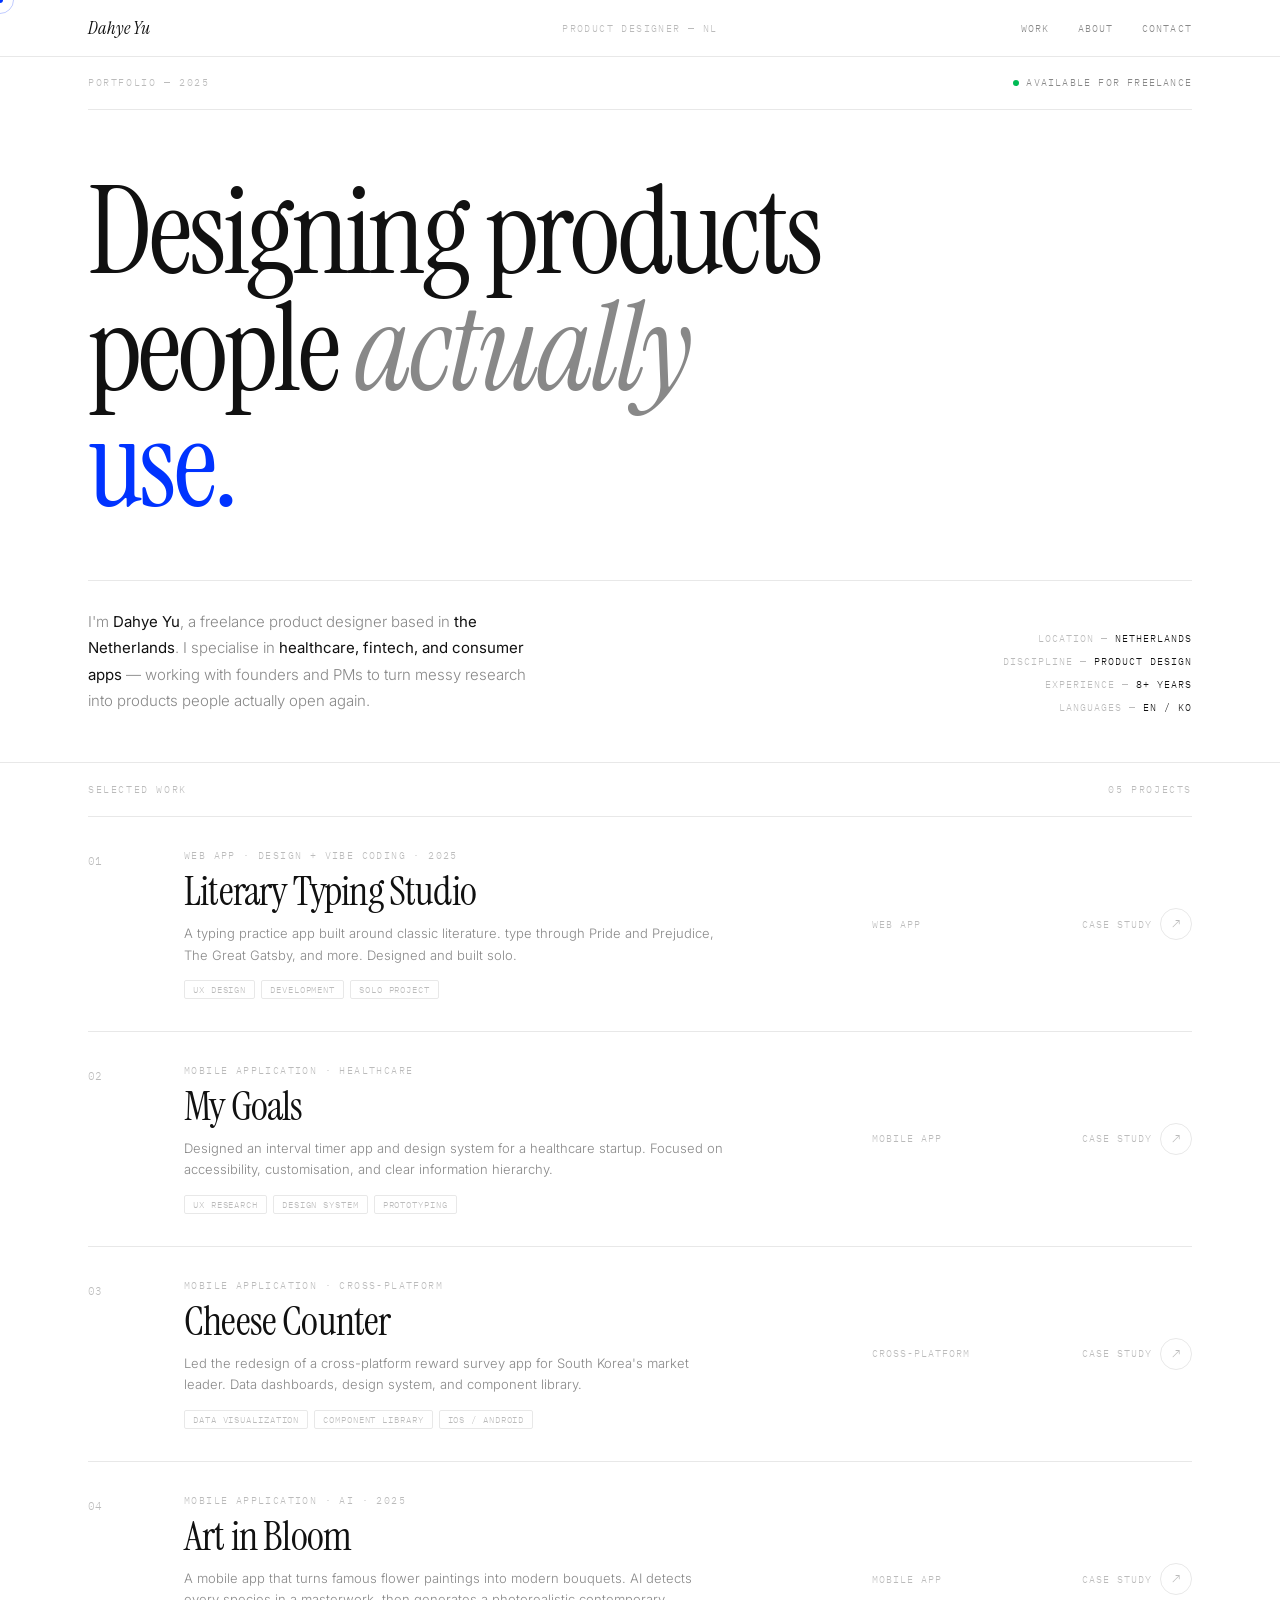
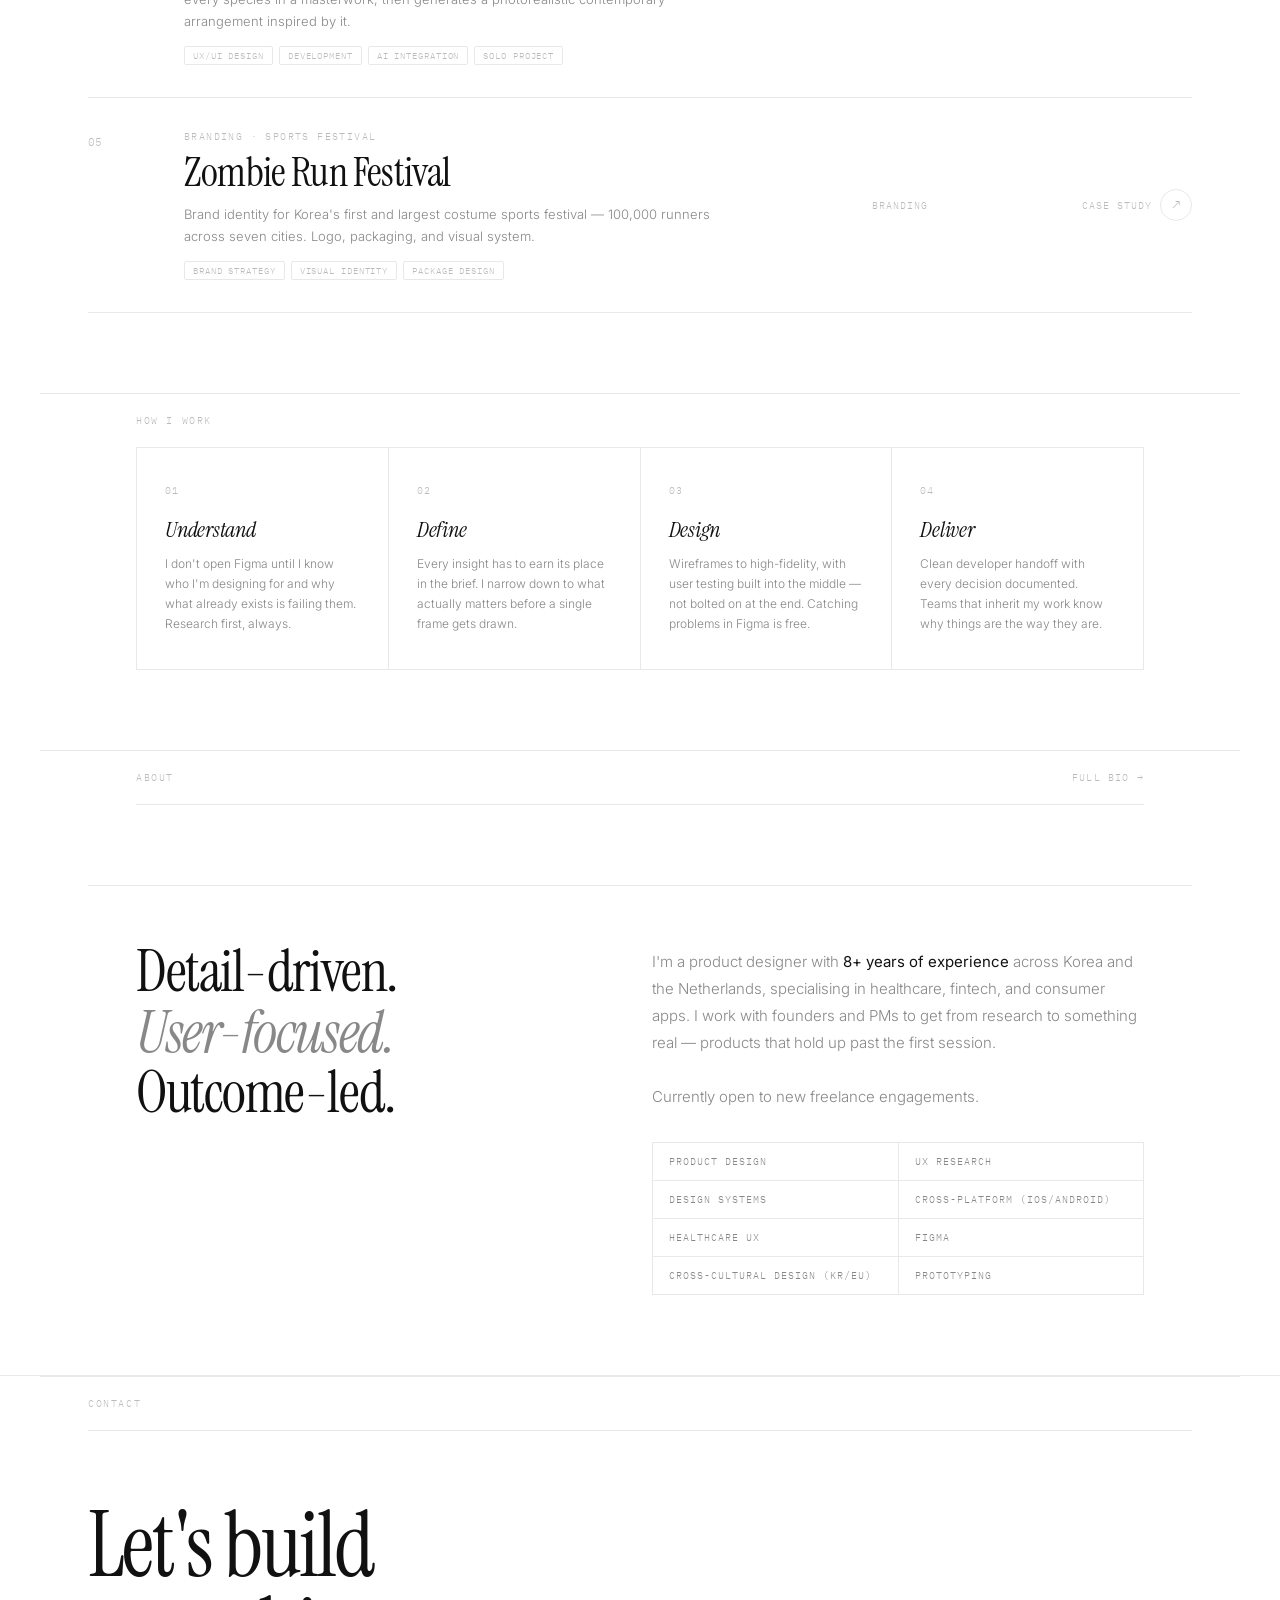
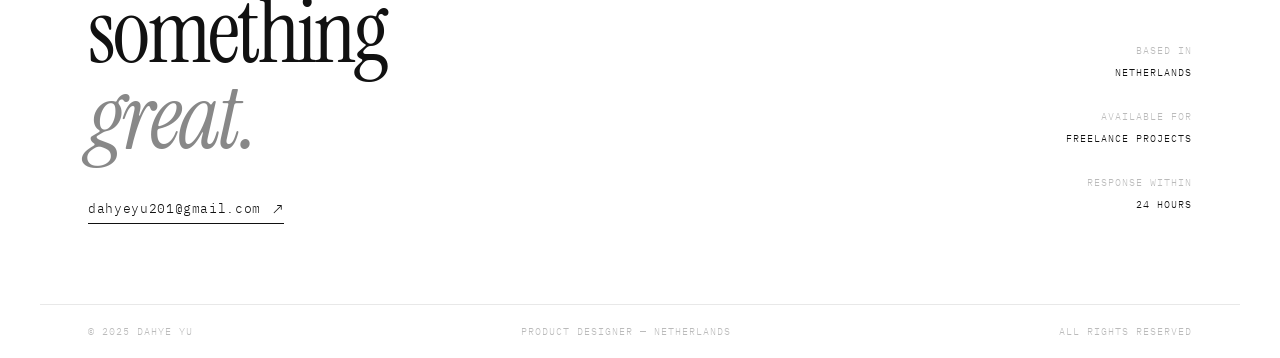
<file: index.html>
<!DOCTYPE html>
<html lang="en">
<head>
<meta charset="UTF-8">
<meta name="viewport" content="width=device-width, initial-scale=1.0">
<title>Dahye Yu — Product Designer</title>
<link rel="preconnect" href="https://fonts.googleapis.com">
<link href="https://fonts.googleapis.com/css2?family=Instrument+Serif:ital@0;1&family=Inter:wght@300;400;500&family=IBM+Plex+Mono:wght@300;400&display=swap" rel="stylesheet">
<style>
:root {
  --bg: #ffffff; --ink: #111111; --ink2: #888888; --ink3: #bbbbbb;
  --rule: #e8e8e8; --hover-bg: #f5f5f5; --accent: #0033ff;
}
*, *::before, *::after { box-sizing: border-box; margin: 0; padding: 0; }
html { scroll-behavior: smooth; }
body { background: var(--bg); color: var(--ink); font-family: 'Inter', sans-serif; font-weight: 300; overflow-x: hidden; -webkit-font-smoothing: antialiased; }

.cur { position: fixed; width: 6px; height: 6px; background: var(--accent); border-radius: 50%; pointer-events: none; z-index: 9999; transform: translate(-50%,-50%); }
.cur-ring { position: fixed; width: 28px; height: 28px; border: 1px solid rgba(0,51,255,.25); border-radius: 50%; pointer-events: none; z-index: 9998; transform: translate(-50%,-50%); transition: width .35s cubic-bezier(.16,1,.3,1), height .35s, border-color .25s; }
body:has(a:hover) .cur-ring { width: 48px; height: 48px; border-color: rgba(0,51,255,.5); }

nav { position: fixed; top: 0; left: 0; right: 0; z-index: 100; border-bottom: 1px solid var(--rule); background: rgba(255,255,255,0.94); backdrop-filter: blur(8px); }
.nav-inner { max-width: 1200px; margin: 0 auto; padding: 0 48px; height: 56px; display: grid; grid-template-columns: 1fr auto 1fr; align-items: center; }
.nav-logo { font-family: 'Instrument Serif', serif; font-style: italic; font-size: 18px; color: var(--ink); text-decoration: none; }
.nav-center { font-family: 'IBM Plex Mono', monospace; font-size: 10px; letter-spacing: 0.14em; text-transform: uppercase; color: var(--ink3); }
.nav-right { display: flex; justify-content: flex-end; gap: 28px; }
.nav-right a { font-family: 'IBM Plex Mono', monospace; font-size: 10px; letter-spacing: 0.12em; text-transform: uppercase; color: var(--ink2); text-decoration: none; transition: color .15s; }
.nav-right a:hover { color: var(--ink); }

/* HERO */
.hero { padding-top: 56px; border-bottom: 1px solid var(--rule); }
.hero-inner { max-width: 1200px; margin: 0 auto; padding: 0 48px; }
.hero-top { border-bottom: 1px solid var(--rule); padding: 20px 0; display: flex; justify-content: space-between; align-items: center; }
.hero-top-label { font-family: 'IBM Plex Mono', monospace; font-size: 10px; letter-spacing: 0.16em; text-transform: uppercase; color: var(--ink3); }
.hero-top-avail { display: flex; align-items: center; gap: 7px; font-family: 'IBM Plex Mono', monospace; font-size: 10px; letter-spacing: 0.12em; text-transform: uppercase; color: var(--ink2); }
.avail-dot { width: 6px; height: 6px; background: #00bb55; border-radius: 50%; animation: blink 2.5s ease infinite; }
@keyframes blink { 0%,100%{opacity:1} 50%{opacity:.3} }

.hero-title-wrap { padding: 64px 0 56px; border-bottom: 1px solid var(--rule); opacity: 0; animation: fadeUp .9s ease .1s forwards; }
.hero-title { font-family: 'Instrument Serif', serif; font-size: clamp(64px, 9.5vw, 128px); font-weight: 400; line-height: .96; letter-spacing: -0.03em; }
.hero-title em { font-style: italic; color: var(--ink2); }
.hero-title .blue { color: var(--accent); }

.hero-bottom { padding: 28px 0 48px; display: grid; grid-template-columns: repeat(12,1fr); gap: 0 24px; align-items: end; opacity: 0; animation: fadeUp .8s ease .3s forwards; }
.hero-desc { grid-column: 1/6; font-size: 15px; line-height: 1.75; color: var(--ink2); }
.hero-desc strong { color: var(--ink); font-weight: 400; }
.hero-meta { grid-column: 8/13; display: flex; flex-direction: column; gap: 10px; align-items: flex-end; }
.hero-meta-item { font-family: 'IBM Plex Mono', monospace; font-size: 10px; letter-spacing: 0.1em; color: var(--ink3); text-transform: uppercase; }
.hero-meta-item span { color: var(--ink); }

/* WORK */
.work { max-width: 1200px; margin: 0 auto; padding: 0 48px; }
.section-bar { padding: 20px 0; border-bottom: 1px solid var(--rule); display: flex; justify-content: space-between; align-items: center; }
.section-bar-label { font-family: 'IBM Plex Mono', monospace; font-size: 10px; letter-spacing: 0.16em; text-transform: uppercase; color: var(--ink3); }

.project-row { display: grid; grid-template-columns: 56px 1fr 160px 120px; gap: 0 40px; align-items: center; border-bottom: 1px solid var(--rule); padding: 32px 0; text-decoration: none; color: var(--ink); position: relative; transition: background .2s; cursor: none; }
.project-row::after { content: ''; position: absolute; inset: 0 -48px; background: var(--hover-bg); opacity: 0; transition: opacity .2s; z-index: -1; }
.project-row:hover::after { opacity: 1; }
.pr-num { font-family: 'IBM Plex Mono', monospace; font-size: 11px; color: var(--ink3); align-self: start; padding-top: 5px; transition: color .2s; }
.project-row:hover .pr-num { color: var(--accent); }
.pr-cat { font-family: 'IBM Plex Mono', monospace; font-size: 10px; letter-spacing: 0.14em; text-transform: uppercase; color: var(--ink3); margin-bottom: 8px; transition: color .2s; }
.project-row:hover .pr-cat { color: var(--accent); }
.pr-title { font-family: 'Instrument Serif', serif; font-size: clamp(28px, 3.2vw, 44px); font-weight: 400; line-height: 1.05; letter-spacing: -0.02em; margin-bottom: 10px; }
.pr-desc { font-size: 13px; line-height: 1.65; color: var(--ink2); max-width: 540px; transition: color .2s; }
.project-row:hover .pr-desc { color: var(--ink); }
.pr-tags { display: flex; flex-wrap: wrap; gap: 6px; margin-top: 14px; }
.pr-tag { font-family: 'IBM Plex Mono', monospace; font-size: 9px; letter-spacing: 0.1em; text-transform: uppercase; color: var(--ink3); border: 1px solid var(--rule); padding: 3px 8px; border-radius: 2px; transition: border-color .2s, color .2s; }
.project-row:hover .pr-tag { border-color: var(--accent); color: var(--accent); }
.pr-type { font-family: 'IBM Plex Mono', monospace; font-size: 10px; letter-spacing: 0.1em; text-transform: uppercase; color: var(--ink3); transition: color .2s; }
.project-row:hover .pr-type { color: var(--ink); }
.pr-cta { display: flex; align-items: center; justify-content: flex-end; gap: 8px; font-family: 'IBM Plex Mono', monospace; font-size: 10px; letter-spacing: 0.1em; text-transform: uppercase; color: var(--ink3); transition: color .2s; }
.pr-cta-arrow { width: 32px; height: 32px; border: 1px solid var(--rule); border-radius: 50%; display: flex; align-items: center; justify-content: center; font-size: 14px; transition: border-color .2s, background .2s, color .2s, transform .3s cubic-bezier(.16,1,.3,1); flex-shrink: 0; }
.project-row:hover .pr-cta { color: var(--ink); }
.project-row:hover .pr-cta-arrow { border-color: var(--accent); background: var(--accent); color: #fff; transform: rotate(-45deg); }

/* PROCESS */
.process { max-width: 1200px; margin: 80px auto 0; padding: 0 48px; border-top: 1px solid var(--rule); }
.process-grid { display: grid; grid-template-columns: repeat(4,1fr); border-left: 1px solid var(--rule); }
.process-step { border-right: 1px solid var(--rule); border-bottom: 1px solid var(--rule); padding: 36px 28px; transition: background .2s; }
.process-step:hover { background: var(--hover-bg); }
.ps-num { font-family: 'IBM Plex Mono', monospace; font-size: 10px; letter-spacing: 0.1em; color: var(--ink3); margin-bottom: 20px; }
.ps-title { font-family: 'Instrument Serif', serif; font-size: 22px; font-style: italic; line-height: 1.15; margin-bottom: 12px; letter-spacing: -0.01em; }
.ps-desc { font-size: 12px; line-height: 1.65; color: var(--ink2); }

/* ABOUT STRIP */
.about-strip { max-width: 1200px; margin: 80px auto 0; padding: 0 48px; border-top: 1px solid var(--rule); }
.about-inner { display: grid; grid-template-columns: repeat(12,1fr); gap: 0 24px; padding: 56px 0 80px; }
.about-title-col { grid-column: 1/6; }
.about-title { font-family: 'Instrument Serif', serif; font-size: clamp(36px,4.5vw,60px); font-weight: 400; line-height: 1.05; letter-spacing: -0.025em; }
.about-title em { font-style: italic; color: var(--ink2); }
.about-body-col { grid-column: 7/13; padding-top: 6px; }
.about-body { font-size: 15px; line-height: 1.8; color: var(--ink2); margin-bottom: 32px; }
.about-body strong { color: var(--ink); font-weight: 400; }
.skills-grid { display: grid; grid-template-columns: 1fr 1fr; gap: 0; border-top: 1px solid var(--rule); border-left: 1px solid var(--rule); }
.skill-cell { border-right: 1px solid var(--rule); border-bottom: 1px solid var(--rule); padding: 12px 16px; font-family: 'IBM Plex Mono', monospace; font-size: 10px; letter-spacing: 0.1em; text-transform: uppercase; color: var(--ink2); transition: background .15s, color .15s; cursor: default; }
.skill-cell:hover { background: var(--ink); color: var(--bg); }

/* CONTACT STRIP */
.contact-strip { border-top: 1px solid var(--rule); margin-top: 0; }
.contact-strip-inner { max-width: 1200px; margin: 0 auto; padding: 72px 48px 80px; display: grid; grid-template-columns: repeat(12,1fr); gap: 0 24px; align-items: end; }
.contact-left { grid-column: 1/9; }
.contact-title { font-family: 'Instrument Serif', serif; font-size: clamp(48px,7vw,96px); font-weight: 400; line-height: .96; letter-spacing: -0.03em; margin-bottom: 36px; }
.contact-title em { font-style: italic; color: var(--ink2); }
.contact-email-link { display: inline-flex; align-items: center; gap: 12px; font-family: 'IBM Plex Mono', monospace; font-size: 13px; letter-spacing: 0.05em; color: var(--ink); text-decoration: none; border-bottom: 1px solid var(--ink); padding-bottom: 4px; transition: color .2s, border-color .2s; }
.contact-email-link:hover { color: var(--accent); border-color: var(--accent); }
.contact-email-link::after { content: '↗'; font-size: 16px; }
.contact-right { grid-column: 10/13; display: flex; flex-direction: column; gap: 6px; align-items: flex-end; padding-bottom: 8px; }
.contact-info { font-family: 'IBM Plex Mono', monospace; font-size: 10px; letter-spacing: 0.1em; text-transform: uppercase; color: var(--ink3); text-align: right; line-height: 2.2; }

footer { border-top: 1px solid var(--rule); max-width: 1200px; margin: 0 auto; padding: 20px 48px; display: flex; justify-content: space-between; align-items: center; }
footer span { font-family: 'IBM Plex Mono', monospace; font-size: 10px; letter-spacing: 0.1em; text-transform: uppercase; color: var(--ink3); }

.reveal { opacity: 0; transform: translateY(20px); transition: opacity .65s ease, transform .65s cubic-bezier(.16,1,.3,1); }
.reveal.in { opacity: 1; transform: none; }
@keyframes fadeUp { from{opacity:0;transform:translateY(24px)} to{opacity:1;transform:none} }

@media(max-width:768px){
  .nav-inner,.work,.process,.about-strip,.contact-strip-inner{padding:0 20px}
  .nav-center{display:none}
  .hero-inner{padding:0 20px}
  .hero-bottom{grid-template-columns:1fr}
  .hero-desc{grid-column:1/-1}
  .hero-meta{grid-column:1/-1;align-items:flex-start;margin-top:24px}
  .project-row{grid-template-columns:40px 1fr}
  .pr-type,.pr-cta{display:none}
  .process-grid{grid-template-columns:1fr 1fr}
  .about-inner{grid-template-columns:1fr}
  .about-title-col,.about-body-col{grid-column:1/-1}
  .about-body-col{margin-top:32px}
  .contact-strip-inner{grid-template-columns:1fr}
  .contact-left,.contact-right{grid-column:1/-1}
  .contact-right{align-items:flex-start;margin-top:32px}
  footer{flex-direction:column;gap:8px;text-align:center;padding:20px}
}
</style>
</head>
<body>
<div class="cur" id="cur"></div>
<div class="cur-ring" id="cur-ring"></div>

<nav>
  <div class="nav-inner">
    <a href="index.html" class="nav-logo">Dahye Yu</a>
    <span class="nav-center">Product Designer — NL</span>
    <div class="nav-right">
      <a href="index.html#work">Work</a>
      <a href="about.html">About</a>
      <a href="contact.html">Contact</a>
    </div>
  </div>
</nav>

<section class="hero">
  <div class="hero-inner">
    <div class="hero-top">
      <span class="hero-top-label">Portfolio — 2025</span>
      <span class="hero-top-avail"><span class="avail-dot"></span>Available for freelance</span>
    </div>
    <div class="hero-title-wrap">
      <h1 class="hero-title">
        Designing products<br>
        people <em>actually</em><br>
        <span class="blue">use.</span>
      </h1>
    </div>
    <div class="hero-bottom">
      <p class="hero-desc">
        I'm <strong>Dahye Yu</strong>, a freelance product designer based in <strong>the Netherlands</strong>. I specialise in <strong>healthcare, fintech, and consumer apps</strong> — working with founders and PMs to turn messy research into products people actually open again.
      </p>
      <div class="hero-meta">
        <span class="hero-meta-item">Location — <span>Netherlands</span></span>
        <span class="hero-meta-item">Discipline — <span>Product Design</span></span>
        <span class="hero-meta-item">Experience — <span>8+ years</span></span>
        <span class="hero-meta-item">Languages — <span>EN / KO</span></span>
      </div>
    </div>
  </div>
</section>

<section id="work">
  <div class="work">
    <div class="section-bar">
      <span class="section-bar-label">Selected Work</span>
      <span class="section-bar-label">05 Projects</span>
    </div>

    <a href="lit-typing.html" class="project-row reveal">
      <span class="pr-num">01</span>
      <div class="pr-main">
        <div class="pr-cat">Web App · Design + Vibe Coding · 2025</div>
        <div class="pr-title">Literary Typing Studio</div>
        <div class="pr-desc">A typing practice app built around classic literature. type through Pride and Prejudice, The Great Gatsby, and more. Designed and built solo.</div>
        <div class="pr-tags"><span class="pr-tag">UX Design</span><span class="pr-tag">Development</span><span class="pr-tag">Solo Project</span></div>
      </div>
      <span class="pr-type">Web App</span>
      <span class="pr-cta">Case Study <span class="pr-cta-arrow">↗</span></span>
    </a>

    <a href="mygoals.html" class="project-row reveal">
      <span class="pr-num">02</span>
      <div class="pr-main">
        <div class="pr-cat">Mobile Application · Healthcare</div>
        <div class="pr-title">My Goals</div>
        <div class="pr-desc">Designed an interval timer app and design system for a healthcare startup. Focused on accessibility, customisation, and clear information hierarchy.</div>
        <div class="pr-tags">
          <span class="pr-tag">UX Research</span>
          <span class="pr-tag">Design System</span>
          <span class="pr-tag">Prototyping</span>
        </div>
      </div>
      <span class="pr-type">Mobile App</span>
      <span class="pr-cta">Case Study <span class="pr-cta-arrow">↗</span></span>
    </a>

    <a href="cheese-counter.html" class="project-row reveal">
      <span class="pr-num">03</span>
      <div class="pr-main">
        <div class="pr-cat">Mobile Application · Cross-Platform</div>
        <div class="pr-title">Cheese Counter</div>
        <div class="pr-desc">Led the redesign of a cross-platform reward survey app for South Korea's market leader. Data dashboards, design system, and component library.</div>
        <div class="pr-tags">
          <span class="pr-tag">Data Visualization</span>
          <span class="pr-tag">Component Library</span>
          <span class="pr-tag">iOS / Android</span>
        </div>
      </div>
      <span class="pr-type">Cross-Platform</span>
      <span class="pr-cta">Case Study <span class="pr-cta-arrow">↗</span></span>
    </a>

    <a href="art-in-bloom.html" class="project-row reveal">
      <span class="pr-num">04</span>
      <div class="pr-main">
        <div class="pr-cat">Mobile Application · AI · 2025</div>
        <div class="pr-title">Art in Bloom</div>
        <div class="pr-desc">A mobile app that turns famous flower paintings into modern bouquets. AI detects every species in a masterwork, then generates a photorealistic contemporary arrangement inspired by it.</div>
        <div class="pr-tags">
          <span class="pr-tag">UX/UI Design</span>
          <span class="pr-tag">Development</span>
          <span class="pr-tag">AI Integration</span>
          <span class="pr-tag">Solo Project</span>
        </div>
      </div>
      <span class="pr-type">Mobile App</span>
      <span class="pr-cta">Case Study <span class="pr-cta-arrow">↗</span></span>
    </a>

    <a href="zombie-run.html" class="project-row reveal">
      <span class="pr-num">05</span>
      <div class="pr-main">
        <div class="pr-cat">Branding · Sports Festival</div>
        <div class="pr-title">Zombie Run Festival</div>
        <div class="pr-desc">Brand identity for Korea's first and largest costume sports festival — 100,000 runners across seven cities. Logo, packaging, and visual system.</div>
        <div class="pr-tags">
          <span class="pr-tag">Brand Strategy</span>
          <span class="pr-tag">Visual Identity</span>
          <span class="pr-tag">Package Design</span>
        </div>
      </div>
      <span class="pr-type">Branding</span>
      <span class="pr-cta">Case Study <span class="pr-cta-arrow">↗</span></span>
    </a>

  </div>
</section>

<section class="process reveal">
  <div class="work">
    <div class="section-bar"><span class="section-bar-label">How I Work</span></div>
  </div>
  <div style="max-width:1200px;margin:0 auto;padding:0 48px;">
    <div class="process-grid">
      <div class="process-step"><div class="ps-num">01</div><div class="ps-title">Understand</div><div class="ps-desc">I don't open Figma until I know who I'm designing for and why what already exists is failing them. Research first, always.</div></div>
      <div class="process-step"><div class="ps-num">02</div><div class="ps-title">Define</div><div class="ps-desc">Every insight has to earn its place in the brief. I narrow down to what actually matters before a single frame gets drawn.</div></div>
      <div class="process-step"><div class="ps-num">03</div><div class="ps-title">Design</div><div class="ps-desc">Wireframes to high-fidelity, with user testing built into the middle — not bolted on at the end. Catching problems in Figma is free.</div></div>
      <div class="process-step"><div class="ps-num">04</div><div class="ps-title">Deliver</div><div class="ps-desc">Clean developer handoff with every decision documented. Teams that inherit my work know why things are the way they are.</div></div>
    </div>
  </div>
</section>

<section class="about-strip reveal">
  <div style="max-width:1200px;margin:0 auto;padding:0 48px;">
    <div class="section-bar"><span class="section-bar-label">About</span><a href="about.html" style="font-family:'IBM Plex Mono',monospace;font-size:10px;letter-spacing:0.12em;text-transform:uppercase;color:var(--ink3);text-decoration:none;" onmouseover="this.style.color='var(--ink)'" onmouseout="this.style.color='var(--ink3)'">Full Bio →</a></div>
  </div>
  <div class="about-strip">
    <div class="about-inner">
      <div class="about-title-col">
        <h2 class="about-title">Detail-driven.<br><em>User-focused.</em><br>Outcome-led.</h2>
      </div>
      <div class="about-body-col">
        <p class="about-body">I'm a product designer with <strong>8+ years of experience</strong> across Korea and the Netherlands, specialising in healthcare, fintech, and consumer apps. I work with founders and PMs to get from research to something real — products that hold up past the first session.<br><br>Currently open to new freelance engagements.</p>
        <div class="skills-grid">
          <div class="skill-cell">Product Design</div><div class="skill-cell">UX Research</div>
          <div class="skill-cell">Design Systems</div><div class="skill-cell">Cross-platform (iOS/Android)</div>
          <div class="skill-cell">Healthcare UX</div><div class="skill-cell">Figma</div>
          <div class="skill-cell">Cross-cultural Design (KR/EU)</div><div class="skill-cell">Prototyping</div>
        </div>
      </div>
    </div>
  </div>
</section>

<section class="contact-strip reveal">
  <div style="max-width:1200px;margin:0 auto;padding:0 48px;border-top:1px solid var(--rule);">
    <div class="section-bar"><span class="section-bar-label">Contact</span></div>
  </div>
  <div class="contact-strip-inner">
    <div class="contact-left">
      <h2 class="contact-title">Let's build<br>something<br><em>great.</em></h2>
      <a href="mailto:dahyeyu201@gmail.com" class="contact-email-link">dahyeyu201@gmail.com</a>
    </div>
    <div class="contact-right">
      <div class="contact-info">Based in<br><span style="color:#111">Netherlands</span><br><br>Available for<br><span style="color:#111">Freelance Projects</span><br><br>Response within<br><span style="color:#111">24 hours</span></div>
    </div>
  </div>
</section>

<footer>
  <span>© 2025 Dahye Yu</span>
  <span>Product Designer — Netherlands</span>
  <span>All rights reserved</span>
</footer>

<script>
const cur=document.getElementById('cur'),ring=document.getElementById('cur-ring');
let mx=0,my=0,rx=0,ry=0;
document.addEventListener('mousemove',e=>{mx=e.clientX;my=e.clientY;cur.style.left=mx+'px';cur.style.top=my+'px';});
(function loop(){rx+=(mx-rx)*.11;ry+=(my-ry)*.11;ring.style.left=rx+'px';ring.style.top=ry+'px';requestAnimationFrame(loop);})();
const io=new IntersectionObserver(es=>es.forEach((e,i)=>{if(e.isIntersecting)setTimeout(()=>e.target.classList.add('in'),i*70);}),{threshold:.08});
document.querySelectorAll('.reveal').forEach(el=>io.observe(el));
</script>
</body>
</html>
</file>
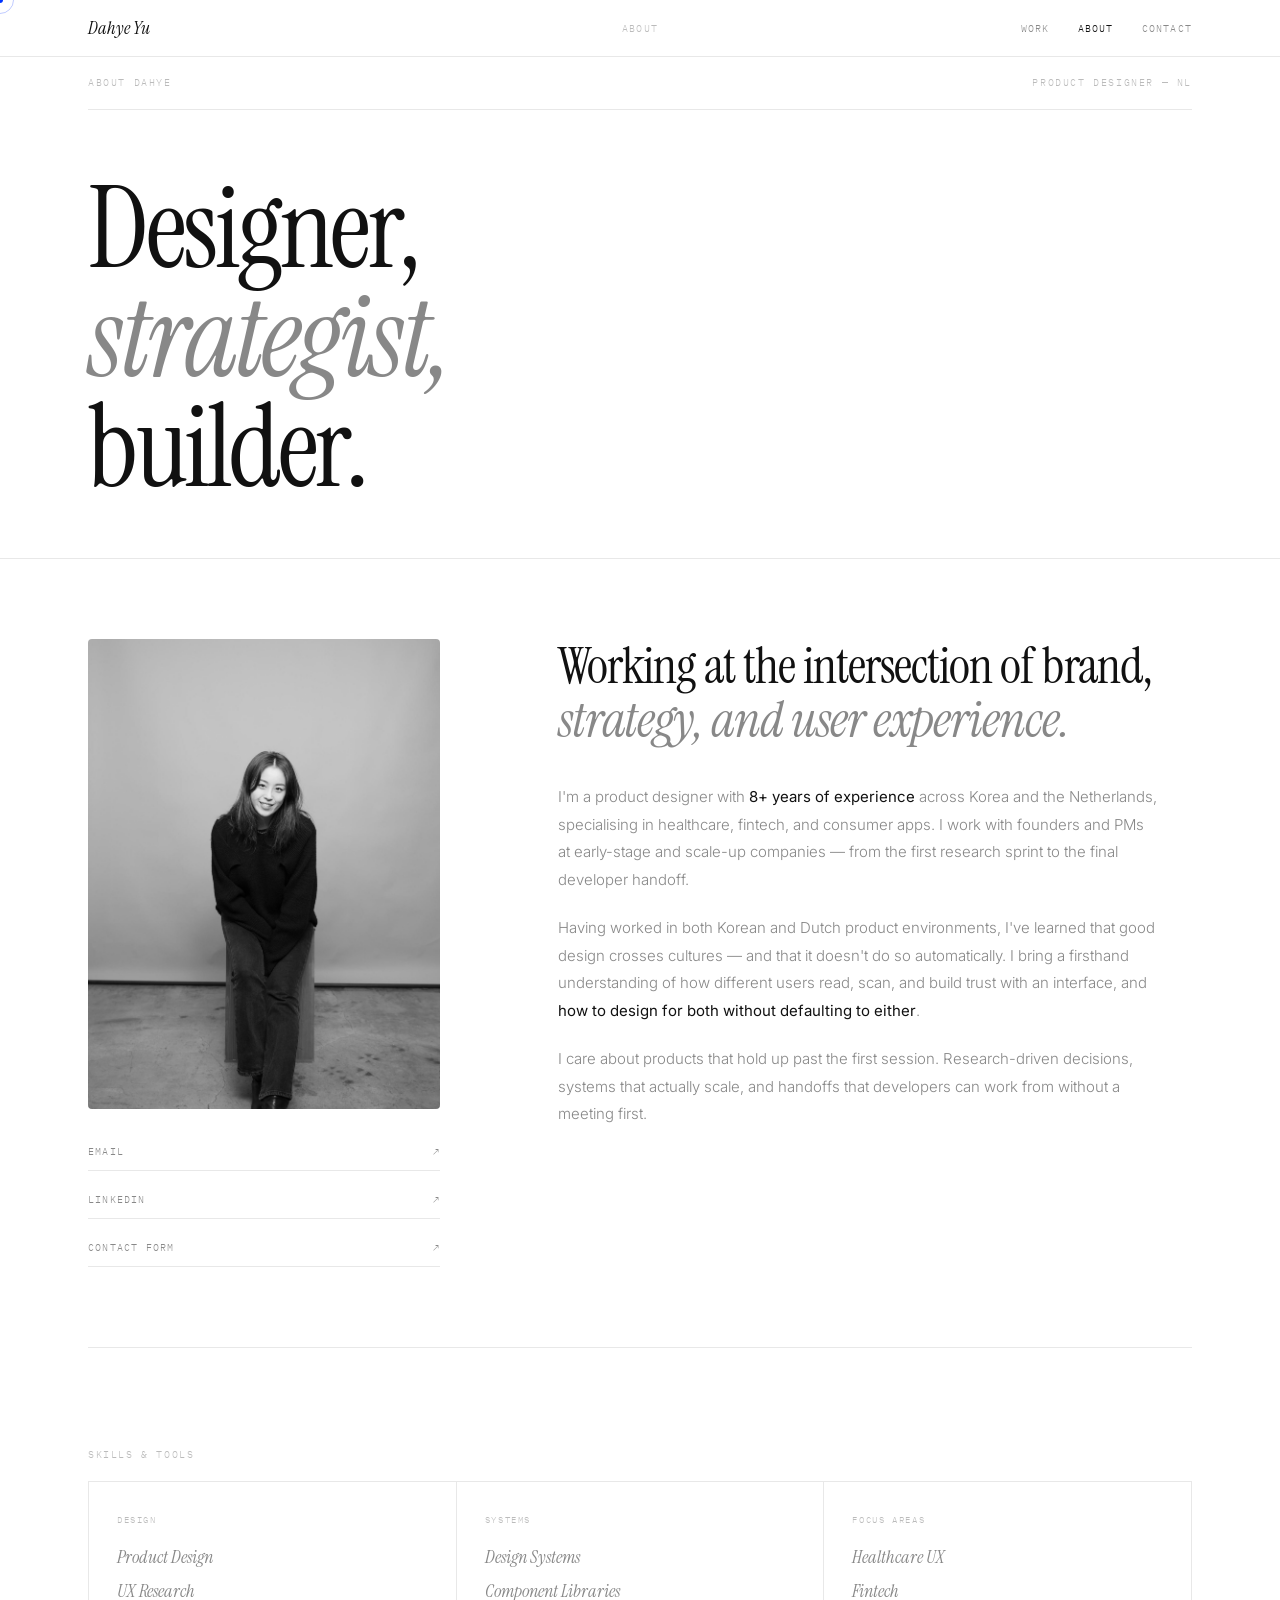
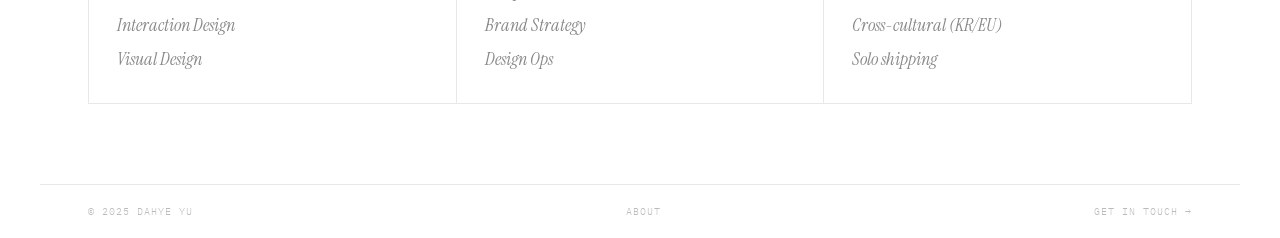
<file: about.html>
<!DOCTYPE html>
<html lang="en">
<head>
<meta charset="UTF-8">
<meta name="viewport" content="width=device-width, initial-scale=1.0">
<title>About — Dahye Yu</title>
<link rel="preconnect" href="https://fonts.googleapis.com">
<link href="https://fonts.googleapis.com/css2?family=Instrument+Serif:ital@0;1&family=Inter:wght@300;400;500&family=IBM+Plex+Mono:wght@300;400&display=swap" rel="stylesheet">
<style>
:root{--bg:#ffffff;--ink:#111111;--ink2:#888888;--ink3:#bbbbbb;--rule:#e8e8e8;--hover-bg:#f5f5f5;--accent:#0033ff;}
*,*::before,*::after{box-sizing:border-box;margin:0;padding:0;}
html{scroll-behavior:smooth;}
body{background:var(--bg);color:var(--ink);font-family:'Inter',sans-serif;font-weight:300;overflow-x:hidden;-webkit-font-smoothing:antialiased;}
.cur{position:fixed;width:6px;height:6px;background:var(--accent);border-radius:50%;pointer-events:none;z-index:9999;transform:translate(-50%,-50%);}
.cur-ring{position:fixed;width:28px;height:28px;border:1px solid rgba(0,51,255,.25);border-radius:50%;pointer-events:none;z-index:9998;transform:translate(-50%,-50%);transition:width .35s cubic-bezier(.16,1,.3,1),height .35s,border-color .25s;}
body:has(a:hover) .cur-ring{width:48px;height:48px;border-color:rgba(0,51,255,.5);}
nav{position:fixed;top:0;left:0;right:0;z-index:100;border-bottom:1px solid var(--rule);background:rgba(255,255,255,0.94);backdrop-filter:blur(8px);}
.nav-inner{max-width:1200px;margin:0 auto;padding:0 48px;height:56px;display:grid;grid-template-columns:1fr auto 1fr;align-items:center;}
.nav-logo{font-family:'Instrument Serif',serif;font-style:italic;font-size:18px;color:var(--ink);text-decoration:none;}
.nav-center{font-family:'IBM Plex Mono',monospace;font-size:10px;letter-spacing:0.14em;text-transform:uppercase;color:var(--ink3);}
.nav-right{display:flex;justify-content:flex-end;gap:28px;}
.nav-right a{font-family:'IBM Plex Mono',monospace;font-size:10px;letter-spacing:0.12em;text-transform:uppercase;color:var(--ink2);text-decoration:none;transition:color .15s;}
.nav-right a:hover,.nav-right a.active{color:var(--ink);}
.wrap{max-width:1200px;margin:0 auto;padding:0 48px;}
.page-hero{padding-top:56px;border-bottom:1px solid var(--rule);}
.page-top{padding:20px 0;border-bottom:1px solid var(--rule);display:flex;justify-content:space-between;}
.page-label{font-family:'IBM Plex Mono',monospace;font-size:10px;letter-spacing:0.16em;text-transform:uppercase;color:var(--ink3);}
.page-title-block{padding:64px 0 56px;opacity:0;animation:fadeUp .9s ease .1s forwards;}
.page-title{font-family:'Instrument Serif',serif;font-size:clamp(56px,9vw,120px);font-weight:400;line-height:.95;letter-spacing:-0.03em;}
.page-title em{font-style:italic;color:var(--ink2);}
@keyframes fadeUp{from{opacity:0;transform:translateY(24px)}to{opacity:1;transform:none}}

/* ABOUT BODY */
.about-body-wrap{padding:80px 0;}
.about-main-grid{display:grid;grid-template-columns:repeat(12,1fr);gap:0 24px;border-bottom:1px solid var(--rule);padding-bottom:80px;margin-bottom:80px;}
.about-col-left{grid-column:1/5;}
.about-sticky{position:sticky;top:80px;}
.about-portrait{background:var(--hover-bg);border:1px solid var(--rule);border-radius:4px;aspect-ratio:3/4;display:flex;align-items:center;justify-content:center;margin-bottom:24px;}
.about-portrait-label{font-family:'IBM Plex Mono',monospace;font-size:10px;letter-spacing:0.12em;text-transform:uppercase;color:var(--ink3);}
.about-socials{display:flex;flex-direction:column;gap:10px;}
.about-social-link{display:flex;align-items:center;justify-content:space-between;padding:12px 0;border-bottom:1px solid var(--rule);font-family:'IBM Plex Mono',monospace;font-size:10px;letter-spacing:0.12em;text-transform:uppercase;color:var(--ink2);text-decoration:none;transition:color .15s;}
.about-social-link:hover{color:var(--accent);}
.about-social-link::after{content:'↗';}

.about-col-right{grid-column:6/13;}
.about-bio-title{font-family:'Instrument Serif',serif;font-size:clamp(32px,4vw,52px);font-weight:400;line-height:1.05;letter-spacing:-0.02em;margin-bottom:36px;}
.about-bio-title em{font-style:italic;color:var(--ink2);}
.about-bio-text{font-size:15px;line-height:1.85;color:var(--ink2);max-width:600px;}
.about-bio-text strong{color:var(--ink);font-weight:400;}
.about-bio-text+.about-bio-text{margin-top:20px;}

/* EXPERIENCE */
.section-bar{padding:20px 0;border-bottom:1px solid var(--rule);display:flex;justify-content:space-between;}
.section-bar-label{font-family:'IBM Plex Mono',monospace;font-size:10px;letter-spacing:0.16em;text-transform:uppercase;color:var(--ink3);}
.exp-row{display:grid;grid-template-columns:160px 1fr auto;gap:0 40px;align-items:start;border-bottom:1px solid var(--rule);padding:28px 0;}
.exp-year{font-family:'IBM Plex Mono',monospace;font-size:10px;letter-spacing:0.1em;color:var(--ink3);padding-top:4px;}
.exp-title{font-family:'Instrument Serif',serif;font-size:22px;font-weight:400;letter-spacing:-0.01em;margin-bottom:6px;}
.exp-company{font-family:'IBM Plex Mono',monospace;font-size:10px;letter-spacing:0.1em;text-transform:uppercase;color:var(--ink3);margin-bottom:10px;}
.exp-desc{font-size:13px;line-height:1.65;color:var(--ink2);max-width:480px;}
.exp-tag{font-family:'IBM Plex Mono',monospace;font-size:9px;letter-spacing:0.1em;text-transform:uppercase;color:var(--ink3);border:1px solid var(--rule);padding:4px 10px;border-radius:2px;white-space:nowrap;align-self:start;margin-top:4px;}

/* SKILLS GRID */
.skills-section{margin-top:80px;}
.skills-big-grid{display:grid;grid-template-columns:repeat(3,1fr);border-left:1px solid var(--rule);}
.skill-group{border-right:1px solid var(--rule);border-bottom:1px solid var(--rule);padding:32px 28px;}
.skill-group-title{font-family:'IBM Plex Mono',monospace;font-size:9px;letter-spacing:0.18em;text-transform:uppercase;color:var(--ink3);margin-bottom:20px;}
.skill-list{display:flex;flex-direction:column;gap:10px;}
.skill-item{font-family:'Instrument Serif',serif;font-size:18px;font-style:italic;color:var(--ink2);transition:color .15s;cursor:default;}
.skill-item:hover{color:var(--ink);}

footer{border-top:1px solid var(--rule);max-width:1200px;margin:0 auto;padding:20px 48px;display:flex;justify-content:space-between;align-items:center;}
footer span{font-family:'IBM Plex Mono',monospace;font-size:10px;letter-spacing:0.1em;text-transform:uppercase;color:var(--ink3);}
.reveal{opacity:0;transform:translateY(20px);transition:opacity .65s ease,transform .65s cubic-bezier(.16,1,.3,1);}
.reveal.in{opacity:1;transform:none;}

@media(max-width:768px){
  .nav-inner,.wrap{padding:0 20px;}
  .nav-center{display:none;}
  .about-main-grid{grid-template-columns:1fr;}
  .about-col-left,.about-col-right{grid-column:1/-1;}
  .about-col-left{margin-bottom:48px;}
  .about-sticky{position:static;}
  .exp-row{grid-template-columns:1fr;gap:12px;}
  .exp-year{padding-top:0;}
  .exp-tag{align-self:auto;}
  .skills-big-grid{grid-template-columns:1fr 1fr;}
  footer{flex-direction:column;gap:8px;text-align:center;padding:20px;}
}
</style>
</head>
<body>
<div class="cur" id="cur"></div>
<div class="cur-ring" id="cur-ring"></div>

<nav>
  <div class="nav-inner">
    <a href="index.html" class="nav-logo">Dahye Yu</a>
    <span class="nav-center">About</span>
    <div class="nav-right">
      <a href="index.html#work">Work</a>
      <a href="about.html" class="active">About</a>
      <a href="contact.html">Contact</a>
    </div>
  </div>
</nav>

<section class="page-hero">
  <div class="wrap">
    <div class="page-top">
      <span class="page-label">About Dahye</span>
      <span class="page-label">Product Designer — NL</span>
    </div>
    <div class="page-title-block">
      <h1 class="page-title">
        Designer,<br>
        <em>strategist,</em><br>
        builder.
      </h1>
    </div>
  </div>
</section>

<div class="wrap">
  <div class="about-body-wrap">

    <div class="about-main-grid reveal">
      <div class="about-col-left">
        <div class="about-sticky">
          <div class="about-portrait" style="background:none;border:none;display:block;padding:0;">
            <img src="images/dahye-photo.jpg" style="width:100%;display:block;border-radius:4px;aspect-ratio:3/4;object-fit:cover;" alt="Dahye Yu">
          </div>
          <div class="about-socials">
            <a href="mailto:dahyeyu201@gmail.com" class="about-social-link">Email</a>
            <a href="https://www.linkedin.com/in/yudahye/" target="_blank" class="about-social-link">LinkedIn</a>
            <a href="contact.html" class="about-social-link">Contact Form</a>
          </div>
        </div>
      </div>
      <div class="about-col-right">
        <h2 class="about-bio-title">
          Working at the intersection of brand,<br>
          <em>strategy, and user experience.</em>
        </h2>
        <p class="about-bio-text">I'm a product designer with <strong>8+ years of experience</strong> across Korea and the Netherlands, specialising in healthcare, fintech, and consumer apps. I work with founders and PMs at early-stage and scale-up companies — from the first research sprint to the final developer handoff.</p>
        <p class="about-bio-text">Having worked in both Korean and Dutch product environments, I've learned that good design crosses cultures — and that it doesn't do so automatically. I bring a firsthand understanding of how different users read, scan, and build trust with an interface, and <strong>how to design for both without defaulting to either</strong>.</p>
        <p class="about-bio-text">I care about products that hold up past the first session. Research-driven decisions, systems that actually scale, and handoffs that developers can work from without a meeting first.</p>
      </div>
    </div>

    <!-- SKILLS -->
    <div class="skills-section reveal">
      <div class="section-bar"><span class="section-bar-label">Skills & Tools</span></div>
      <div class="skills-big-grid">
        <div class="skill-group">
          <div class="skill-group-title">Design</div>
          <div class="skill-list">
            <span class="skill-item">Product Design</span>
            <span class="skill-item">UX Research</span>
            <span class="skill-item">Interaction Design</span>
            <span class="skill-item">Visual Design</span>
          </div>
        </div>
        <div class="skill-group">
          <div class="skill-group-title">Systems</div>
          <div class="skill-list">
            <span class="skill-item">Design Systems</span>
            <span class="skill-item">Component Libraries</span>
            <span class="skill-item">Brand Strategy</span>
            <span class="skill-item">Design Ops</span>
          </div>
        </div>
        <div class="skill-group">
          <div class="skill-group-title">Focus Areas</div>
          <div class="skill-list">
            <span class="skill-item">Healthcare UX</span>
            <span class="skill-item">Fintech</span>
            <span class="skill-item">Cross-cultural (KR/EU)</span>
            <span class="skill-item">Solo shipping</span>
          </div>
        </div>
      </div>
    </div>

  </div>
</div>

<footer>
  <span>© 2025 Dahye Yu</span>
  <span>About</span>
  <span><a href="contact.html" style="color:var(--ink3);text-decoration:none;">Get in touch →</a></span>
</footer>

<script>
const cur=document.getElementById('cur'),ring=document.getElementById('cur-ring');
let mx=0,my=0,rx=0,ry=0;
document.addEventListener('mousemove',e=>{mx=e.clientX;my=e.clientY;cur.style.left=mx+'px';cur.style.top=my+'px';});
(function loop(){rx+=(mx-rx)*.11;ry+=(my-ry)*.11;ring.style.left=rx+'px';ring.style.top=ry+'px';requestAnimationFrame(loop);})();
const io=new IntersectionObserver(es=>es.forEach((e,i)=>{if(e.isIntersecting)setTimeout(()=>e.target.classList.add('in'),i*70);}),{threshold:.08});
document.querySelectorAll('.reveal').forEach(el=>io.observe(el));
</script>
</body>
</html>
</file>
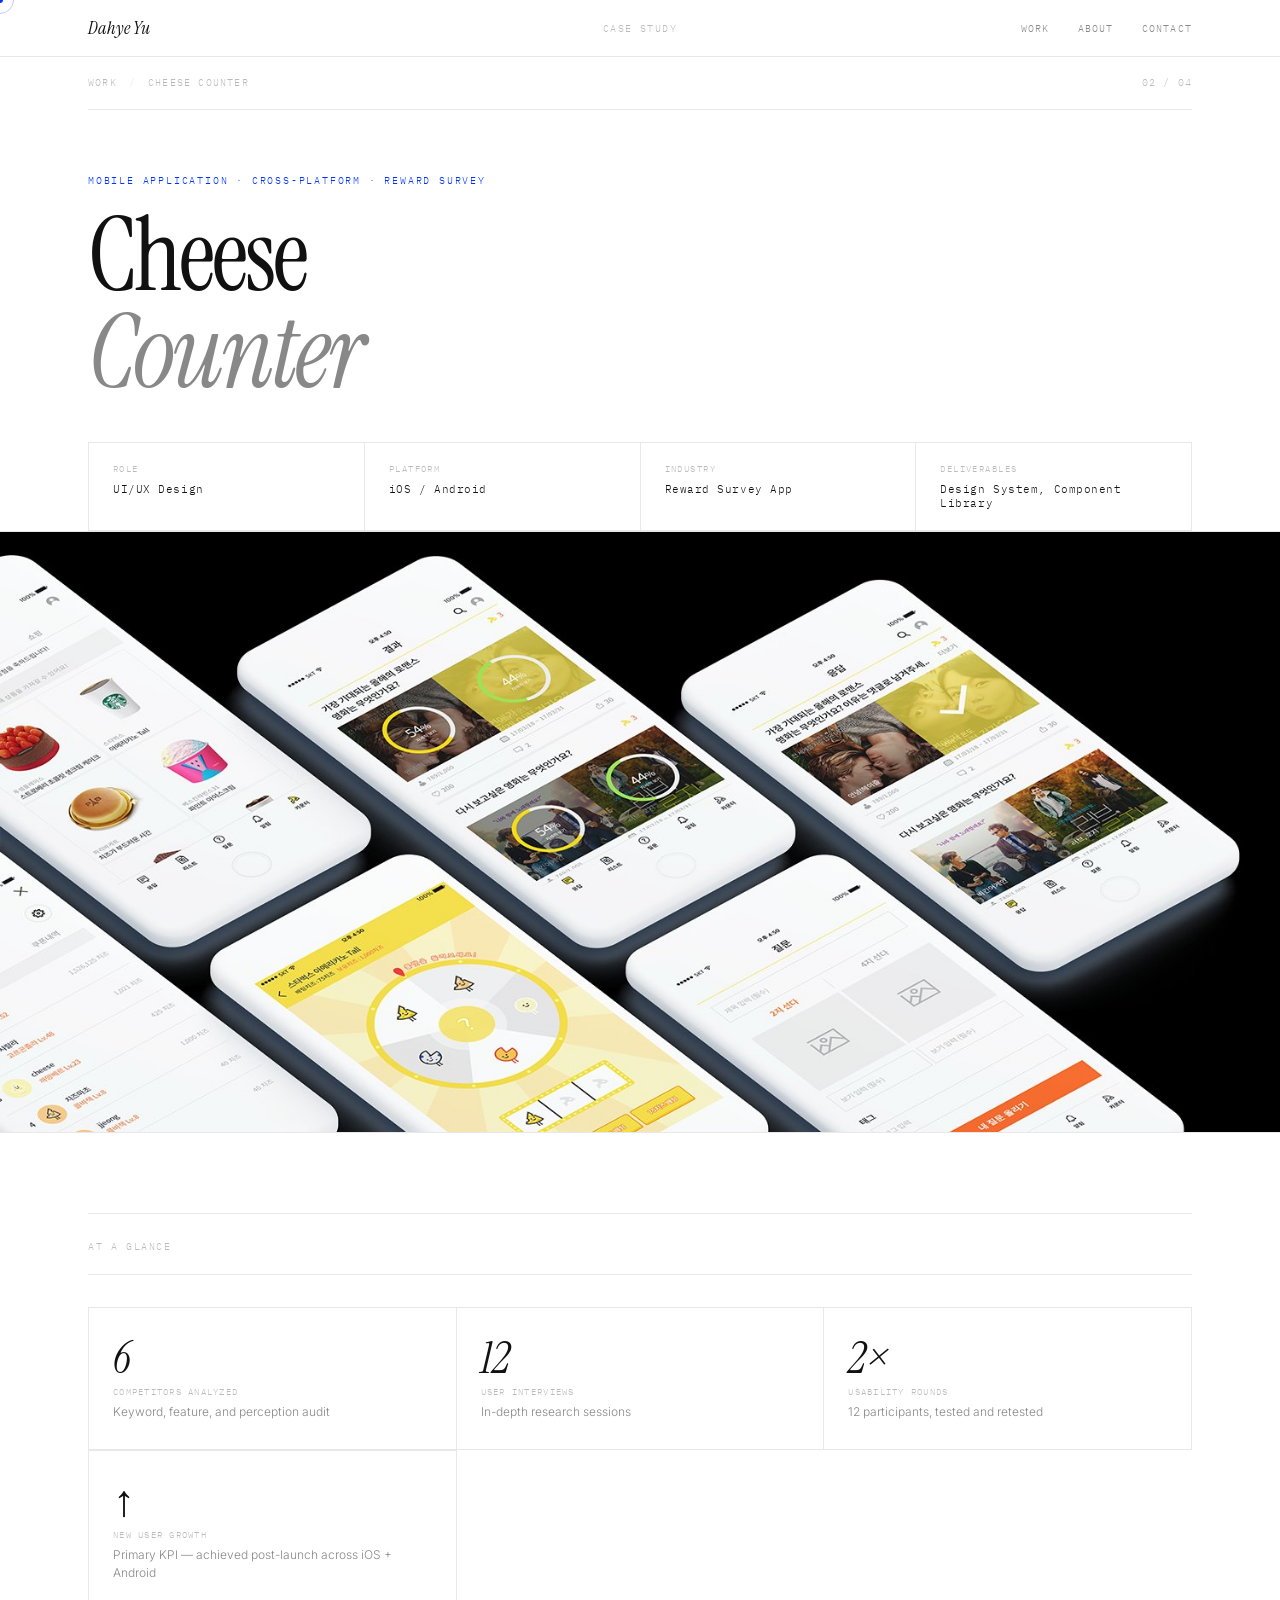
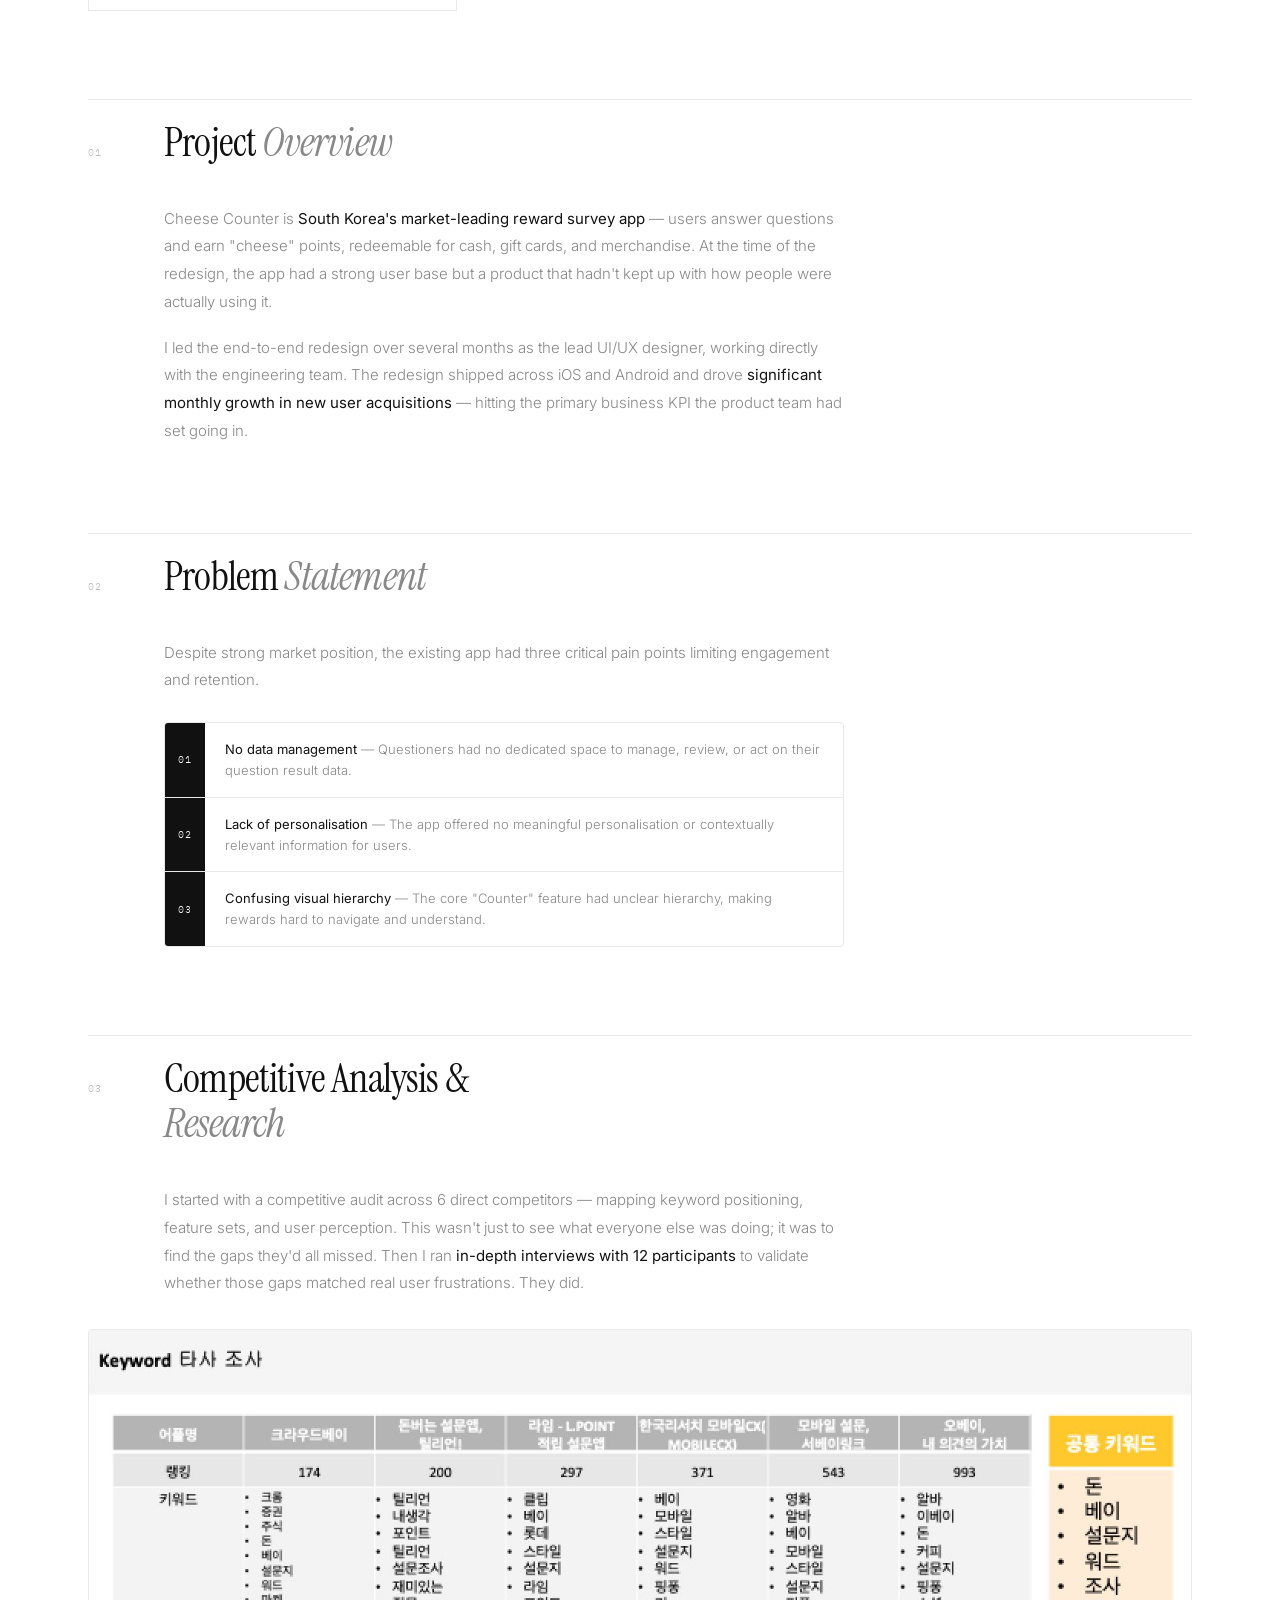
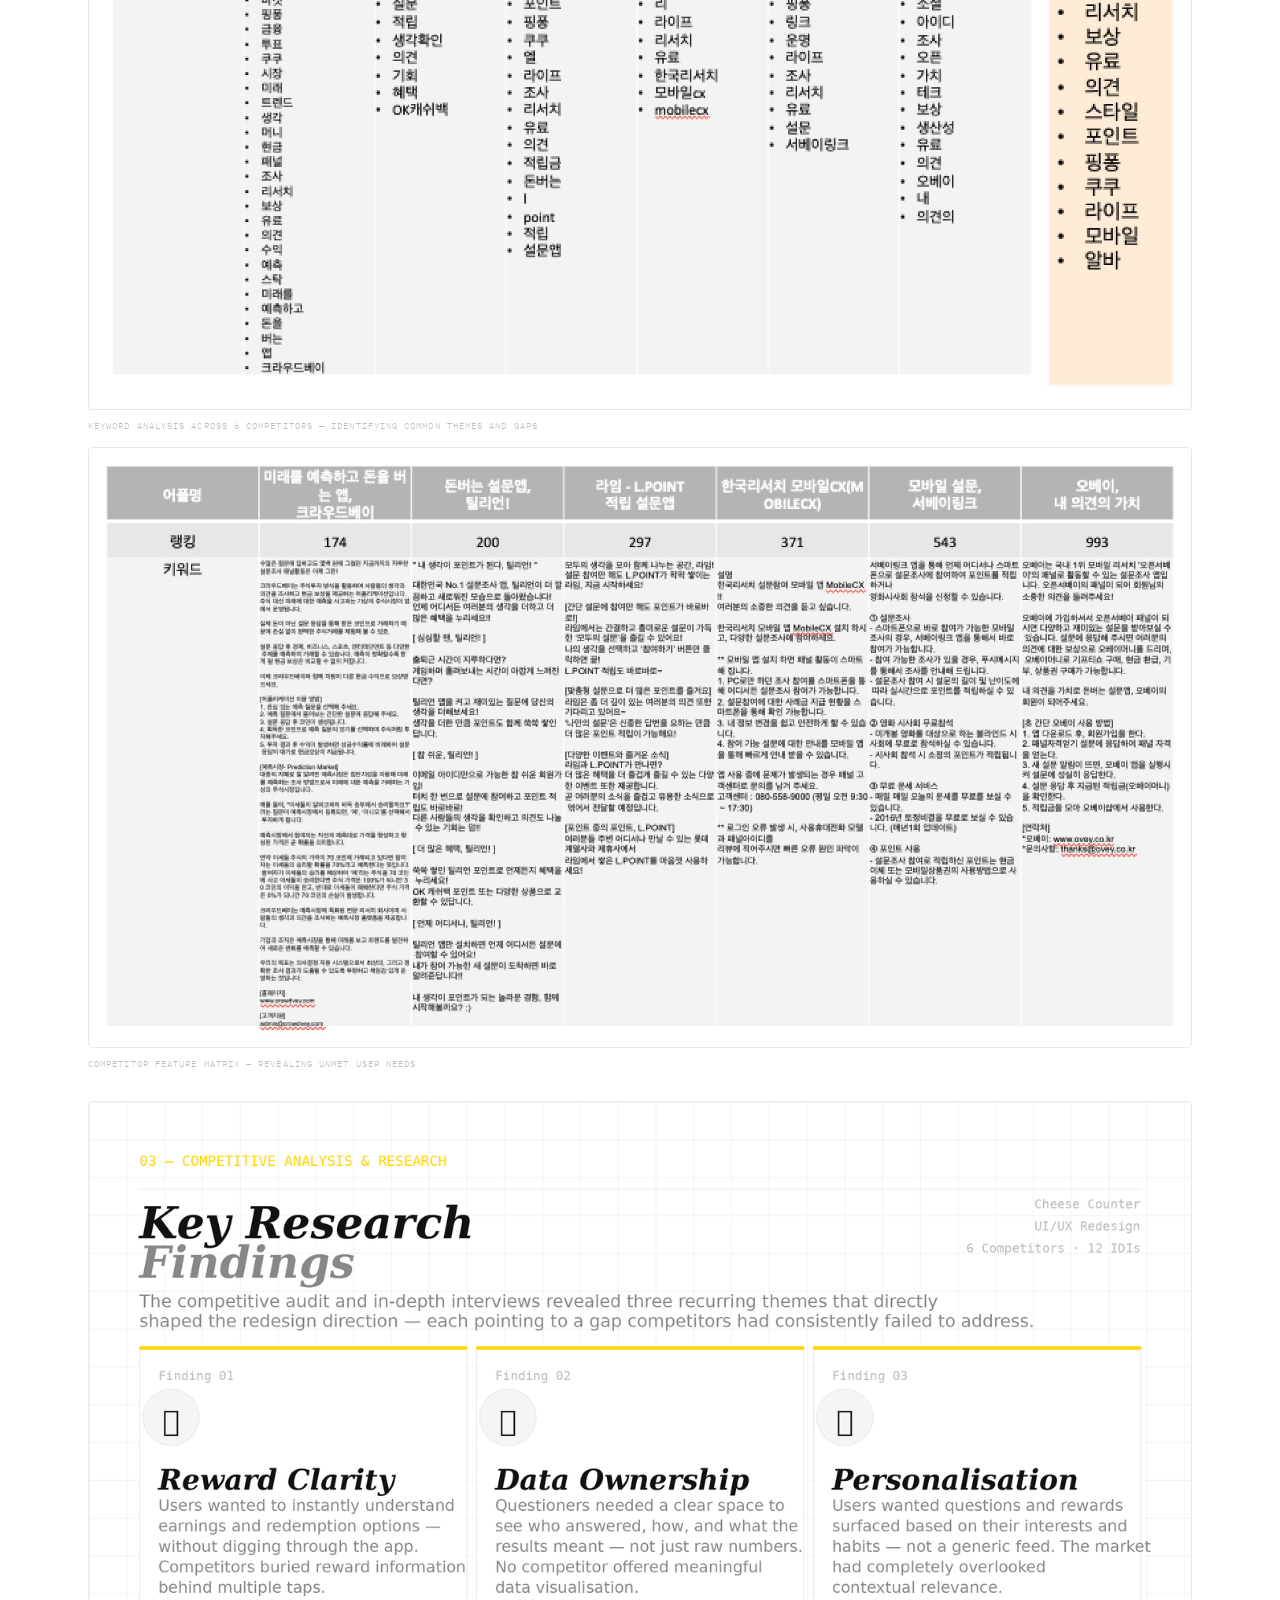
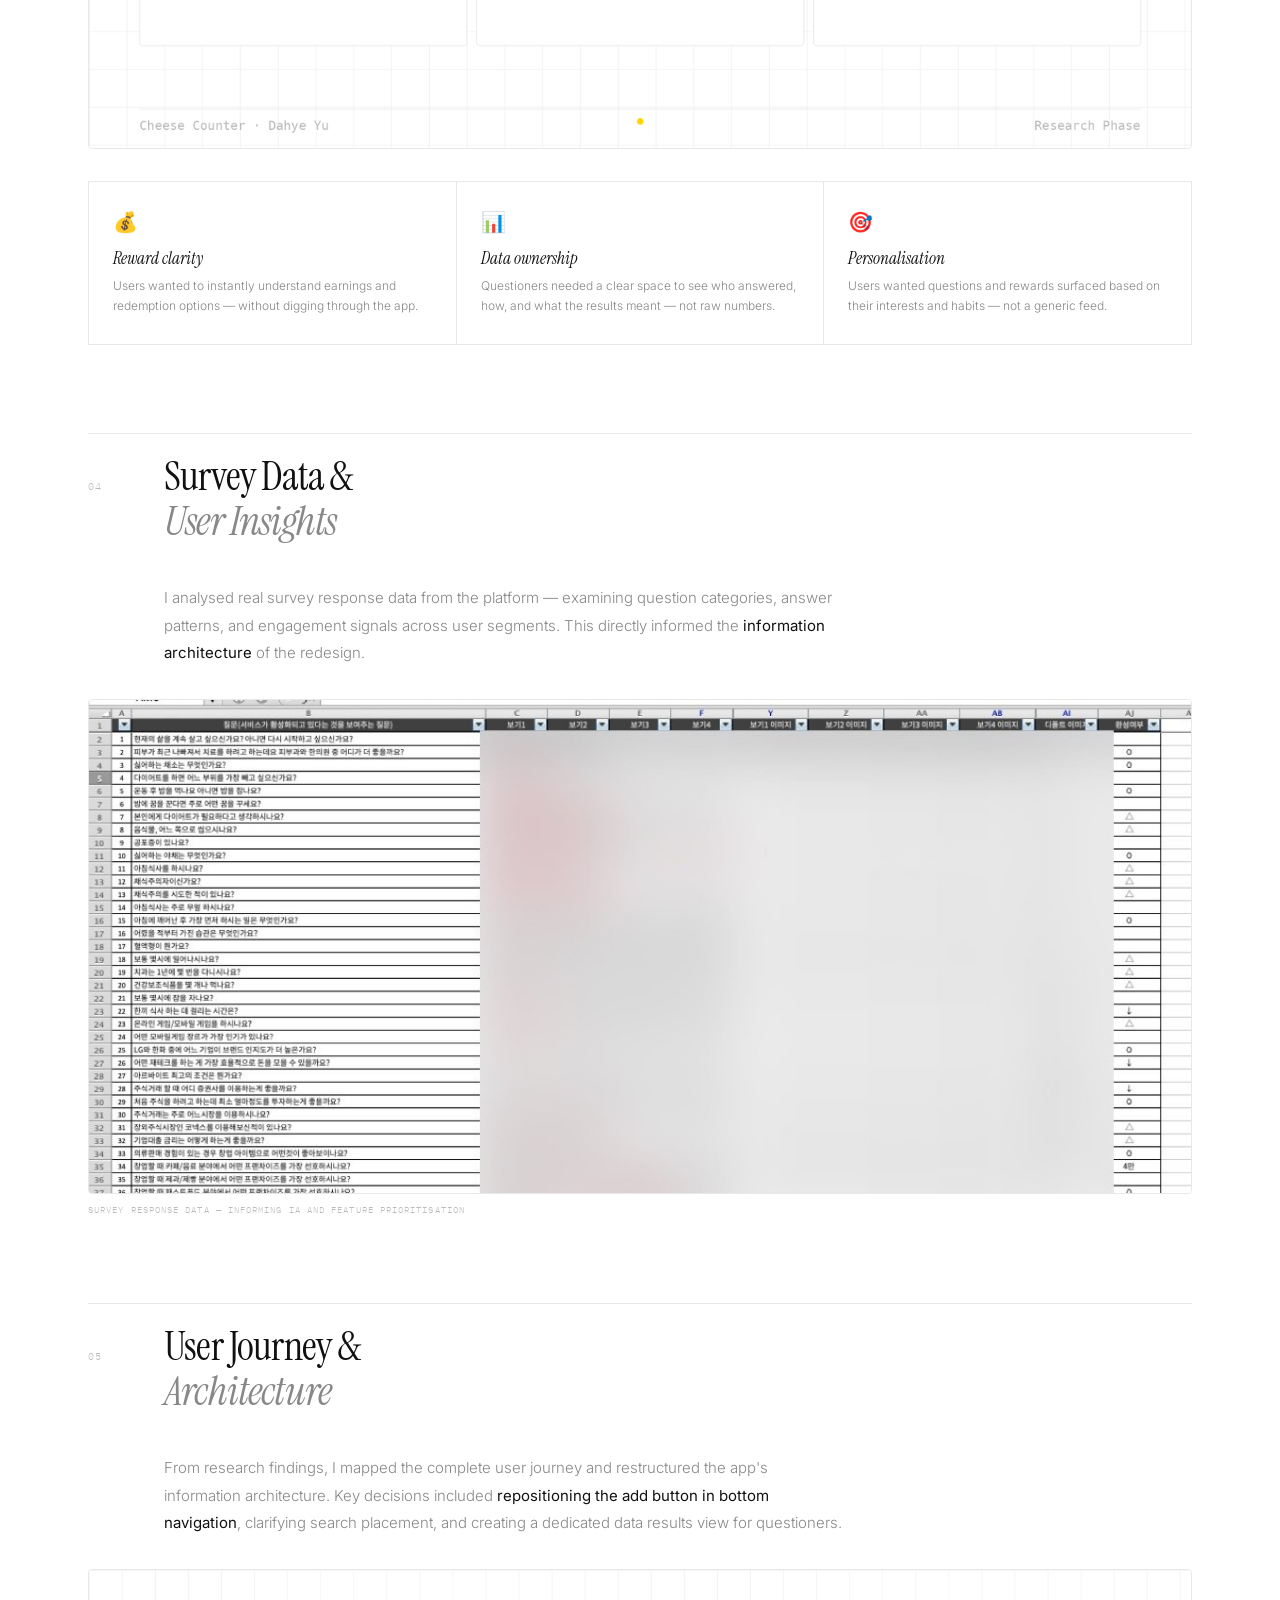
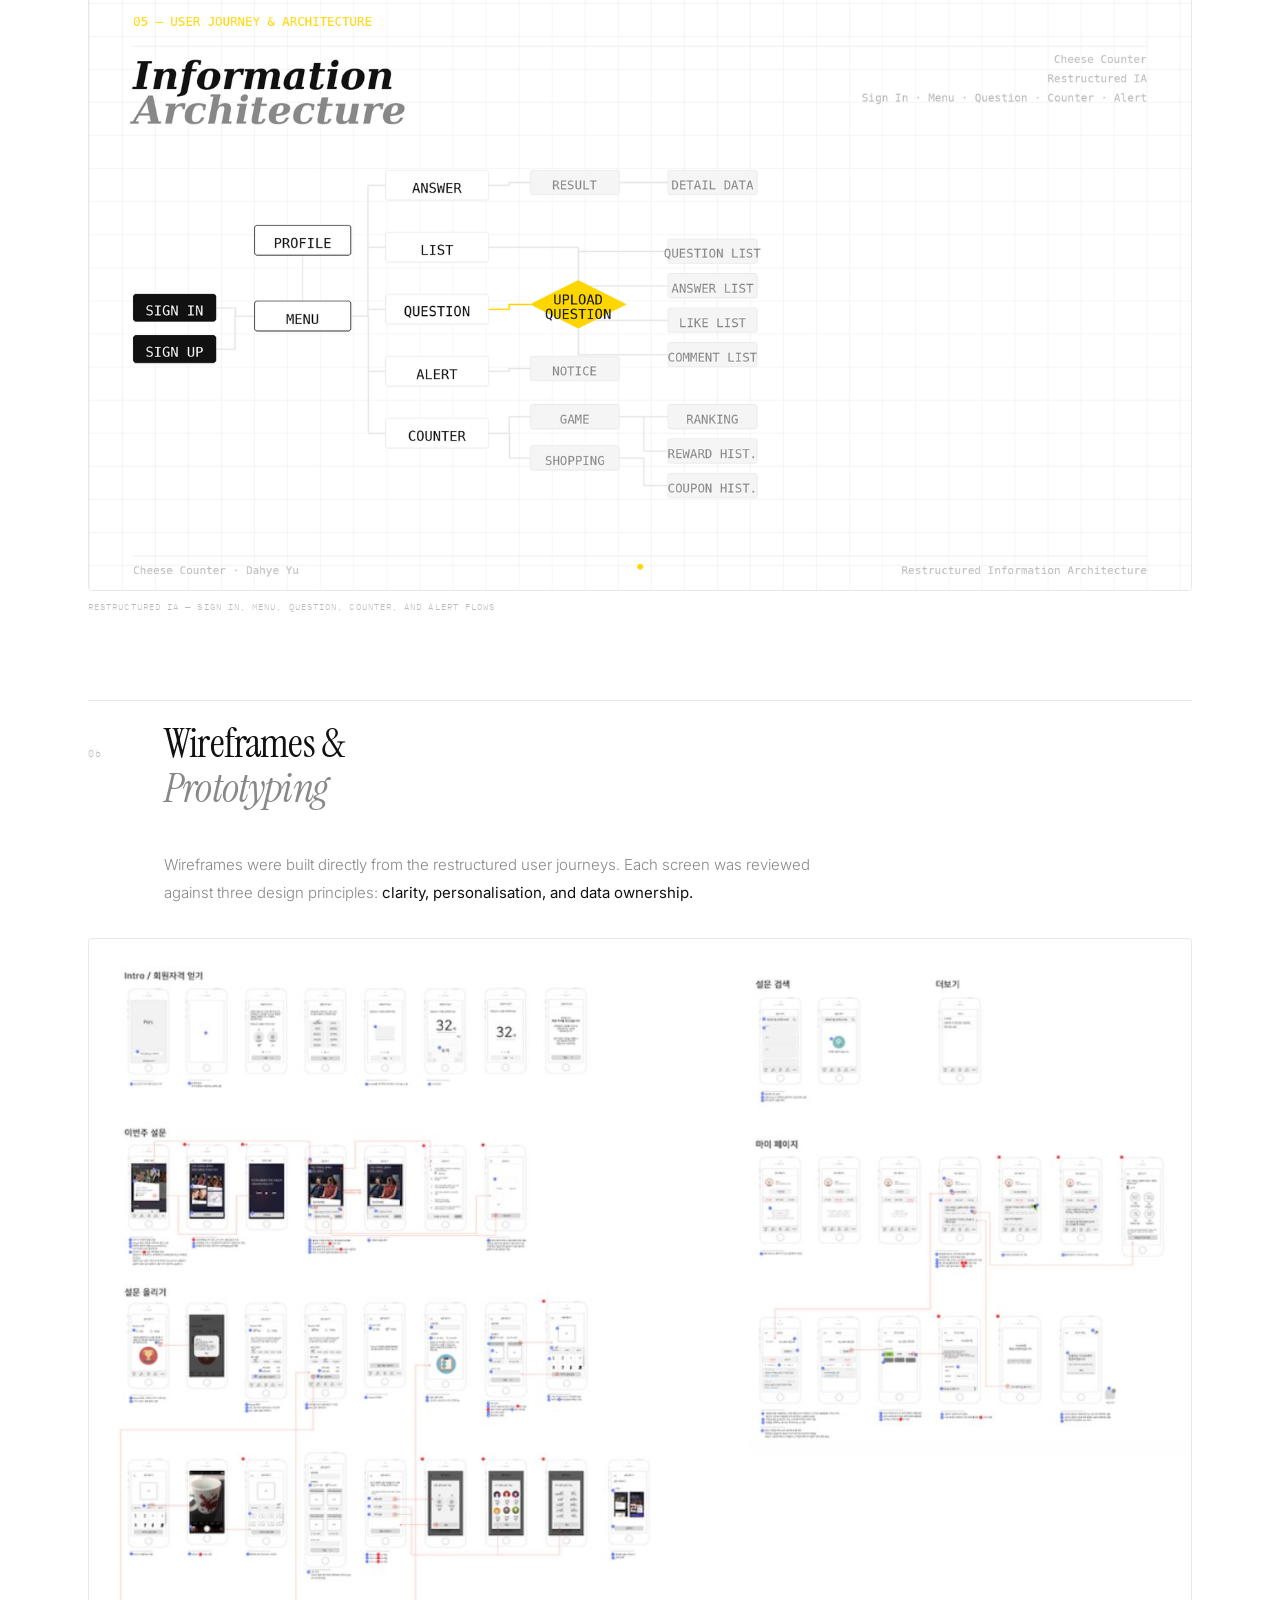
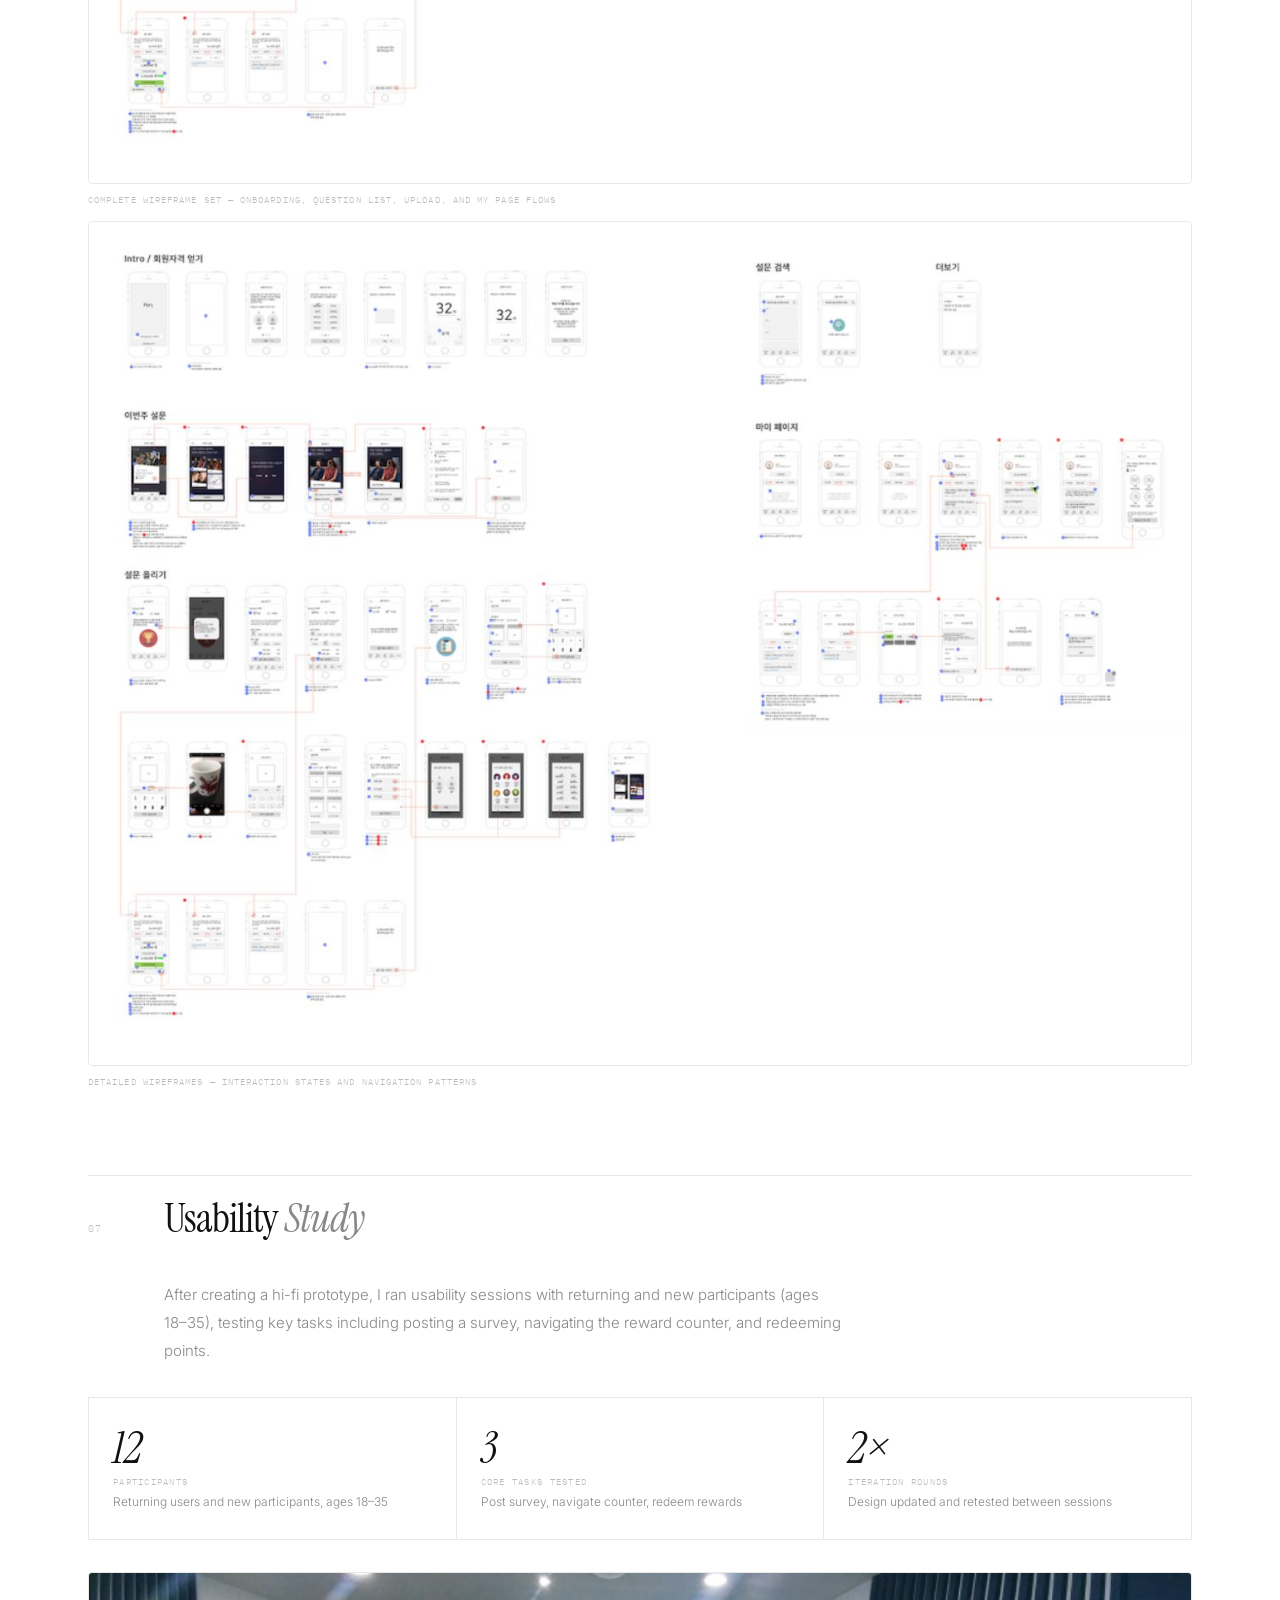
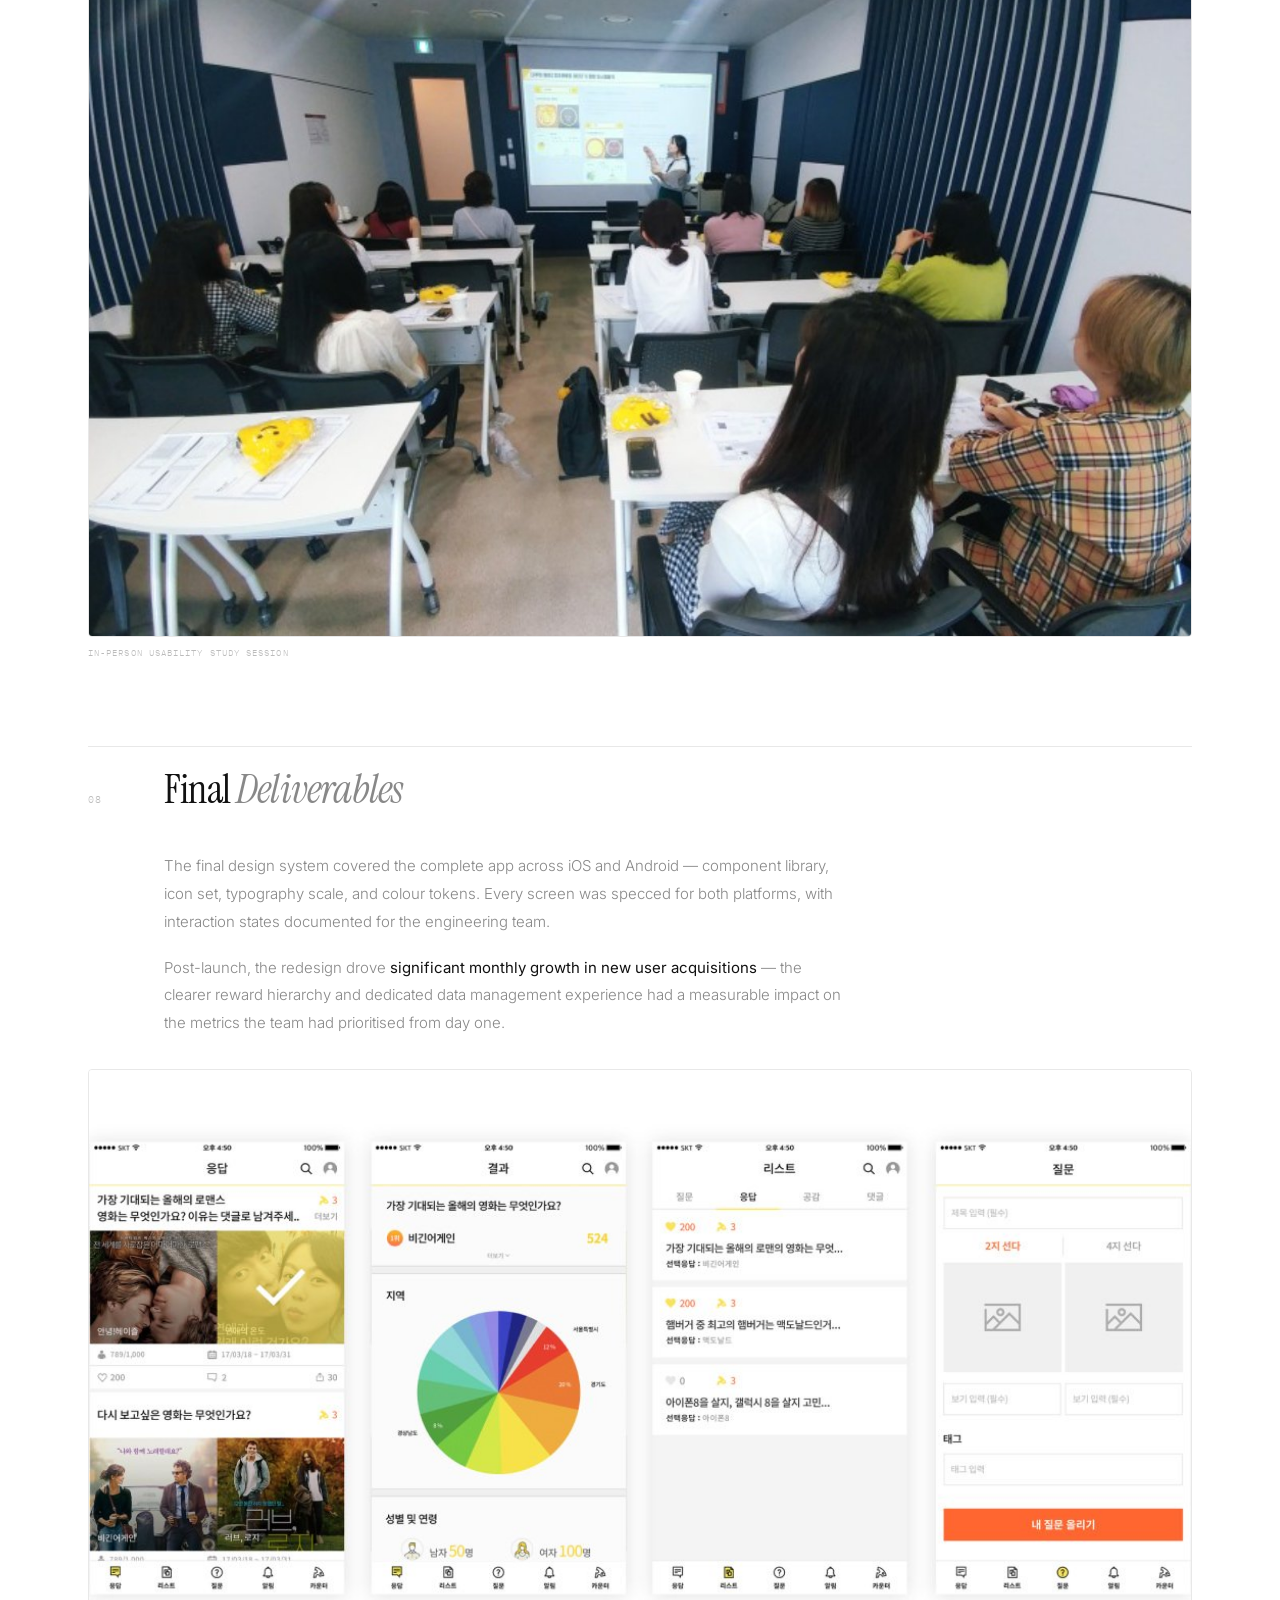
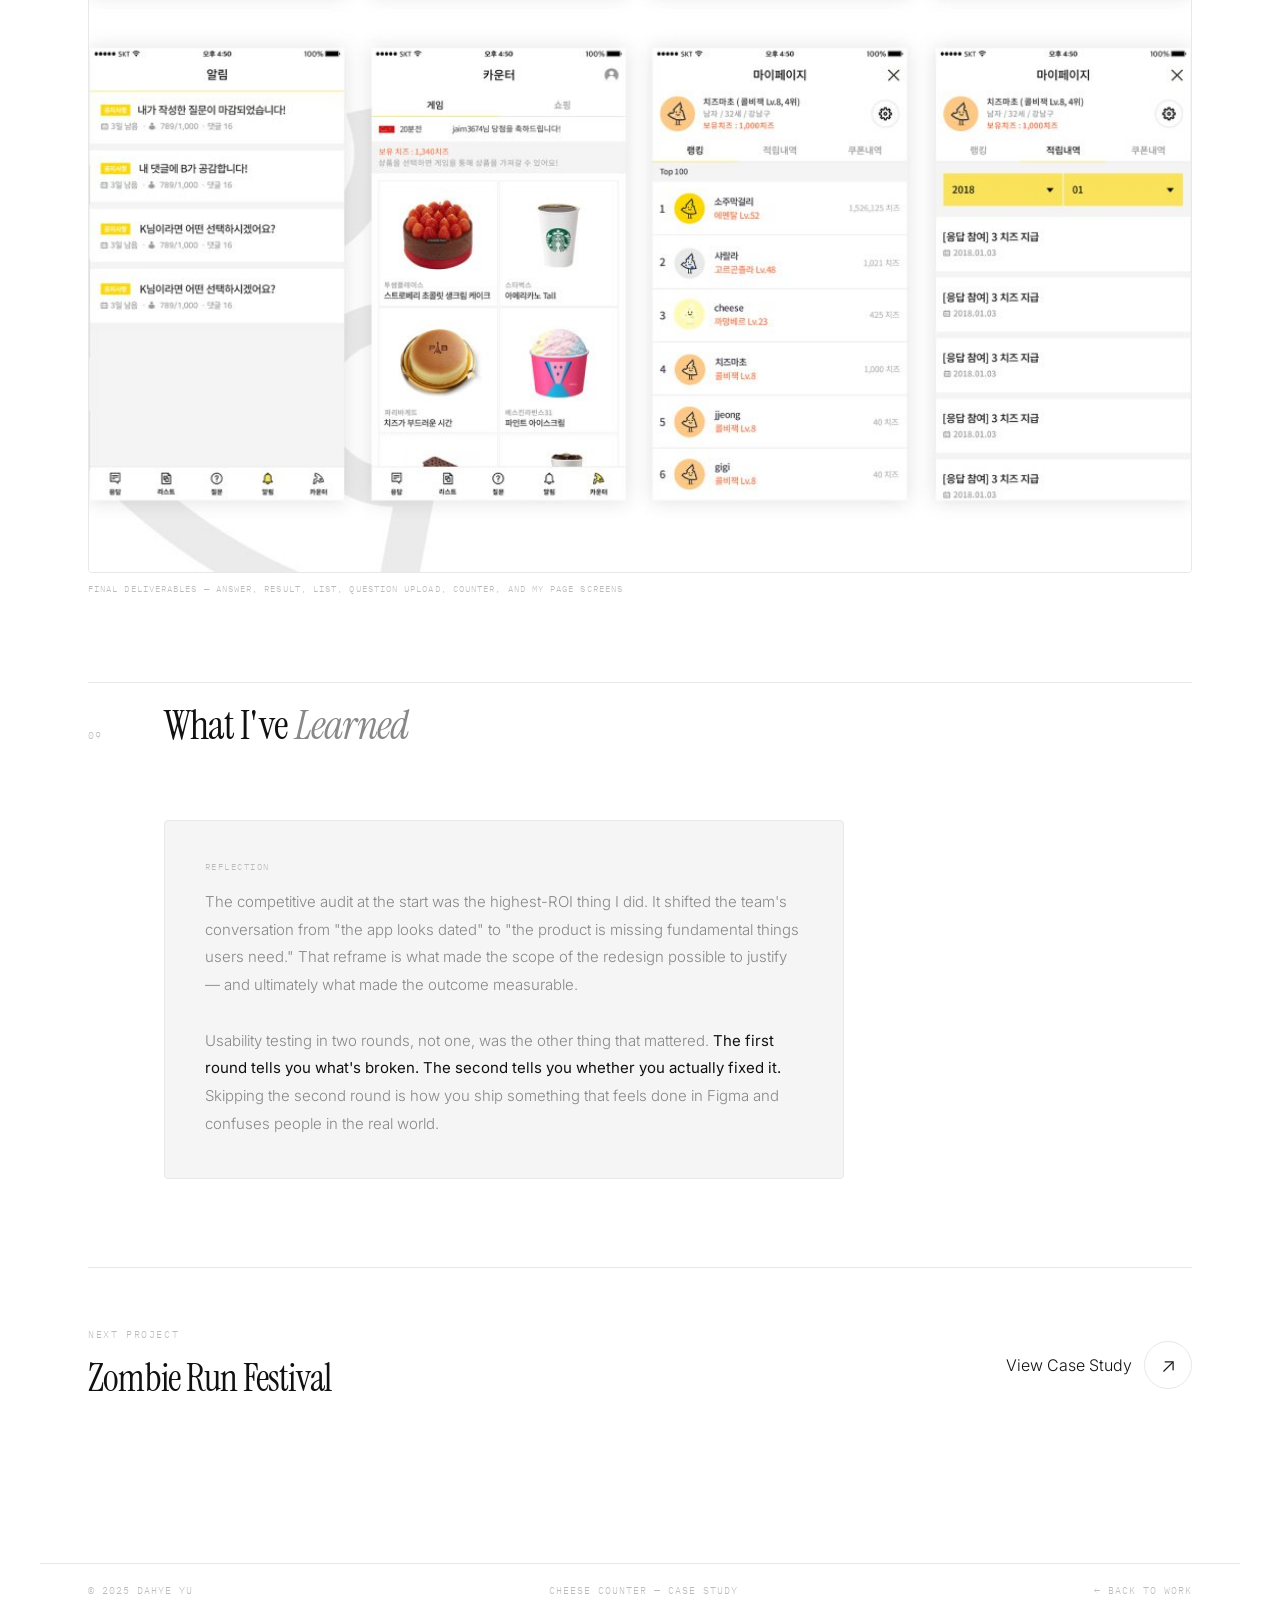
<file: cheese-counter.html>
<!DOCTYPE html>
<html lang="en">
<head>
<meta charset="UTF-8">
<meta name="viewport" content="width=device-width, initial-scale=1.0">
<title>Cheese Counter — Dahye Yu</title>
<link rel="preconnect" href="https://fonts.googleapis.com">
<link href="https://fonts.googleapis.com/css2?family=Instrument+Serif:ital@0;1&family=Inter:wght@300;400;500&family=IBM+Plex+Mono:wght@300;400&display=swap" rel="stylesheet">
<style>
:root{--bg:#ffffff;--ink:#111111;--ink2:#888888;--ink3:#bbbbbb;--rule:#e8e8e8;--hover:#f5f5f5;--accent:#0033ff;}
*,*::before,*::after{box-sizing:border-box;margin:0;padding:0;}
html{scroll-behavior:smooth;}
body{background:var(--bg);color:var(--ink);font-family:'Inter',sans-serif;font-weight:300;overflow-x:hidden;-webkit-font-smoothing:antialiased;}
.cur{position:fixed;width:6px;height:6px;background:var(--accent);border-radius:50%;pointer-events:none;z-index:9999;transform:translate(-50%,-50%);}
.cur-ring{position:fixed;width:28px;height:28px;border:1px solid rgba(0,51,255,.25);border-radius:50%;pointer-events:none;z-index:9998;transform:translate(-50%,-50%);transition:width .35s cubic-bezier(.16,1,.3,1),height .35s,border-color .25s;}
body:has(a:hover) .cur-ring{width:48px;height:48px;border-color:rgba(0,51,255,.5);}
nav{position:fixed;top:0;left:0;right:0;z-index:100;border-bottom:1px solid var(--rule);background:rgba(255,255,255,0.94);backdrop-filter:blur(8px);}
.nav-inner{max-width:1200px;margin:0 auto;padding:0 48px;height:56px;display:grid;grid-template-columns:1fr auto 1fr;align-items:center;}
.nav-logo{font-family:'Instrument Serif',serif;font-style:italic;font-size:18px;color:var(--ink);text-decoration:none;}
.nav-center{font-family:'IBM Plex Mono',monospace;font-size:10px;letter-spacing:0.14em;text-transform:uppercase;color:var(--ink3);}
.nav-right{display:flex;justify-content:flex-end;gap:28px;}
.nav-right a{font-family:'IBM Plex Mono',monospace;font-size:10px;letter-spacing:0.12em;text-transform:uppercase;color:var(--ink2);text-decoration:none;transition:color .15s;}
.nav-right a:hover{color:var(--ink);}
.wrap{max-width:1200px;margin:0 auto;padding:0 48px;}
.cs-hero{padding-top:56px;border-bottom:1px solid var(--rule);}
.cs-breadcrumb{padding:20px 0;border-bottom:1px solid var(--rule);display:flex;justify-content:space-between;align-items:center;}
.cs-breadcrumb-left{display:flex;align-items:center;gap:12px;font-family:'IBM Plex Mono',monospace;font-size:10px;letter-spacing:0.12em;text-transform:uppercase;color:var(--ink3);}
.cs-breadcrumb-left a{color:var(--ink3);text-decoration:none;transition:color .15s;}
.cs-breadcrumb-left a:hover{color:var(--ink);}
.sep{color:var(--rule);}
.cs-breadcrumb-right{font-family:'IBM Plex Mono',monospace;font-size:10px;letter-spacing:0.12em;text-transform:uppercase;color:var(--ink3);}
.cs-title-block{padding:64px 0 0;}
.cs-overline{font-family:'IBM Plex Mono',monospace;font-size:10px;letter-spacing:0.18em;text-transform:uppercase;color:var(--accent);margin-bottom:20px;}
.cs-title{font-family:'Instrument Serif',serif;font-size:clamp(52px,8vw,104px);font-weight:400;line-height:.95;letter-spacing:-0.03em;margin-bottom:40px;}
.cs-title em{font-style:italic;color:var(--ink2);}
.cs-meta-row{display:grid;grid-template-columns:repeat(4,1fr);border-top:1px solid var(--rule);border-left:1px solid var(--rule);}
.cs-meta-cell{border-right:1px solid var(--rule);border-bottom:1px solid var(--rule);padding:20px 24px;}
.cs-meta-label{font-family:'IBM Plex Mono',monospace;font-size:9px;letter-spacing:0.16em;text-transform:uppercase;color:var(--ink3);margin-bottom:8px;}
.cs-meta-value{font-family:'IBM Plex Mono',monospace;font-size:11px;letter-spacing:0.05em;color:var(--ink);}
.cs-cover{background:var(--hover);border-top:1px solid var(--rule);overflow:hidden;}
.cs-cover img{width:100%;display:block;max-height:600px;object-fit:cover;object-position:center top;}
.cs-body{padding:80px 0;}
.cs-section{margin-bottom:88px;}
.cs-section-header{border-top:1px solid var(--rule);padding:20px 0 40px;display:flex;gap:40px;align-items:baseline;}
.cs-num{font-family:'IBM Plex Mono',monospace;font-size:10px;letter-spacing:0.12em;color:var(--ink3);flex-shrink:0;width:36px;}
.cs-section-title{font-family:'Instrument Serif',serif;font-size:clamp(26px,3.2vw,42px);font-weight:400;letter-spacing:-0.02em;line-height:1.1;}
.cs-section-title em{font-style:italic;color:var(--ink2);}
.cs-2col{display:grid;grid-template-columns:36px 1fr;gap:0 40px;}
.cs-col{grid-column:2;}
.body-text{font-size:15px;line-height:1.85;color:var(--ink2);max-width:680px;}
.body-text+.body-text{margin-top:18px;}
.body-text strong{color:var(--ink);font-weight:400;}
.problem-list{display:flex;flex-direction:column;gap:0;border:1px solid var(--rule);border-radius:4px;overflow:hidden;margin-top:28px;max-width:680px;}
.problem-item{display:grid;grid-template-columns:40px 1fr;border-bottom:1px solid var(--rule);}
.problem-item:last-child{border-bottom:none;}
.problem-num{background:var(--ink);color:var(--bg);font-family:'IBM Plex Mono',monospace;font-size:10px;letter-spacing:0.1em;display:flex;align-items:center;justify-content:center;padding:16px 0;}
.problem-text{padding:16px 20px;font-size:13px;line-height:1.6;color:var(--ink2);}
.problem-text strong{color:var(--ink);font-weight:400;}
.img-full{width:100%;display:block;border:1px solid var(--rule);border-radius:4px;margin-top:32px;}
.img-caption{font-family:'IBM Plex Mono',monospace;font-size:9px;letter-spacing:0.12em;text-transform:uppercase;color:var(--ink3);margin-top:10px;}
.insight-grid{display:grid;grid-template-columns:repeat(3,1fr);border-left:1px solid var(--rule);margin-top:32px;}
.insight-card{border-right:1px solid var(--rule);border-top:1px solid var(--rule);border-bottom:1px solid var(--rule);padding:28px 24px;transition:background .2s;}
.insight-card:hover{background:var(--hover);}
.insight-icon{font-size:20px;margin-bottom:14px;}
.insight-title{font-family:'Instrument Serif',serif;font-size:17px;font-style:italic;margin-bottom:8px;line-height:1.2;}
.insight-desc{font-size:12px;line-height:1.65;color:var(--ink2);}
.stat-bar{display:grid;grid-template-columns:repeat(3,1fr);border-left:1px solid var(--rule);margin-top:32px;}
.stat-cell{border-right:1px solid var(--rule);border-top:1px solid var(--rule);border-bottom:1px solid var(--rule);padding:28px 24px;}
.stat-num{font-family:'Instrument Serif',serif;font-size:44px;font-style:italic;color:var(--ink);line-height:1;margin-bottom:6px;}
.stat-label{font-family:'IBM Plex Mono',monospace;font-size:9px;letter-spacing:0.14em;text-transform:uppercase;color:var(--ink3);}
.stat-note{font-size:12px;color:var(--ink2);margin-top:6px;line-height:1.5;}
.learning-box{background:var(--hover);border:1px solid var(--rule);border-radius:4px;padding:40px;margin-top:32px;max-width:680px;}
.learning-label{font-family:'IBM Plex Mono',monospace;font-size:9px;letter-spacing:0.16em;text-transform:uppercase;color:var(--ink3);margin-bottom:16px;}
.learning-text{font-size:15px;line-height:1.85;color:var(--ink2);}
.learning-text strong{color:var(--ink);font-weight:400;}
.cs-next{border-top:1px solid var(--rule);padding:60px 0 80px;display:flex;justify-content:space-between;align-items:center;}
.cs-next-label{font-family:'IBM Plex Mono',monospace;font-size:10px;letter-spacing:0.16em;text-transform:uppercase;color:var(--ink3);margin-bottom:12px;}
.cs-next-title{font-family:'Instrument Serif',serif;font-size:clamp(28px,3vw,44px);font-weight:400;letter-spacing:-0.02em;}
.cs-next-link{display:flex;align-items:center;gap:12px;text-decoration:none;color:var(--ink);transition:color .2s;}
.cs-next-link:hover{color:var(--accent);}
.cs-next-arrow{width:48px;height:48px;border:1px solid var(--rule);border-radius:50%;display:flex;align-items:center;justify-content:center;font-size:20px;transition:border-color .2s,background .2s,color .2s,transform .3s cubic-bezier(.16,1,.3,1);}
.cs-next-link:hover .cs-next-arrow{border-color:var(--accent);background:var(--accent);color:#fff;transform:rotate(-45deg);}
footer{border-top:1px solid var(--rule);max-width:1200px;margin:0 auto;padding:20px 48px;display:flex;justify-content:space-between;align-items:center;}
footer span{font-family:'IBM Plex Mono',monospace;font-size:10px;letter-spacing:0.1em;text-transform:uppercase;color:var(--ink3);}
.reveal{opacity:0;transform:translateY(20px);transition:opacity .65s ease,transform .65s cubic-bezier(.16,1,.3,1);}
.reveal.in{opacity:1;transform:none;}
@keyframes fadeUp{from{opacity:0;transform:translateY(24px)}to{opacity:1;transform:none}}
@media(max-width:768px){
  .nav-inner,.wrap{padding:0 20px;}.nav-center{display:none;}
  .cs-meta-row{grid-template-columns:1fr 1fr;}.cs-2col{grid-template-columns:1fr;}.cs-col{grid-column:1;}
  .insight-grid,.stat-bar{grid-template-columns:1fr;}
  .cs-next{flex-direction:column;align-items:flex-start;gap:32px;}
  footer{flex-direction:column;gap:8px;text-align:center;padding:20px;}
}
</style>
</head>
<body>
<div class="cur" id="cur"></div>
<div class="cur-ring" id="cur-ring"></div>

<nav>
  <div class="nav-inner">
    <a href="index.html" class="nav-logo">Dahye Yu</a>
    <span class="nav-center">Case Study</span>
    <div class="nav-right">
      <a href="index.html#work">Work</a>
      <a href="about.html">About</a>
      <a href="contact.html">Contact</a>
    </div>
  </div>
</nav>

<section class="cs-hero">
  <div class="wrap">
    <div class="cs-breadcrumb">
      <div class="cs-breadcrumb-left"><a href="index.html">Work</a><span class="sep">/</span><span>Cheese Counter</span></div>
      <span class="cs-breadcrumb-right">02 / 04</span>
    </div>
    <div class="cs-title-block" style="opacity:0;animation:fadeUp .9s ease .1s forwards;">
      <div class="cs-overline">Mobile Application · Cross-Platform · Reward Survey</div>
      <h1 class="cs-title">Cheese<br><em>Counter</em></h1>
      <div class="cs-meta-row">
        <div class="cs-meta-cell"><div class="cs-meta-label">Role</div><div class="cs-meta-value">UI/UX Design</div></div>
        <div class="cs-meta-cell"><div class="cs-meta-label">Platform</div><div class="cs-meta-value">iOS / Android</div></div>
        <div class="cs-meta-cell"><div class="cs-meta-label">Industry</div><div class="cs-meta-value">Reward Survey App</div></div>
        <div class="cs-meta-cell"><div class="cs-meta-label">Deliverables</div><div class="cs-meta-value">Design System, Component Library</div></div>
      </div>
    </div>
  </div>
  <div class="cs-cover">
    <img src="images/cheese-cover.png" alt="Cheese Counter — Final App Design">
  </div>
</section>

<div class="wrap">
<div class="cs-body">

  <!-- AT A GLANCE -->
  <div class="reveal" style="margin-bottom:88px;">
    <div style="padding:20px 0;border-top:1px solid var(--rule);border-bottom:1px solid var(--rule);margin-bottom:0;">
      <span style="font-family:'IBM Plex Mono',monospace;font-size:10px;letter-spacing:0.16em;text-transform:uppercase;color:var(--ink3);">At a glance</span>
    </div>
    <div class="stat-bar">
      <div class="stat-cell"><div class="stat-num">6</div><div class="stat-label">Competitors analyzed</div><div class="stat-note">Keyword, feature, and perception audit</div></div>
      <div class="stat-cell"><div class="stat-num">12</div><div class="stat-label">User interviews</div><div class="stat-note">In-depth research sessions</div></div>
      <div class="stat-cell"><div class="stat-num">2×</div><div class="stat-label">Usability rounds</div><div class="stat-note">12 participants, tested and retested</div></div>
      <div class="stat-cell"><div class="stat-num">↑</div><div class="stat-label">New user growth</div><div class="stat-note">Primary KPI — achieved post-launch across iOS + Android</div></div>
    </div>
  </div>

  <div class="cs-section reveal">
    <div class="cs-section-header"><span class="cs-num">01</span><h2 class="cs-section-title">Project <em>Overview</em></h2></div>
    <div class="cs-2col"><div></div><div class="cs-col">
      <p class="body-text">Cheese Counter is <strong>South Korea's market-leading reward survey app</strong> — users answer questions and earn "cheese" points, redeemable for cash, gift cards, and merchandise. At the time of the redesign, the app had a strong user base but a product that hadn't kept up with how people were actually using it.</p>
      <p class="body-text">I led the end-to-end redesign over several months as the lead UI/UX designer, working directly with the engineering team. The redesign shipped across iOS and Android and drove <strong>significant monthly growth in new user acquisitions</strong> — hitting the primary business KPI the product team had set going in.</p>
    </div></div>
  </div>

  <div class="cs-section reveal">
    <div class="cs-section-header"><span class="cs-num">02</span><h2 class="cs-section-title">Problem <em>Statement</em></h2></div>
    <div class="cs-2col"><div></div><div class="cs-col">
      <p class="body-text">Despite strong market position, the existing app had three critical pain points limiting engagement and retention.</p>
      <div class="problem-list">
        <div class="problem-item">
          <div class="problem-num">01</div>
          <div class="problem-text"><strong>No data management</strong> — Questioners had no dedicated space to manage, review, or act on their question result data.</div>
        </div>
        <div class="problem-item">
          <div class="problem-num">02</div>
          <div class="problem-text"><strong>Lack of personalisation</strong> — The app offered no meaningful personalisation or contextually relevant information for users.</div>
        </div>
        <div class="problem-item">
          <div class="problem-num">03</div>
          <div class="problem-text"><strong>Confusing visual hierarchy</strong> — The core "Counter" feature had unclear hierarchy, making rewards hard to navigate and understand.</div>
        </div>
      </div>
    </div></div>
  </div>

  <div class="cs-section reveal">
    <div class="cs-section-header"><span class="cs-num">03</span><h2 class="cs-section-title">Competitive Analysis &amp;<br><em>Research</em></h2></div>
    <div class="cs-2col"><div></div><div class="cs-col">
      <p class="body-text">I started with a competitive audit across 6 direct competitors — mapping keyword positioning, feature sets, and user perception. This wasn't just to see what everyone else was doing; it was to find the gaps they'd all missed. Then I ran <strong>in-depth interviews with 12 participants</strong> to validate whether those gaps matched real user frustrations. They did.</p>
    </div></div>
    <img src="images/cheese-competitive-keywords.png" class="img-full" alt="Competitive Keyword Analysis">
    <p class="img-caption">Keyword analysis across 6 competitors — identifying common themes and gaps</p>
    <img src="images/cheese-competitive-analysis.png" class="img-full" style="margin-top:16px;" alt="Competitive Analysis Matrix">
    <p class="img-caption">Competitor feature matrix — revealing unmet user needs</p>
    <img src="images/cheese-research-findings.png" class="img-full" alt="Research Findings" style="margin-top:32px;">
    <div style="margin-top:32px;">
      <div class="insight-grid">
        <div class="insight-card">
          <div class="insight-icon">💰</div>
          <div class="insight-title">Reward clarity</div>
          <div class="insight-desc">Users wanted to instantly understand earnings and redemption options — without digging through the app.</div>
        </div>
        <div class="insight-card">
          <div class="insight-icon">📊</div>
          <div class="insight-title">Data ownership</div>
          <div class="insight-desc">Questioners needed a clear space to see who answered, how, and what the results meant — not raw numbers.</div>
        </div>
        <div class="insight-card">
          <div class="insight-icon">🎯</div>
          <div class="insight-title">Personalisation</div>
          <div class="insight-desc">Users wanted questions and rewards surfaced based on their interests and habits — not a generic feed.</div>
        </div>
      </div>
    </div>
  </div>

  <div class="cs-section reveal">
    <div class="cs-section-header"><span class="cs-num">04</span><h2 class="cs-section-title">Survey Data &amp;<br><em>User Insights</em></h2></div>
    <div class="cs-2col"><div></div><div class="cs-col">
      <p class="body-text">I analysed real survey response data from the platform — examining question categories, answer patterns, and engagement signals across user segments. This directly informed the <strong>information architecture</strong> of the redesign.</p>
    </div></div>
    <img src="images/cheese-survey-data.png" class="img-full" alt="Survey Response Data Analysis">
    <p class="img-caption">Survey response data — informing IA and feature prioritisation</p>
  </div>

  <div class="cs-section reveal">
    <div class="cs-section-header"><span class="cs-num">05</span><h2 class="cs-section-title">User Journey &amp;<br><em>Architecture</em></h2></div>
    <div class="cs-2col"><div></div><div class="cs-col">
      <p class="body-text">From research findings, I mapped the complete user journey and restructured the app's information architecture. Key decisions included <strong>repositioning the add button in bottom navigation</strong>, clarifying search placement, and creating a dedicated data results view for questioners.</p>
    </div></div>
    <img src="images/cheese-userflow.png" class="img-full" alt="Information Architecture & User Flow">
    <p class="img-caption">Restructured IA — sign in, menu, question, counter, and alert flows</p>
  </div>

  <div class="cs-section reveal">
    <div class="cs-section-header"><span class="cs-num">06</span><h2 class="cs-section-title">Wireframes &amp;<br><em>Prototyping</em></h2></div>
    <div class="cs-2col"><div></div><div class="cs-col">
      <p class="body-text">Wireframes were built directly from the restructured user journeys. Each screen was reviewed against three design principles: <strong>clarity, personalisation, and data ownership.</strong></p>
    </div></div>
    <img src="images/cheese-wireframe1.png" class="img-full" alt="Wireframes — Full Flow">
    <p class="img-caption">Complete wireframe set — onboarding, question list, upload, and my page flows</p>
    <img src="images/cheese-wireframe2.png" class="img-full" style="margin-top:16px;" alt="Wireframes — Detailed Screens">
    <p class="img-caption">Detailed wireframes — interaction states and navigation patterns</p>
  </div>

  <div class="cs-section reveal">
    <div class="cs-section-header"><span class="cs-num">07</span><h2 class="cs-section-title">Usability <em>Study</em></h2></div>
    <div class="cs-2col"><div></div><div class="cs-col">
      <p class="body-text">After creating a hi-fi prototype, I ran usability sessions with returning and new participants (ages 18–35), testing key tasks including posting a survey, navigating the reward counter, and redeeming points.</p>
    </div></div>
    <div class="stat-bar">
      <div class="stat-cell"><div class="stat-num">12</div><div class="stat-label">Participants</div><div class="stat-note">Returning users and new participants, ages 18–35</div></div>
      <div class="stat-cell"><div class="stat-num">3</div><div class="stat-label">Core Tasks Tested</div><div class="stat-note">Post survey, navigate counter, redeem rewards</div></div>
      <div class="stat-cell"><div class="stat-num">2×</div><div class="stat-label">Iteration Rounds</div><div class="stat-note">Design updated and retested between sessions</div></div>
    </div>
    <img src="images/cheese-usability.png" class="img-full" alt="Usability Study Session">
    <p class="img-caption">In-person usability study session</p>
  </div>

  <div class="cs-section reveal">
    <div class="cs-section-header"><span class="cs-num">08</span><h2 class="cs-section-title">Final <em>Deliverables</em></h2></div>
    <div class="cs-2col"><div></div><div class="cs-col">
      <p class="body-text">The final design system covered the complete app across iOS and Android — component library, icon set, typography scale, and colour tokens. Every screen was specced for both platforms, with interaction states documented for the engineering team.</p>
      <p class="body-text">Post-launch, the redesign drove <strong>significant monthly growth in new user acquisitions</strong> — the clearer reward hierarchy and dedicated data management experience had a measurable impact on the metrics the team had prioritised from day one.</p>
    </div></div>
    <img src="images/cheese-final.png" class="img-full" alt="Final App Design — All Screens">
    <p class="img-caption">Final deliverables — answer, result, list, question upload, counter, and my page screens</p>
  </div>

  <div class="cs-section reveal">
    <div class="cs-section-header"><span class="cs-num">09</span><h2 class="cs-section-title">What I've <em>Learned</em></h2></div>
    <div class="cs-2col"><div></div><div class="cs-col">
      <div class="learning-box">
        <div class="learning-label">Reflection</div>
        <p class="learning-text">The competitive audit at the start was the highest-ROI thing I did. It shifted the team's conversation from "the app looks dated" to "the product is missing fundamental things users need." That reframe is what made the scope of the redesign possible to justify — and ultimately what made the outcome measurable.<br><br>Usability testing in two rounds, not one, was the other thing that mattered. <strong>The first round tells you what's broken. The second tells you whether you actually fixed it.</strong> Skipping the second round is how you ship something that feels done in Figma and confuses people in the real world.</p>
      </div>
    </div></div>
  </div>

  <div class="cs-next reveal">
    <div>
      <div class="cs-next-label">Next Project</div>
      <div class="cs-next-title">Zombie Run Festival</div>
    </div>
    <a href="zombie-run.html" class="cs-next-link">View Case Study <span class="cs-next-arrow">↗</span></a>
  </div>

</div>
</div>

<footer>
  <span>© 2025 Dahye Yu</span>
  <span>Cheese Counter — Case Study</span>
  <span><a href="index.html" style="color:var(--ink3);text-decoration:none;">← Back to Work</a></span>
</footer>

<script>
const cur=document.getElementById('cur'),ring=document.getElementById('cur-ring');
let mx=0,my=0,rx=0,ry=0;
document.addEventListener('mousemove',e=>{mx=e.clientX;my=e.clientY;cur.style.left=mx+'px';cur.style.top=my+'px';});
(function loop(){rx+=(mx-rx)*.11;ry+=(my-ry)*.11;ring.style.left=rx+'px';ring.style.top=ry+'px';requestAnimationFrame(loop);})();
const io=new IntersectionObserver(es=>es.forEach((e,i)=>{if(e.isIntersecting)setTimeout(()=>e.target.classList.add('in'),i*70);}),{threshold:.08});
document.querySelectorAll('.reveal').forEach(el=>io.observe(el));
</script>
</body>
</html>
</file>
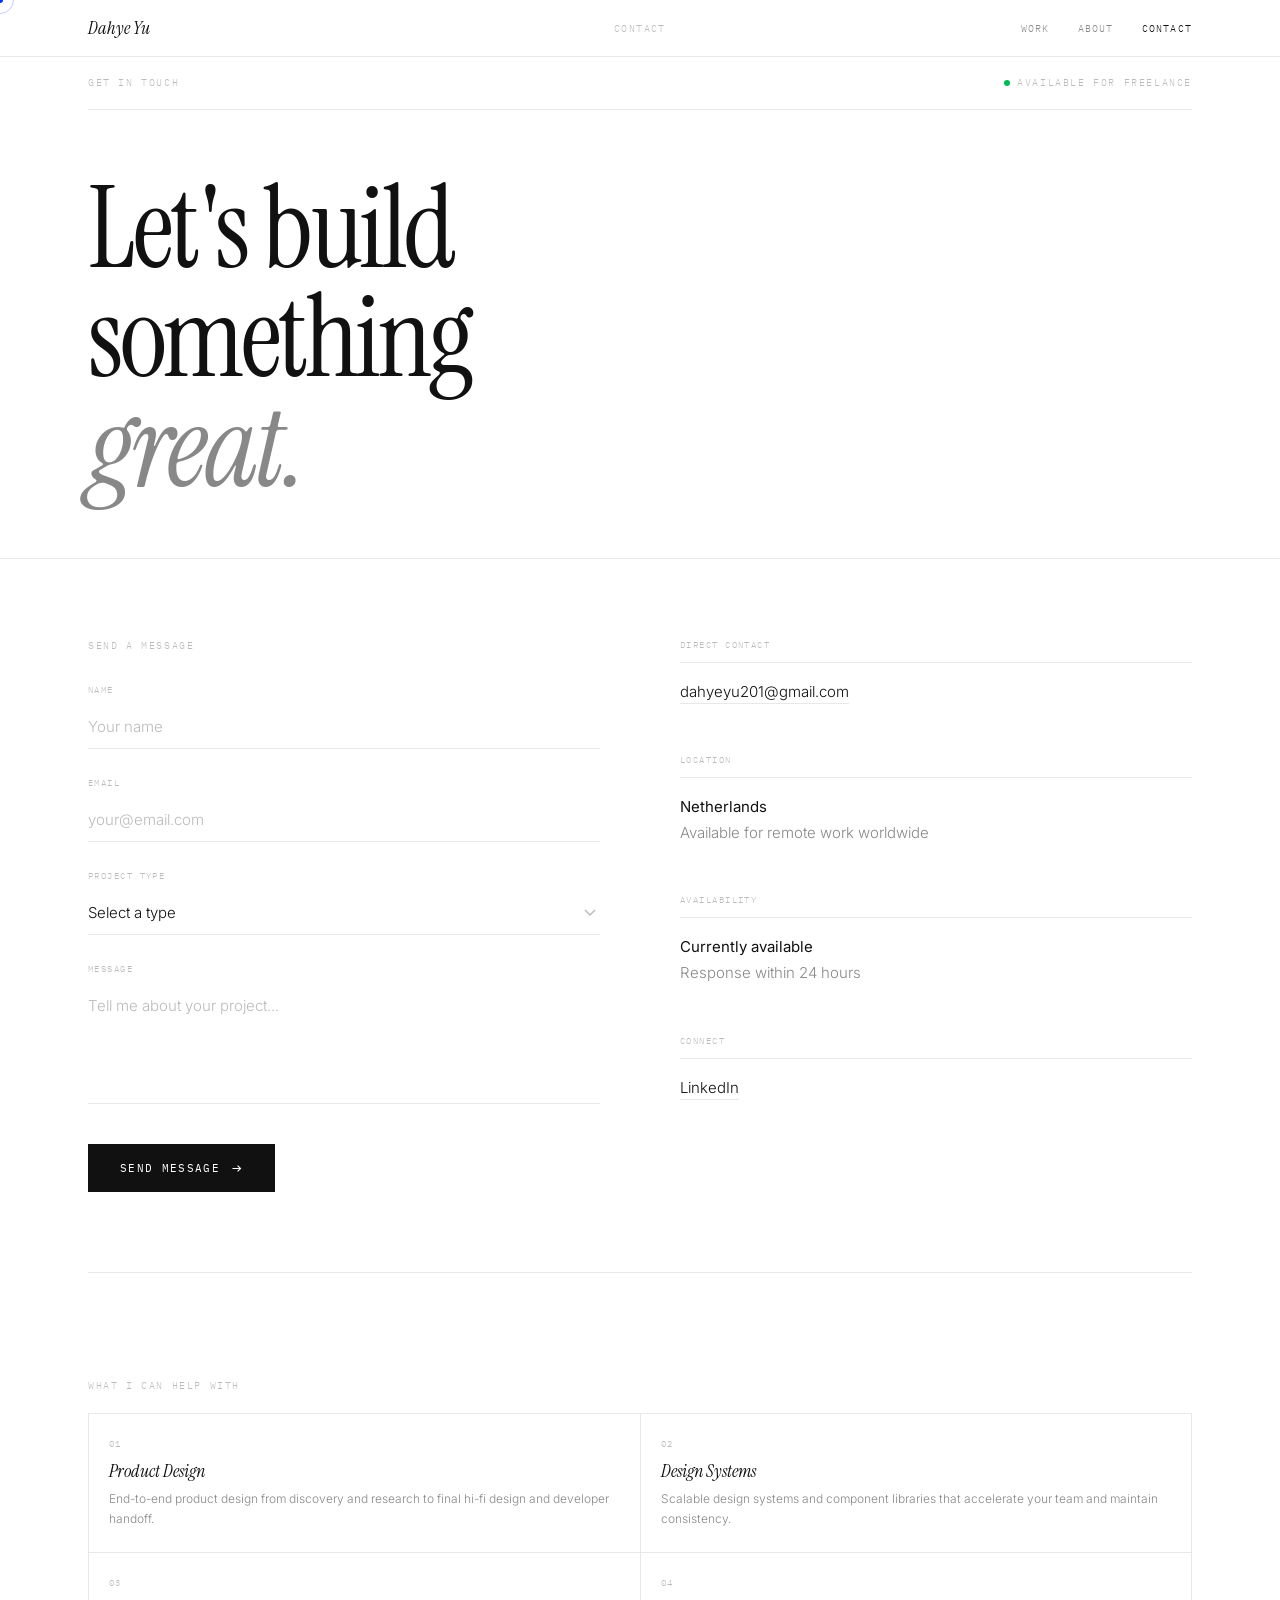
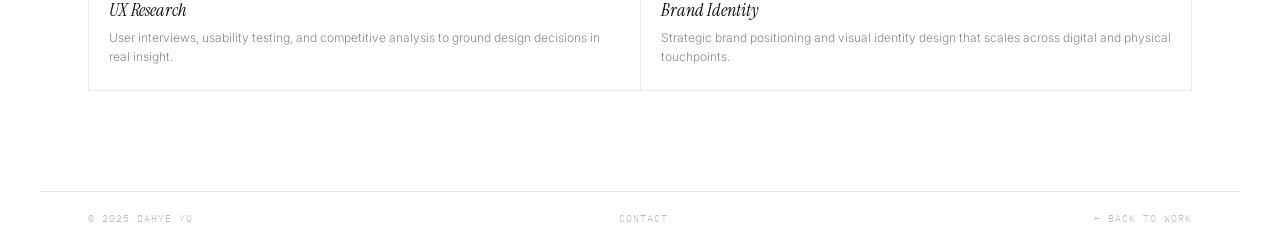
<file: contact.html>
<!DOCTYPE html>
<html lang="en">
<head>
<meta charset="UTF-8">
<meta name="viewport" content="width=device-width, initial-scale=1.0">
<title>Contact — Dahye Yu</title>
<link rel="preconnect" href="https://fonts.googleapis.com">
<link href="https://fonts.googleapis.com/css2?family=Instrument+Serif:ital@0;1&family=Inter:wght@300;400;500&family=IBM+Plex+Mono:wght@300;400&display=swap" rel="stylesheet">
<style>
:root{--bg:#ffffff;--ink:#111111;--ink2:#888888;--ink3:#bbbbbb;--rule:#e8e8e8;--hover-bg:#f5f5f5;--accent:#0033ff;}
*,*::before,*::after{box-sizing:border-box;margin:0;padding:0;}
html{scroll-behavior:smooth;}
body{background:var(--bg);color:var(--ink);font-family:'Inter',sans-serif;font-weight:300;overflow-x:hidden;-webkit-font-smoothing:antialiased;}
.cur{position:fixed;width:6px;height:6px;background:var(--accent);border-radius:50%;pointer-events:none;z-index:9999;transform:translate(-50%,-50%);}
.cur-ring{position:fixed;width:28px;height:28px;border:1px solid rgba(0,51,255,.25);border-radius:50%;pointer-events:none;z-index:9998;transform:translate(-50%,-50%);transition:width .35s cubic-bezier(.16,1,.3,1),height .35s,border-color .25s;}
body:has(a:hover) .cur-ring{width:48px;height:48px;border-color:rgba(0,51,255,.5);}
body:has(input:focus) .cur-ring,body:has(textarea:focus) .cur-ring{width:6px;height:6px;opacity:0;}
nav{position:fixed;top:0;left:0;right:0;z-index:100;border-bottom:1px solid var(--rule);background:rgba(255,255,255,0.94);backdrop-filter:blur(8px);}
.nav-inner{max-width:1200px;margin:0 auto;padding:0 48px;height:56px;display:grid;grid-template-columns:1fr auto 1fr;align-items:center;}
.nav-logo{font-family:'Instrument Serif',serif;font-style:italic;font-size:18px;color:var(--ink);text-decoration:none;}
.nav-center{font-family:'IBM Plex Mono',monospace;font-size:10px;letter-spacing:0.14em;text-transform:uppercase;color:var(--ink3);}
.nav-right{display:flex;justify-content:flex-end;gap:28px;}
.nav-right a{font-family:'IBM Plex Mono',monospace;font-size:10px;letter-spacing:0.12em;text-transform:uppercase;color:var(--ink2);text-decoration:none;transition:color .15s;}
.nav-right a:hover,.nav-right a.active{color:var(--ink);}
.wrap{max-width:1200px;margin:0 auto;padding:0 48px;}

/* HERO */
.page-hero{padding-top:56px;border-bottom:1px solid var(--rule);}
.page-top{padding:20px 0;border-bottom:1px solid var(--rule);display:flex;justify-content:space-between;}
.page-label{font-family:'IBM Plex Mono',monospace;font-size:10px;letter-spacing:0.16em;text-transform:uppercase;color:var(--ink3);}
.avail-dot{width:6px;height:6px;background:#00bb55;border-radius:50%;animation:blink 2.5s ease infinite;display:inline-block;margin-right:7px;}
@keyframes blink{0%,100%{opacity:1}50%{opacity:.3}}
.page-title-block{padding:64px 0 56px;opacity:0;animation:fadeUp .9s ease .1s forwards;}
.page-title{font-family:'Instrument Serif',serif;font-size:clamp(56px,9vw,120px);font-weight:400;line-height:.95;letter-spacing:-0.03em;}
.page-title em{font-style:italic;color:var(--ink2);}
@keyframes fadeUp{from{opacity:0;transform:translateY(24px)}to{opacity:1;transform:none}}

/* CONTACT GRID */
.contact-body{padding:80px 0 100px;}
.contact-grid{display:grid;grid-template-columns:1fr 1fr;gap:0 80px;border-bottom:1px solid var(--rule);padding-bottom:80px;margin-bottom:80px;}

/* FORM */
.form-section{}
.form-label{font-family:'IBM Plex Mono',monospace;font-size:10px;letter-spacing:0.16em;text-transform:uppercase;color:var(--ink3);margin-bottom:32px;display:block;}
.field{margin-bottom:28px;}
.field-label{font-family:'IBM Plex Mono',monospace;font-size:9px;letter-spacing:0.16em;text-transform:uppercase;color:var(--ink3);margin-bottom:10px;display:block;}
.field input,.field textarea,.field select{
  width:100%;
  background:transparent;
  border:none;
  border-bottom:1px solid var(--rule);
  padding:12px 0;
  font-family:'Inter',sans-serif;
  font-size:15px;
  font-weight:300;
  color:var(--ink);
  outline:none;
  transition:border-color .2s;
  appearance:none;
  border-radius:0;
}
.field input:focus,.field textarea:focus,.field select:focus{border-color:var(--accent);}
.field input::placeholder,.field textarea::placeholder{color:var(--ink3);}
.field textarea{resize:none;min-height:120px;}
.field select{cursor:pointer;background-image:url("data:image/svg+xml,%3Csvg xmlns='http://www.w3.org/2000/svg' width='12' height='8' viewBox='0 0 12 8'%3E%3Cpath d='M1 1l5 5 5-5' stroke='%23bbbbbb' fill='none' stroke-width='1.5'/%3E%3C/svg%3E");background-repeat:no-repeat;background-position:right 4px center;}
.submit-btn{
  display:inline-flex;align-items:center;gap:12px;
  background:var(--ink);color:var(--bg);
  padding:14px 32px;border:none;
  font-family:'IBM Plex Mono',monospace;font-size:11px;letter-spacing:0.12em;text-transform:uppercase;
  cursor:pointer;transition:background .2s,transform .2s;
  margin-top:8px;
}
.submit-btn:hover{background:var(--accent);transform:translateY(-2px);}
.submit-btn::after{content:'→';font-size:16px;}

/* INFO */
.info-section{}
.info-block{margin-bottom:48px;}
.info-block-label{font-family:'IBM Plex Mono',monospace;font-size:9px;letter-spacing:0.16em;text-transform:uppercase;color:var(--ink3);margin-bottom:16px;border-bottom:1px solid var(--rule);padding-bottom:12px;}
.info-value{font-size:15px;line-height:1.75;color:var(--ink2);}
.info-value strong{color:var(--ink);font-weight:400;}
.info-link{color:var(--ink);text-decoration:none;border-bottom:1px solid var(--rule);padding-bottom:2px;transition:color .2s,border-color .2s;}
.info-link:hover{color:var(--accent);border-color:var(--accent);}

/* SERVICES */
.services-grid{display:grid;grid-template-columns:repeat(2,1fr);border-left:1px solid var(--rule);}
.service-cell{border-right:1px solid var(--rule);border-bottom:1px solid var(--rule);padding:24px 20px;transition:background .15s;cursor:default;}
.service-cell:hover{background:var(--hover-bg);}
.service-cell-num{font-family:'IBM Plex Mono',monospace;font-size:9px;letter-spacing:0.12em;color:var(--ink3);margin-bottom:10px;}
.service-cell-title{font-family:'Instrument Serif',serif;font-size:18px;font-style:italic;margin-bottom:6px;}
.service-cell-desc{font-size:12px;line-height:1.6;color:var(--ink2);}

/* SUCCESS */
.form-success{display:none;text-align:center;padding:60px 0;}
.form-success-icon{font-size:40px;margin-bottom:16px;}
.form-success-title{font-family:'Instrument Serif',serif;font-size:32px;font-weight:400;font-style:italic;margin-bottom:12px;}
.form-success-text{font-size:14px;color:var(--ink2);}

footer{border-top:1px solid var(--rule);max-width:1200px;margin:0 auto;padding:20px 48px;display:flex;justify-content:space-between;align-items:center;}
footer span{font-family:'IBM Plex Mono',monospace;font-size:10px;letter-spacing:0.1em;text-transform:uppercase;color:var(--ink3);}
.reveal{opacity:0;transform:translateY(20px);transition:opacity .65s ease,transform .65s cubic-bezier(.16,1,.3,1);}
.reveal.in{opacity:1;transform:none;}

@media(max-width:768px){
  .nav-inner,.wrap{padding:0 20px;}
  .nav-center{display:none;}
  .contact-grid{grid-template-columns:1fr;gap:60px;}
  .services-grid{grid-template-columns:1fr;}
  footer{flex-direction:column;gap:8px;text-align:center;padding:20px;}
}
</style>
</head>
<body>
<div class="cur" id="cur"></div>
<div class="cur-ring" id="cur-ring"></div>

<nav>
  <div class="nav-inner">
    <a href="index.html" class="nav-logo">Dahye Yu</a>
    <span class="nav-center">Contact</span>
    <div class="nav-right">
      <a href="index.html#work">Work</a>
      <a href="about.html">About</a>
      <a href="contact.html" class="active">Contact</a>
    </div>
  </div>
</nav>

<section class="page-hero">
  <div class="wrap">
    <div class="page-top">
      <span class="page-label">Get In Touch</span>
      <span class="page-label"><span class="avail-dot"></span>Available for freelance</span>
    </div>
    <div class="page-title-block">
      <h1 class="page-title">
        Let's build<br>
        something<br>
        <em>great.</em>
      </h1>
    </div>
  </div>
</section>

<div class="wrap">
  <div class="contact-body">
    <div class="contact-grid reveal">

      <!-- FORM -->
      <div class="form-section">
        <span class="form-label">Send a message</span>
        <form id="contactForm">
          <div class="field">
            <label class="field-label" for="name">Name</label>
            <input type="text" id="name" name="name" placeholder="Your name" required>
          </div>
          <div class="field">
            <label class="field-label" for="email">Email</label>
            <input type="email" id="email" name="email" placeholder="your@email.com" required>
          </div>
          <div class="field">
            <label class="field-label" for="project">Project Type</label>
            <select id="project" name="project">
              <option value="" disabled selected>Select a type</option>
              <option>Product Design</option>
              <option>UX Research</option>
              <option>Design System</option>
              <option>Brand Identity</option>
              <option>Something else</option>
            </select>
          </div>
          <div class="field">
            <label class="field-label" for="message">Message</label>
            <textarea id="message" name="message" placeholder="Tell me about your project..." required></textarea>
          </div>
          <button type="submit" class="submit-btn">Send Message</button>
        </form>
        <div class="form-success" id="formSuccess">
          <div class="form-success-icon">✦</div>
          <div class="form-success-title">Message sent!</div>
          <p class="form-success-text">Thanks for reaching out. I'll get back to you within 24 hours.</p>
        </div>
      </div>

      <!-- INFO -->
      <div class="info-section">
        <div class="info-block">
          <div class="info-block-label">Direct Contact</div>
          <div class="info-value">
            <a href="mailto:dahyeyu201@gmail.com" class="info-link">dahyeyu201@gmail.com</a>
          </div>
        </div>
        <div class="info-block">
          <div class="info-block-label">Location</div>
          <div class="info-value"><strong>Netherlands</strong><br>Available for remote work worldwide</div>
        </div>
        <div class="info-block">
          <div class="info-block-label">Availability</div>
          <div class="info-value"><strong>Currently available</strong><br>Response within 24 hours</div>
        </div>
        <div class="info-block">
          <div class="info-block-label">Connect</div>
          <div class="info-value">
            <a href="https://www.linkedin.com/in/yudahye/" target="_blank" class="info-link">LinkedIn</a>
          </div>
        </div>
      </div>

    </div>

    <!-- SERVICES -->
    <div class="reveal">
      <div style="border-bottom:1px solid var(--rule);padding:20px 0;margin-bottom:0;">
        <span style="font-family:'IBM Plex Mono',monospace;font-size:10px;letter-spacing:0.16em;text-transform:uppercase;color:var(--ink3);">What I Can Help With</span>
      </div>
      <div class="services-grid">
        <div class="service-cell">
          <div class="service-cell-num">01</div>
          <div class="service-cell-title">Product Design</div>
          <div class="service-cell-desc">End-to-end product design from discovery and research to final hi-fi design and developer handoff.</div>
        </div>
        <div class="service-cell">
          <div class="service-cell-num">02</div>
          <div class="service-cell-title">Design Systems</div>
          <div class="service-cell-desc">Scalable design systems and component libraries that accelerate your team and maintain consistency.</div>
        </div>
        <div class="service-cell">
          <div class="service-cell-num">03</div>
          <div class="service-cell-title">UX Research</div>
          <div class="service-cell-desc">User interviews, usability testing, and competitive analysis to ground design decisions in real insight.</div>
        </div>
        <div class="service-cell">
          <div class="service-cell-num">04</div>
          <div class="service-cell-title">Brand Identity</div>
          <div class="service-cell-desc">Strategic brand positioning and visual identity design that scales across digital and physical touchpoints.</div>
        </div>
      </div>
    </div>

  </div>
</div>

<footer>
  <span>© 2025 Dahye Yu</span>
  <span>Contact</span>
  <span><a href="index.html" style="color:var(--ink3);text-decoration:none;">← Back to Work</a></span>
</footer>

<script>
const cur=document.getElementById('cur'),ring=document.getElementById('cur-ring');
let mx=0,my=0,rx=0,ry=0;
document.addEventListener('mousemove',e=>{mx=e.clientX;my=e.clientY;cur.style.left=mx+'px';cur.style.top=my+'px';});
(function loop(){rx+=(mx-rx)*.11;ry+=(my-ry)*.11;ring.style.left=rx+'px';ring.style.top=ry+'px';requestAnimationFrame(loop);})();
const io=new IntersectionObserver(es=>es.forEach((e,i)=>{if(e.isIntersecting)setTimeout(()=>e.target.classList.add('in'),i*70);}),{threshold:.08});
document.querySelectorAll('.reveal').forEach(el=>io.observe(el));

// Form submit — mailto fallback (GitHub Pages has no server)
document.getElementById('contactForm').addEventListener('submit', function(e) {
  e.preventDefault();
  const name = document.getElementById('name').value;
  const email = document.getElementById('email').value;
  const project = document.getElementById('project').value;
  const message = document.getElementById('message').value;
  const subject = encodeURIComponent(`Portfolio Inquiry — ${project || 'Project'}`);
  const body = encodeURIComponent(`Hi Dahye,\n\nMy name is ${name}.\n\n${message}\n\nBest,\n${name}\n${email}`);
  window.location.href = `mailto:dahyeyu201@gmail.com?subject=${subject}&body=${body}`;
  this.style.display = 'none';
  document.getElementById('formSuccess').style.display = 'block';
});
</script>
</body>
</html>
</file>
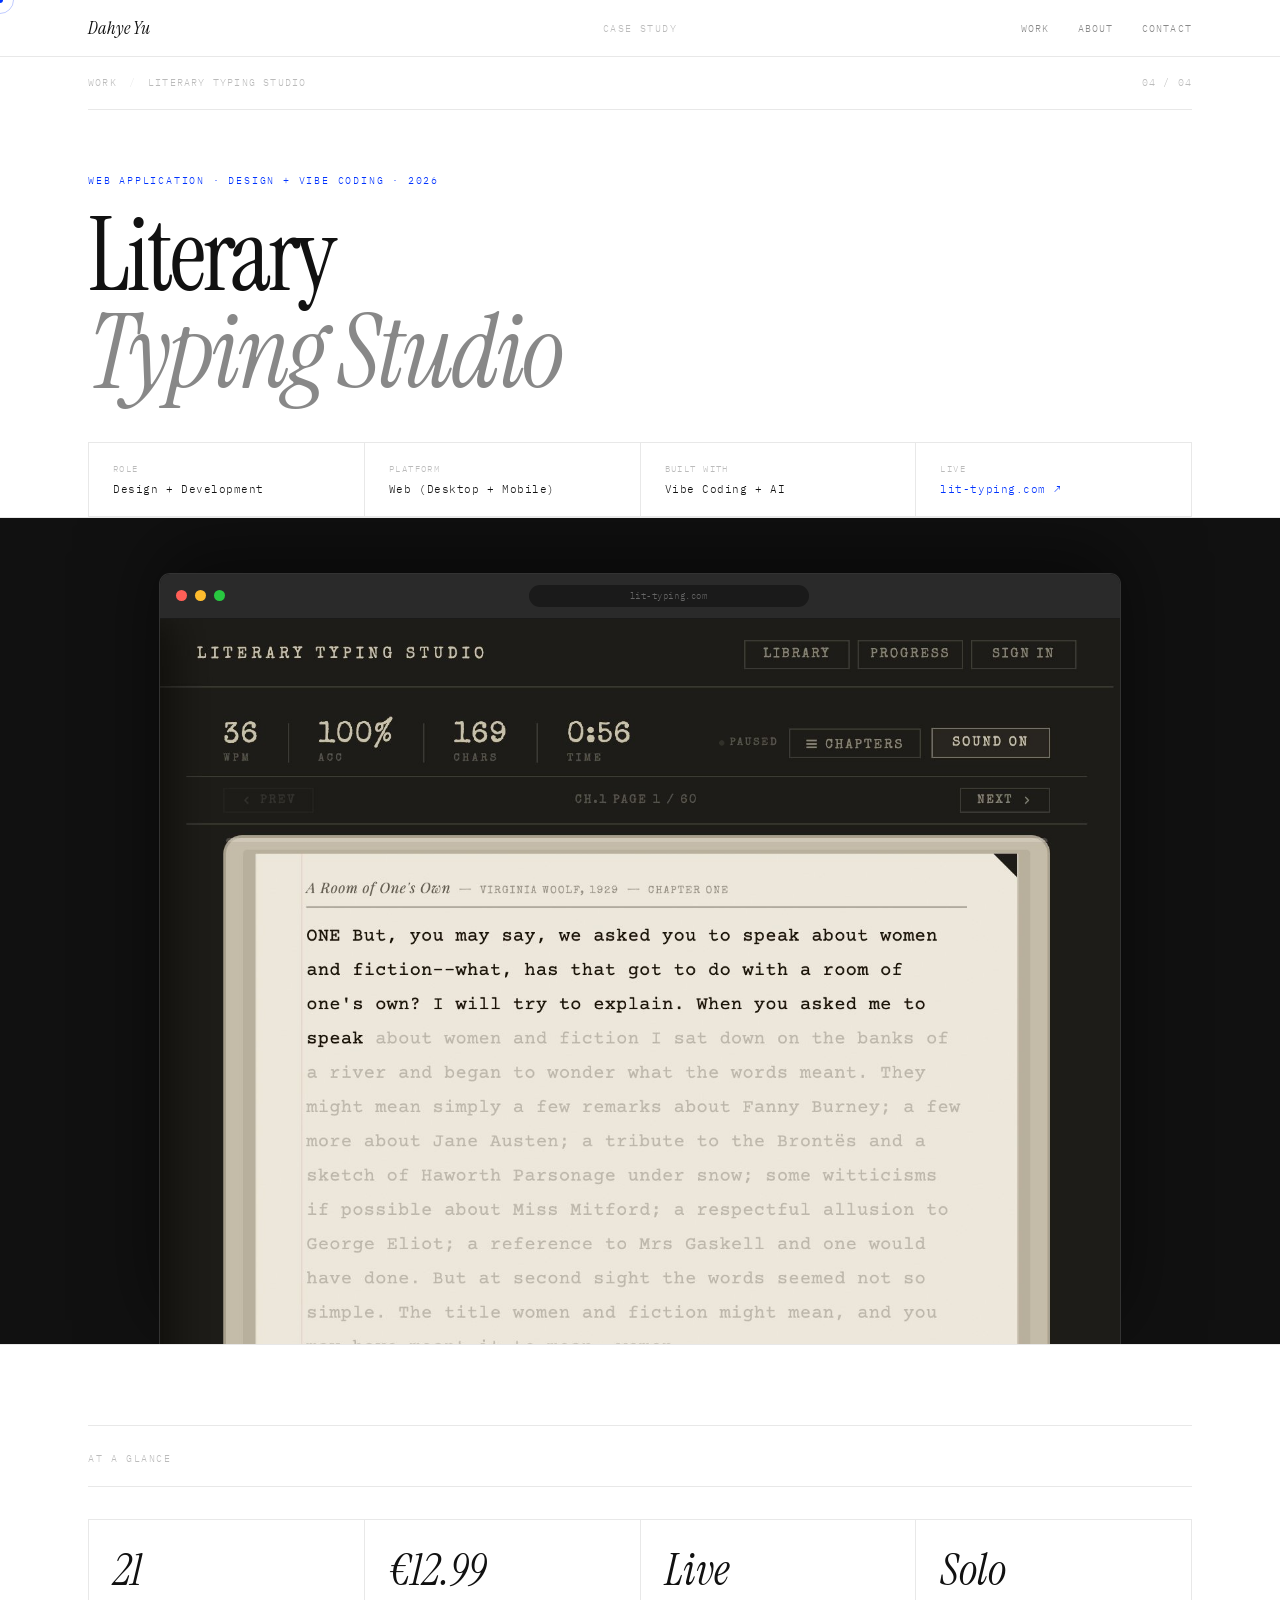
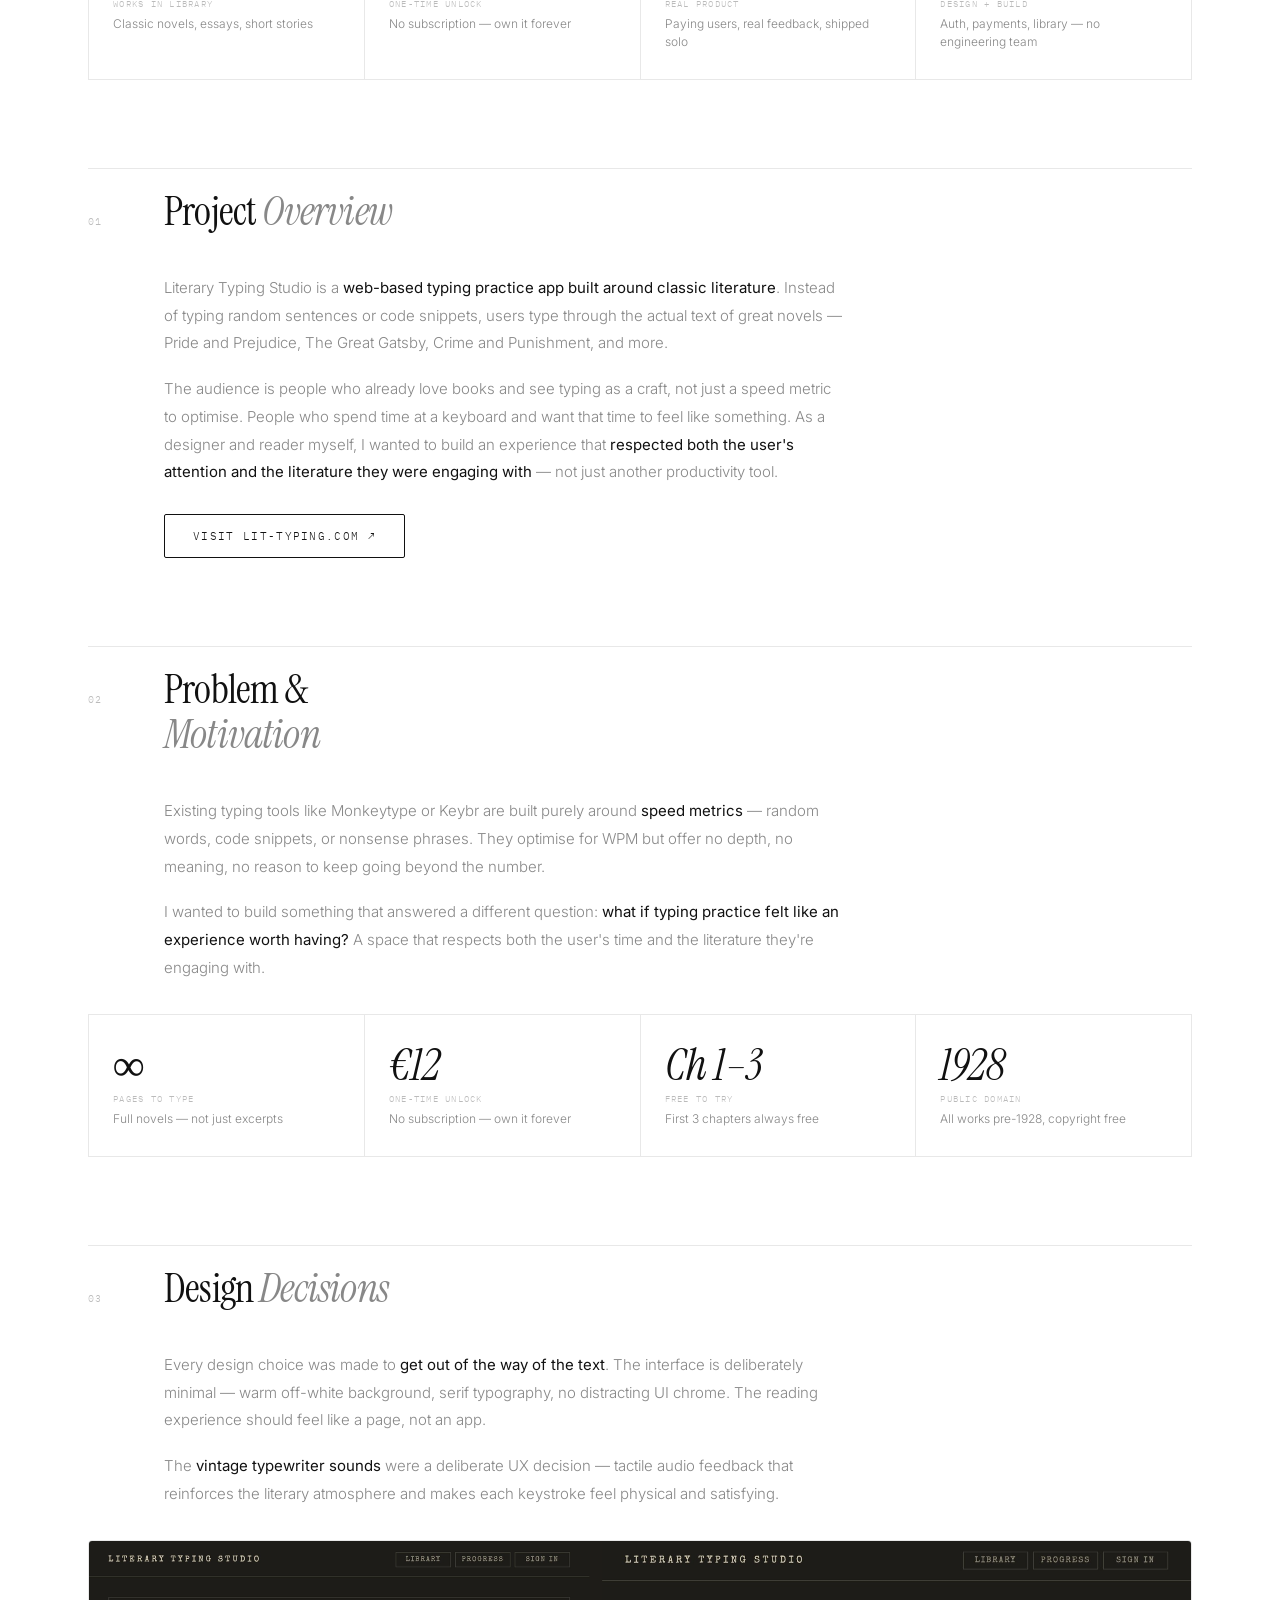
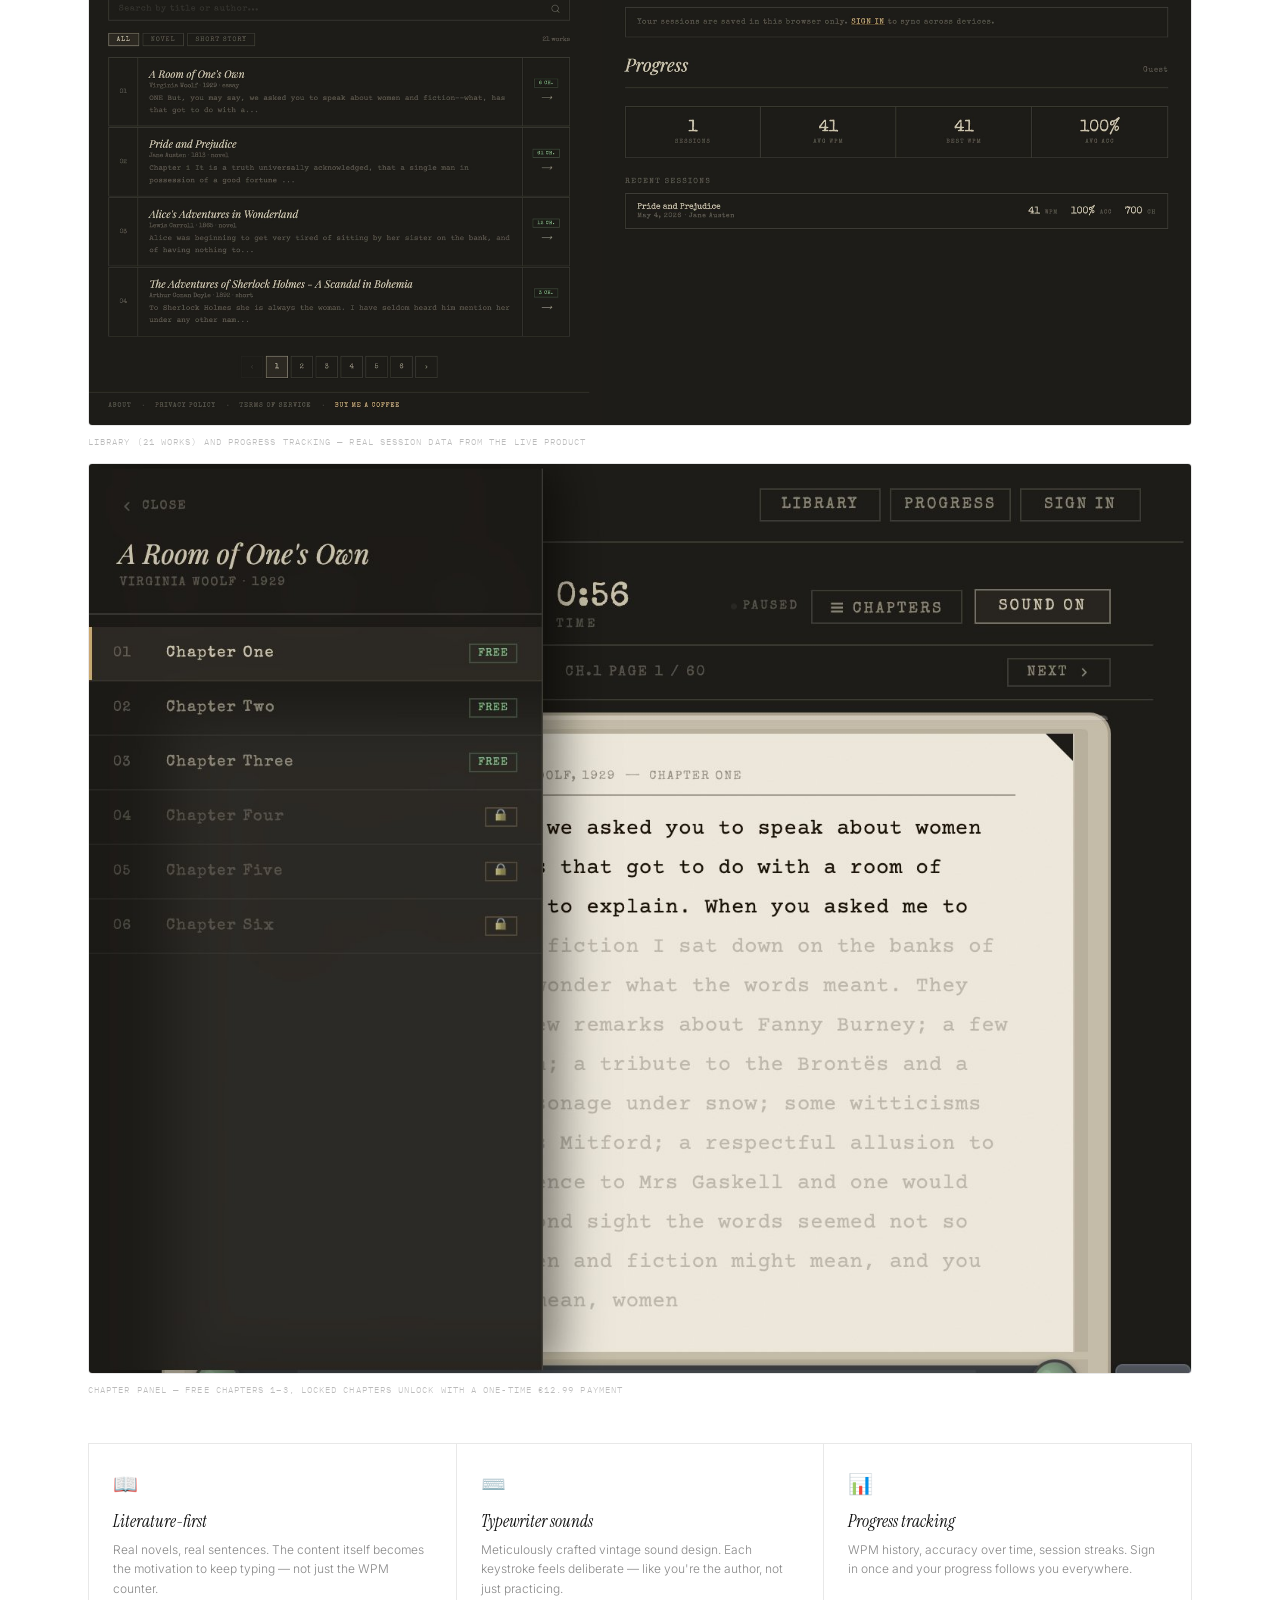
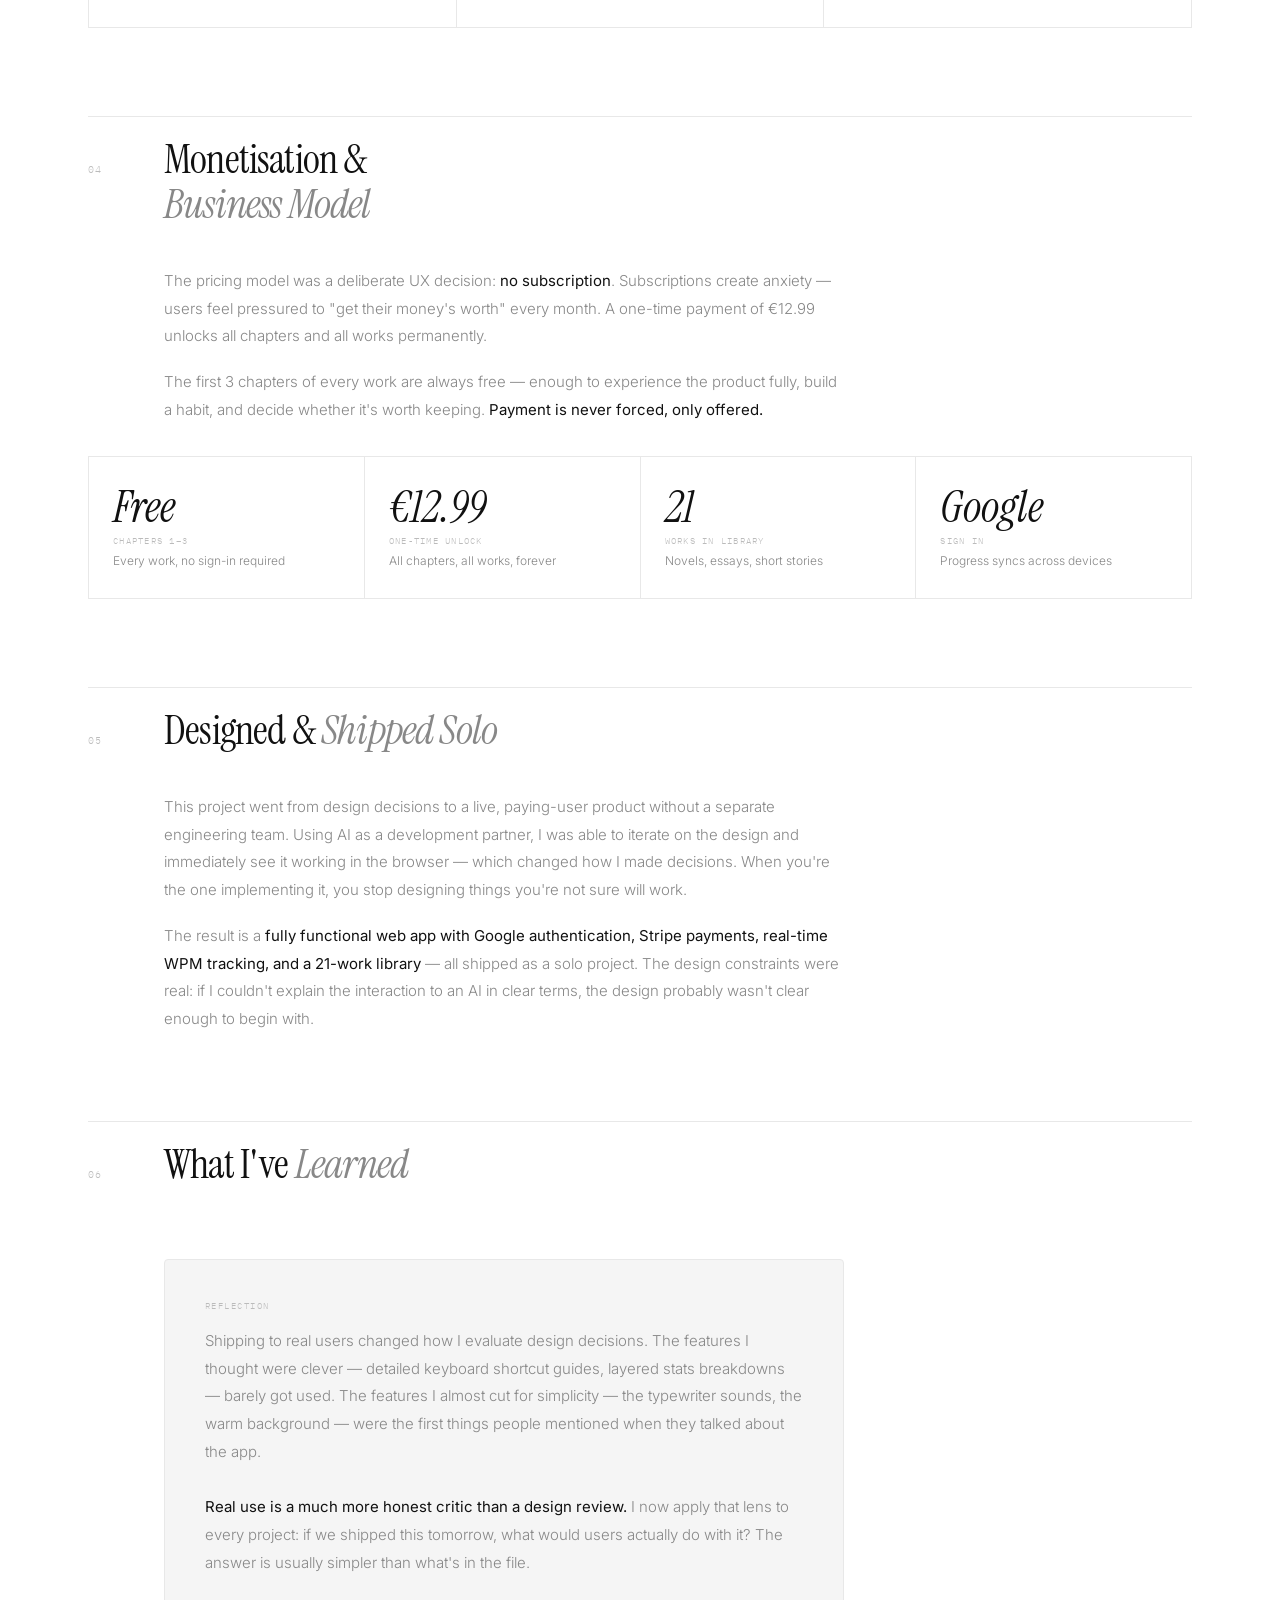
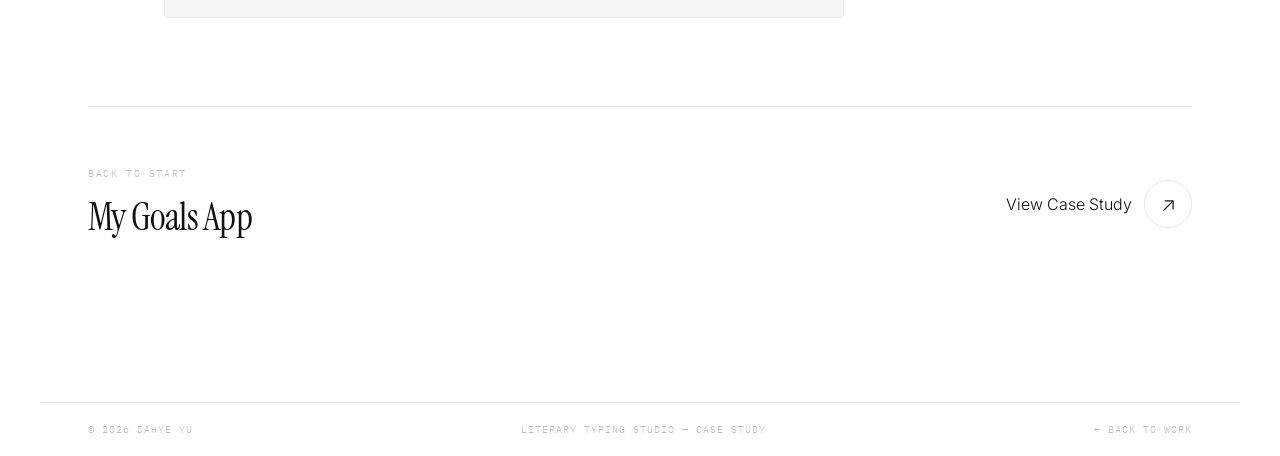
<file: lit-typing.html>
<!DOCTYPE html>
<html lang="en">
<head>
<meta charset="UTF-8">
<meta name="viewport" content="width=device-width, initial-scale=1.0">
<title>Literary Typing Studio — Dahye Yu</title>
<link rel="preconnect" href="https://fonts.googleapis.com">
<link href="https://fonts.googleapis.com/css2?family=Instrument+Serif:ital@0;1&family=Inter:wght@300;400;500&family=IBM+Plex+Mono:wght@300;400&display=swap" rel="stylesheet">
<style>
:root{--bg:#ffffff;--ink:#111111;--ink2:#888888;--ink3:#bbbbbb;--rule:#e8e8e8;--hover:#f5f5f5;--accent:#0033ff;}
*,*::before,*::after{box-sizing:border-box;margin:0;padding:0;}
html{scroll-behavior:smooth;}
body{background:var(--bg);color:var(--ink);font-family:'Inter',sans-serif;font-weight:300;overflow-x:hidden;-webkit-font-smoothing:antialiased;}
.cur{position:fixed;width:6px;height:6px;background:var(--accent);border-radius:50%;pointer-events:none;z-index:9999;transform:translate(-50%,-50%);}
.cur-ring{position:fixed;width:28px;height:28px;border:1px solid rgba(0,51,255,.25);border-radius:50%;pointer-events:none;z-index:9998;transform:translate(-50%,-50%);transition:width .35s cubic-bezier(.16,1,.3,1),height .35s,border-color .25s;}
body:has(a:hover) .cur-ring{width:48px;height:48px;border-color:rgba(0,51,255,.5);}
nav{position:fixed;top:0;left:0;right:0;z-index:100;border-bottom:1px solid var(--rule);background:rgba(255,255,255,0.94);backdrop-filter:blur(8px);}
.nav-inner{max-width:1200px;margin:0 auto;padding:0 48px;height:56px;display:grid;grid-template-columns:1fr auto 1fr;align-items:center;}
.nav-logo{font-family:'Instrument Serif',serif;font-style:italic;font-size:18px;color:var(--ink);text-decoration:none;}
.nav-center{font-family:'IBM Plex Mono',monospace;font-size:10px;letter-spacing:0.14em;text-transform:uppercase;color:var(--ink3);}
.nav-right{display:flex;justify-content:flex-end;gap:28px;}
.nav-right a{font-family:'IBM Plex Mono',monospace;font-size:10px;letter-spacing:0.12em;text-transform:uppercase;color:var(--ink2);text-decoration:none;transition:color .15s;}
.nav-right a:hover{color:var(--ink);}
.wrap{max-width:1200px;margin:0 auto;padding:0 48px;}
.cs-hero{padding-top:56px;border-bottom:1px solid var(--rule);}
.cs-breadcrumb{padding:20px 0;border-bottom:1px solid var(--rule);display:flex;justify-content:space-between;align-items:center;}
.cs-breadcrumb-left{display:flex;align-items:center;gap:12px;font-family:'IBM Plex Mono',monospace;font-size:10px;letter-spacing:0.12em;text-transform:uppercase;color:var(--ink3);}
.cs-breadcrumb-left a{color:var(--ink3);text-decoration:none;}.cs-breadcrumb-left a:hover{color:var(--ink);}
.sep{color:var(--rule);}
.cs-breadcrumb-right{font-family:'IBM Plex Mono',monospace;font-size:10px;letter-spacing:0.12em;text-transform:uppercase;color:var(--ink3);}
.cs-title-block{padding:64px 0 0;}
.cs-overline{font-family:'IBM Plex Mono',monospace;font-size:10px;letter-spacing:0.18em;text-transform:uppercase;color:var(--accent);margin-bottom:20px;}
.cs-title{font-family:'Instrument Serif',serif;font-size:clamp(52px,8vw,104px);font-weight:400;line-height:.95;letter-spacing:-0.03em;margin-bottom:40px;}
.cs-title em{font-style:italic;color:var(--ink2);}
.cs-meta-row{display:grid;grid-template-columns:repeat(4,1fr);border-top:1px solid var(--rule);border-left:1px solid var(--rule);}
.cs-meta-cell{border-right:1px solid var(--rule);border-bottom:1px solid var(--rule);padding:20px 24px;}
.cs-meta-label{font-family:'IBM Plex Mono',monospace;font-size:9px;letter-spacing:0.16em;text-transform:uppercase;color:var(--ink3);margin-bottom:8px;}
.cs-meta-value{font-family:'IBM Plex Mono',monospace;font-size:11px;letter-spacing:0.05em;color:var(--ink);}
.cs-cover{background:var(--hover);border-top:1px solid var(--rule);overflow:hidden;}
.cs-cover img{width:100%;display:block;max-height:600px;object-fit:cover;object-position:center top;}
.cs-body{padding:80px 0;}
.cs-section{margin-bottom:88px;}
.cs-section-header{border-top:1px solid var(--rule);padding:20px 0 40px;display:flex;gap:40px;align-items:baseline;}
.cs-num{font-family:'IBM Plex Mono',monospace;font-size:10px;letter-spacing:0.12em;color:var(--ink3);flex-shrink:0;width:36px;}
.cs-section-title{font-family:'Instrument Serif',serif;font-size:clamp(26px,3.2vw,42px);font-weight:400;letter-spacing:-0.02em;line-height:1.1;}
.cs-section-title em{font-style:italic;color:var(--ink2);}
.cs-2col{display:grid;grid-template-columns:36px 1fr;gap:0 40px;}
.cs-col{grid-column:2;}
.body-text{font-size:15px;line-height:1.85;color:var(--ink2);max-width:680px;}
.body-text+.body-text{margin-top:18px;}
.body-text strong{color:var(--ink);font-weight:400;}
.img-full{width:100%;display:block;border:1px solid var(--rule);border-radius:4px;margin-top:32px;}
.img-caption{font-family:'IBM Plex Mono',monospace;font-size:9px;letter-spacing:0.12em;text-transform:uppercase;color:var(--ink3);margin-top:10px;}
.stat-bar{display:grid;grid-template-columns:repeat(4,1fr);border-left:1px solid var(--rule);margin-top:32px;}
.stat-cell{border-right:1px solid var(--rule);border-top:1px solid var(--rule);border-bottom:1px solid var(--rule);padding:28px 24px;}
.stat-num{font-family:'Instrument Serif',serif;font-size:44px;font-style:italic;color:var(--ink);line-height:1;margin-bottom:6px;}
.stat-label{font-family:'IBM Plex Mono',monospace;font-size:9px;letter-spacing:0.14em;text-transform:uppercase;color:var(--ink3);}
.stat-note{font-size:12px;color:var(--ink2);margin-top:6px;line-height:1.5;}
.feature-grid{display:grid;grid-template-columns:repeat(3,1fr);border-left:1px solid var(--rule);margin-top:32px;}
.feature-card{border-right:1px solid var(--rule);border-top:1px solid var(--rule);border-bottom:1px solid var(--rule);padding:28px 24px;transition:background .2s;}
.feature-card:hover{background:var(--hover);}
.feature-icon{font-size:20px;margin-bottom:14px;}
.feature-title{font-family:'Instrument Serif',serif;font-size:17px;font-style:italic;margin-bottom:8px;}
.feature-desc{font-size:12px;line-height:1.65;color:var(--ink2);}
.live-link{display:inline-flex;align-items:center;gap:10px;margin-top:28px;padding:14px 28px;border:1px solid var(--ink);border-radius:2px;font-family:'IBM Plex Mono',monospace;font-size:11px;letter-spacing:0.12em;text-transform:uppercase;color:var(--ink);text-decoration:none;transition:background .2s,color .2s;}
.live-link:hover{background:var(--ink);color:#fff;}
.learning-box{background:var(--hover);border:1px solid var(--rule);border-radius:4px;padding:40px;margin-top:32px;max-width:680px;}
.learning-label{font-family:'IBM Plex Mono',monospace;font-size:9px;letter-spacing:0.16em;text-transform:uppercase;color:var(--ink3);margin-bottom:16px;}
.learning-text{font-size:15px;line-height:1.85;color:var(--ink2);}
.learning-text strong{color:var(--ink);font-weight:400;}
.cs-next{border-top:1px solid var(--rule);padding:60px 0 80px;display:flex;justify-content:space-between;align-items:center;}
.cs-next-label{font-family:'IBM Plex Mono',monospace;font-size:10px;letter-spacing:0.16em;text-transform:uppercase;color:var(--ink3);margin-bottom:12px;}
.cs-next-title{font-family:'Instrument Serif',serif;font-size:clamp(28px,3vw,44px);font-weight:400;letter-spacing:-0.02em;}
.cs-next-link{display:flex;align-items:center;gap:12px;text-decoration:none;color:var(--ink);transition:color .2s;}
.cs-next-link:hover{color:var(--accent);}
.cs-next-arrow{width:48px;height:48px;border:1px solid var(--rule);border-radius:50%;display:flex;align-items:center;justify-content:center;font-size:20px;transition:border-color .2s,background .2s,color .2s,transform .3s cubic-bezier(.16,1,.3,1);}
.cs-next-link:hover .cs-next-arrow{border-color:var(--accent);background:var(--accent);color:#fff;transform:rotate(-45deg);}
footer{border-top:1px solid var(--rule);max-width:1200px;margin:0 auto;padding:20px 48px;display:flex;justify-content:space-between;align-items:center;}
footer span{font-family:'IBM Plex Mono',monospace;font-size:10px;letter-spacing:0.1em;text-transform:uppercase;color:var(--ink3);}
.reveal{opacity:0;transform:translateY(20px);transition:opacity .65s ease,transform .65s cubic-bezier(.16,1,.3,1);}
.reveal.in{opacity:1;transform:none;}
@keyframes fadeUp{from{opacity:0;transform:translateY(24px)}to{opacity:1;transform:none}}
@media(max-width:768px){.nav-inner,.wrap{padding:0 20px;}.nav-center{display:none;}.cs-meta-row{grid-template-columns:1fr 1fr;}.cs-2col{grid-template-columns:1fr;}.cs-col{grid-column:1;}.stat-bar{grid-template-columns:1fr 1fr;}.feature-grid{grid-template-columns:1fr;}.cs-next{flex-direction:column;align-items:flex-start;gap:32px;}footer{flex-direction:column;gap:8px;text-align:center;padding:20px;}}
</style>
</head>
<body>
<div class="cur" id="cur"></div>
<div class="cur-ring" id="cur-ring"></div>
<nav><div class="nav-inner"><a href="index.html" class="nav-logo">Dahye Yu</a><span class="nav-center">Case Study</span><div class="nav-right"><a href="index.html#work">Work</a><a href="about.html">About</a><a href="contact.html">Contact</a></div></div></nav>

<section class="cs-hero">
  <div class="wrap">
    <div class="cs-breadcrumb">
      <div class="cs-breadcrumb-left"><a href="index.html">Work</a><span class="sep">/</span><span>Literary Typing Studio</span></div>
      <span class="cs-breadcrumb-right">04 / 04</span>
    </div>
    <div class="cs-title-block" style="opacity:0;animation:fadeUp .9s ease .1s forwards;">
      <div class="cs-overline">Web Application · Design + Vibe Coding · 2026</div>
      <h1 class="cs-title">Literary<br><em>Typing Studio</em></h1>
      <div class="cs-meta-row">
        <div class="cs-meta-cell"><div class="cs-meta-label">Role</div><div class="cs-meta-value">Design + Development</div></div>
        <div class="cs-meta-cell"><div class="cs-meta-label">Platform</div><div class="cs-meta-value">Web (Desktop + Mobile)</div></div>
        <div class="cs-meta-cell"><div class="cs-meta-label">Built with</div><div class="cs-meta-value">Vibe Coding + AI</div></div>
        <div class="cs-meta-cell"><div class="cs-meta-label">Live</div><div class="cs-meta-value"><a href="https://lit-typing.com" target="_blank" style="color:var(--accent);text-decoration:none;">lit-typing.com ↗</a></div></div>
      </div>
    </div>
  </div>
  <div class="cs-cover" style="background:#111111;padding:56px 80px 0;display:flex;justify-content:center;align-items:flex-end;overflow:hidden;">
    <div style="max-width:960px;width:100%;border-radius:10px 10px 0 0;overflow:hidden;box-shadow:0 0 0 1px #333, 0 -24px 80px rgba(0,0,0,.5);">
      <div style="background:#2a2a2a;padding:11px 16px;display:flex;align-items:center;gap:8px;border-bottom:1px solid #1a1a1a;">
        <span style="width:11px;height:11px;border-radius:50%;background:#ff5f57;display:block;flex-shrink:0;"></span>
        <span style="width:11px;height:11px;border-radius:50%;background:#febc2e;display:block;flex-shrink:0;"></span>
        <span style="width:11px;height:11px;border-radius:50%;background:#28c840;display:block;flex-shrink:0;"></span>
        <div style="flex:1;background:#1a1a1a;border-radius:20px;height:22px;display:flex;align-items:center;justify-content:center;max-width:280px;margin:0 auto;">
          <span style="font-family:'IBM Plex Mono',monospace;font-size:9px;color:#666;letter-spacing:0.06em;">lit-typing.com</span>
        </div>
      </div>
      <img src="images/lit-cover.png" style="width:100%;display:block;max-height:none;object-fit:initial;" alt="Literary Typing Studio — Typing Interface">
    </div>
  </div>
</section>

<div class="wrap"><div class="cs-body">

  <!-- AT A GLANCE -->
  <div class="reveal" style="margin-bottom:88px;">
    <div style="padding:20px 0;border-top:1px solid var(--rule);border-bottom:1px solid var(--rule);margin-bottom:0;">
      <span style="font-family:'IBM Plex Mono',monospace;font-size:10px;letter-spacing:0.16em;text-transform:uppercase;color:var(--ink3);">At a glance</span>
    </div>
    <div class="stat-bar">
      <div class="stat-cell"><div class="stat-num">21</div><div class="stat-label">Works in library</div><div class="stat-note">Classic novels, essays, short stories</div></div>
      <div class="stat-cell"><div class="stat-num">€12.99</div><div class="stat-label">One-time unlock</div><div class="stat-note">No subscription — own it forever</div></div>
      <div class="stat-cell"><div class="stat-num">Live</div><div class="stat-label">Real product</div><div class="stat-note">Paying users, real feedback, shipped solo</div></div>
      <div class="stat-cell"><div class="stat-num">Solo</div><div class="stat-label">Design + build</div><div class="stat-note">Auth, payments, library — no engineering team</div></div>
    </div>
  </div>

  <div class="cs-section reveal">
    <div class="cs-section-header"><span class="cs-num">01</span><h2 class="cs-section-title">Project <em>Overview</em></h2></div>
    <div class="cs-2col"><div></div><div class="cs-col">
      <p class="body-text">Literary Typing Studio is a <strong>web-based typing practice app built around classic literature</strong>. Instead of typing random sentences or code snippets, users type through the actual text of great novels — Pride and Prejudice, The Great Gatsby, Crime and Punishment, and more.</p>
      <p class="body-text">The audience is people who already love books and see typing as a craft, not just a speed metric to optimise. People who spend time at a keyboard and want that time to feel like something. As a designer and reader myself, I wanted to build an experience that <strong>respected both the user's attention and the literature they were engaging with</strong> — not just another productivity tool.</p>
      <a href="https://lit-typing.com" target="_blank" class="live-link">Visit lit-typing.com ↗</a>
    </div></div>
  </div>

  <div class="cs-section reveal">
    <div class="cs-section-header"><span class="cs-num">02</span><h2 class="cs-section-title">Problem &amp;<br><em>Motivation</em></h2></div>
    <div class="cs-2col"><div></div><div class="cs-col">
      <p class="body-text">Existing typing tools like Monkeytype or Keybr are built purely around <strong>speed metrics</strong> — random words, code snippets, or nonsense phrases. They optimise for WPM but offer no depth, no meaning, no reason to keep going beyond the number.</p>
      <p class="body-text">I wanted to build something that answered a different question: <strong>what if typing practice felt like an experience worth having?</strong> A space that respects both the user's time and the literature they're engaging with.</p>
    </div></div>
    <div class="stat-bar">
      <div class="stat-cell"><div class="stat-num">∞</div><div class="stat-label">Pages to type</div><div class="stat-note">Full novels — not just excerpts</div></div>
      <div class="stat-cell"><div class="stat-num">€12</div><div class="stat-label">One-time unlock</div><div class="stat-note">No subscription — own it forever</div></div>
      <div class="stat-cell"><div class="stat-num">Ch 1–3</div><div class="stat-label">Free to try</div><div class="stat-note">First 3 chapters always free</div></div>
      <div class="stat-cell"><div class="stat-num">1928</div><div class="stat-label">Public domain</div><div class="stat-note">All works pre-1928, copyright free</div></div>
    </div>
  </div>

  <div class="cs-section reveal">
    <div class="cs-section-header"><span class="cs-num">03</span><h2 class="cs-section-title">Design <em>Decisions</em></h2></div>
    <div class="cs-2col"><div></div><div class="cs-col">
      <p class="body-text">Every design choice was made to <strong>get out of the way of the text</strong>. The interface is deliberately minimal — warm off-white background, serif typography, no distracting UI chrome. The reading experience should feel like a page, not an app.</p>
      <p class="body-text">The <strong>vintage typewriter sounds</strong> were a deliberate UX decision — tactile audio feedback that reinforces the literary atmosphere and makes each keystroke feel physical and satisfying.</p>
    </div></div>
    <img src="images/lit-features.png" class="img-full" alt="Library & Progress screens">
    <p class="img-caption">Library (21 works) and Progress tracking — real session data from the live product</p>
    <img src="images/lit-chapters-crop.png" class="img-full" style="margin-top:16px;" alt="Chapter selection panel">
    <p class="img-caption">Chapter panel — free chapters 1–3, locked chapters unlock with a one-time €12.99 payment</p>
    <div class="feature-grid" style="margin-top:48px;">
      <div class="feature-card"><div class="feature-icon">📖</div><div class="feature-title">Literature-first</div><div class="feature-desc">Real novels, real sentences. The content itself becomes the motivation to keep typing — not just the WPM counter.</div></div>
      <div class="feature-card"><div class="feature-icon">⌨️</div><div class="feature-title">Typewriter sounds</div><div class="feature-desc">Meticulously crafted vintage sound design. Each keystroke feels deliberate — like you're the author, not just practicing.</div></div>
      <div class="feature-card"><div class="feature-icon">📊</div><div class="feature-title">Progress tracking</div><div class="feature-desc">WPM history, accuracy over time, session streaks. Sign in once and your progress follows you everywhere.</div></div>
    </div>
  </div>

  <div class="cs-section reveal">
    <div class="cs-section-header"><span class="cs-num">04</span><h2 class="cs-section-title">Monetisation &amp;<br><em>Business Model</em></h2></div>
    <div class="cs-2col"><div></div><div class="cs-col">
      <p class="body-text">The pricing model was a deliberate UX decision: <strong>no subscription</strong>. Subscriptions create anxiety — users feel pressured to "get their money's worth" every month. A one-time payment of €12.99 unlocks all chapters and all works permanently.</p>
      <p class="body-text">The first 3 chapters of every work are always free — enough to experience the product fully, build a habit, and decide whether it's worth keeping. <strong>Payment is never forced, only offered.</strong></p>
    </div></div>
    <div class="stat-bar" style="margin-top:32px;">
      <div class="stat-cell"><div class="stat-num">Free</div><div class="stat-label">Chapters 1–3</div><div class="stat-note">Every work, no sign-in required</div></div>
      <div class="stat-cell"><div class="stat-num">€12.99</div><div class="stat-label">One-time unlock</div><div class="stat-note">All chapters, all works, forever</div></div>
      <div class="stat-cell"><div class="stat-num">21</div><div class="stat-label">Works in library</div><div class="stat-note">Novels, essays, short stories</div></div>
      <div class="stat-cell"><div class="stat-num">Google</div><div class="stat-label">Sign in</div><div class="stat-note">Progress syncs across devices</div></div>
    </div>
  </div>

  <div class="cs-section reveal">
    <div class="cs-section-header"><span class="cs-num">05</span><h2 class="cs-section-title">Designed &amp; <em>Shipped Solo</em></h2></div>
    <div class="cs-2col"><div></div><div class="cs-col">
      <p class="body-text">This project went from design decisions to a live, paying-user product without a separate engineering team. Using AI as a development partner, I was able to iterate on the design and immediately see it working in the browser — which changed how I made decisions. When you're the one implementing it, you stop designing things you're not sure will work.</p>
      <p class="body-text">The result is a <strong>fully functional web app with Google authentication, Stripe payments, real-time WPM tracking, and a 21-work library</strong> — all shipped as a solo project. The design constraints were real: if I couldn't explain the interaction to an AI in clear terms, the design probably wasn't clear enough to begin with.</p>
    </div></div>
  </div>

  <div class="cs-section reveal">
    <div class="cs-section-header"><span class="cs-num">06</span><h2 class="cs-section-title">What I've <em>Learned</em></h2></div>
    <div class="cs-2col"><div></div><div class="cs-col">
      <div class="learning-box">
        <div class="learning-label">Reflection</div>
        <p class="learning-text">Shipping to real users changed how I evaluate design decisions. The features I thought were clever — detailed keyboard shortcut guides, layered stats breakdowns — barely got used. The features I almost cut for simplicity — the typewriter sounds, the warm background — were the first things people mentioned when they talked about the app.<br><br><strong>Real use is a much more honest critic than a design review.</strong> I now apply that lens to every project: if we shipped this tomorrow, what would users actually do with it? The answer is usually simpler than what's in the file.</p>
      </div>
    </div></div>
  </div>

  <div class="cs-next reveal">
    <div><div class="cs-next-label">Back to start</div><div class="cs-next-title">My Goals App</div></div>
    <a href="mygoals.html" class="cs-next-link">View Case Study <span class="cs-next-arrow">↗</span></a>
  </div>

</div></div>

<footer>
  <span>© 2026 Dahye Yu</span>
  <span>Literary Typing Studio — Case Study</span>
  <span><a href="index.html" style="color:var(--ink3);text-decoration:none;">← Back to Work</a></span>
</footer>
<script>
const cur=document.getElementById('cur'),ring=document.getElementById('cur-ring');
let mx=0,my=0,rx=0,ry=0;
document.addEventListener('mousemove',e=>{mx=e.clientX;my=e.clientY;cur.style.left=mx+'px';cur.style.top=my+'px';});
(function loop(){rx+=(mx-rx)*.11;ry+=(my-ry)*.11;ring.style.left=rx+'px';ring.style.top=ry+'px';requestAnimationFrame(loop);})();
const io=new IntersectionObserver(es=>es.forEach((e,i)=>{if(e.isIntersecting)setTimeout(()=>e.target.classList.add('in'),i*70);}),{threshold:.08});
document.querySelectorAll('.reveal').forEach(el=>io.observe(el));
</script>
</body>
</html>
</file>
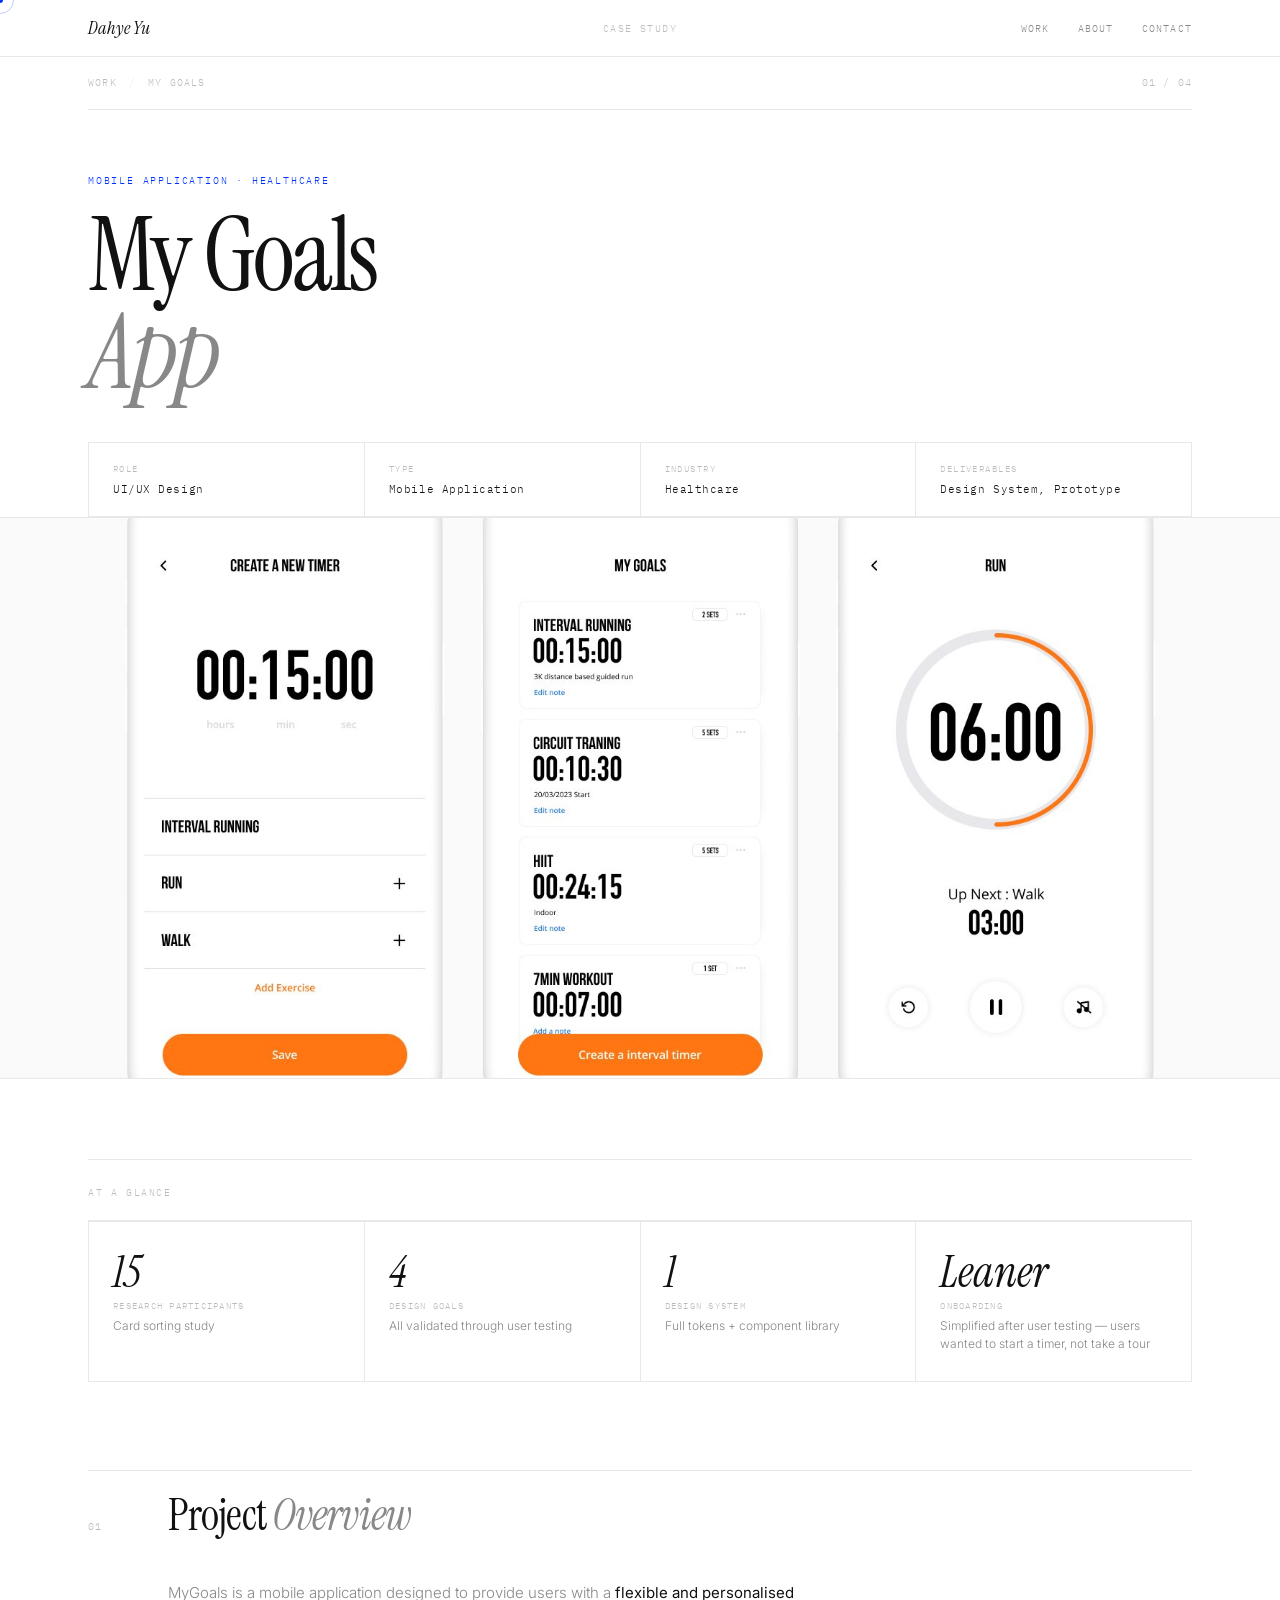
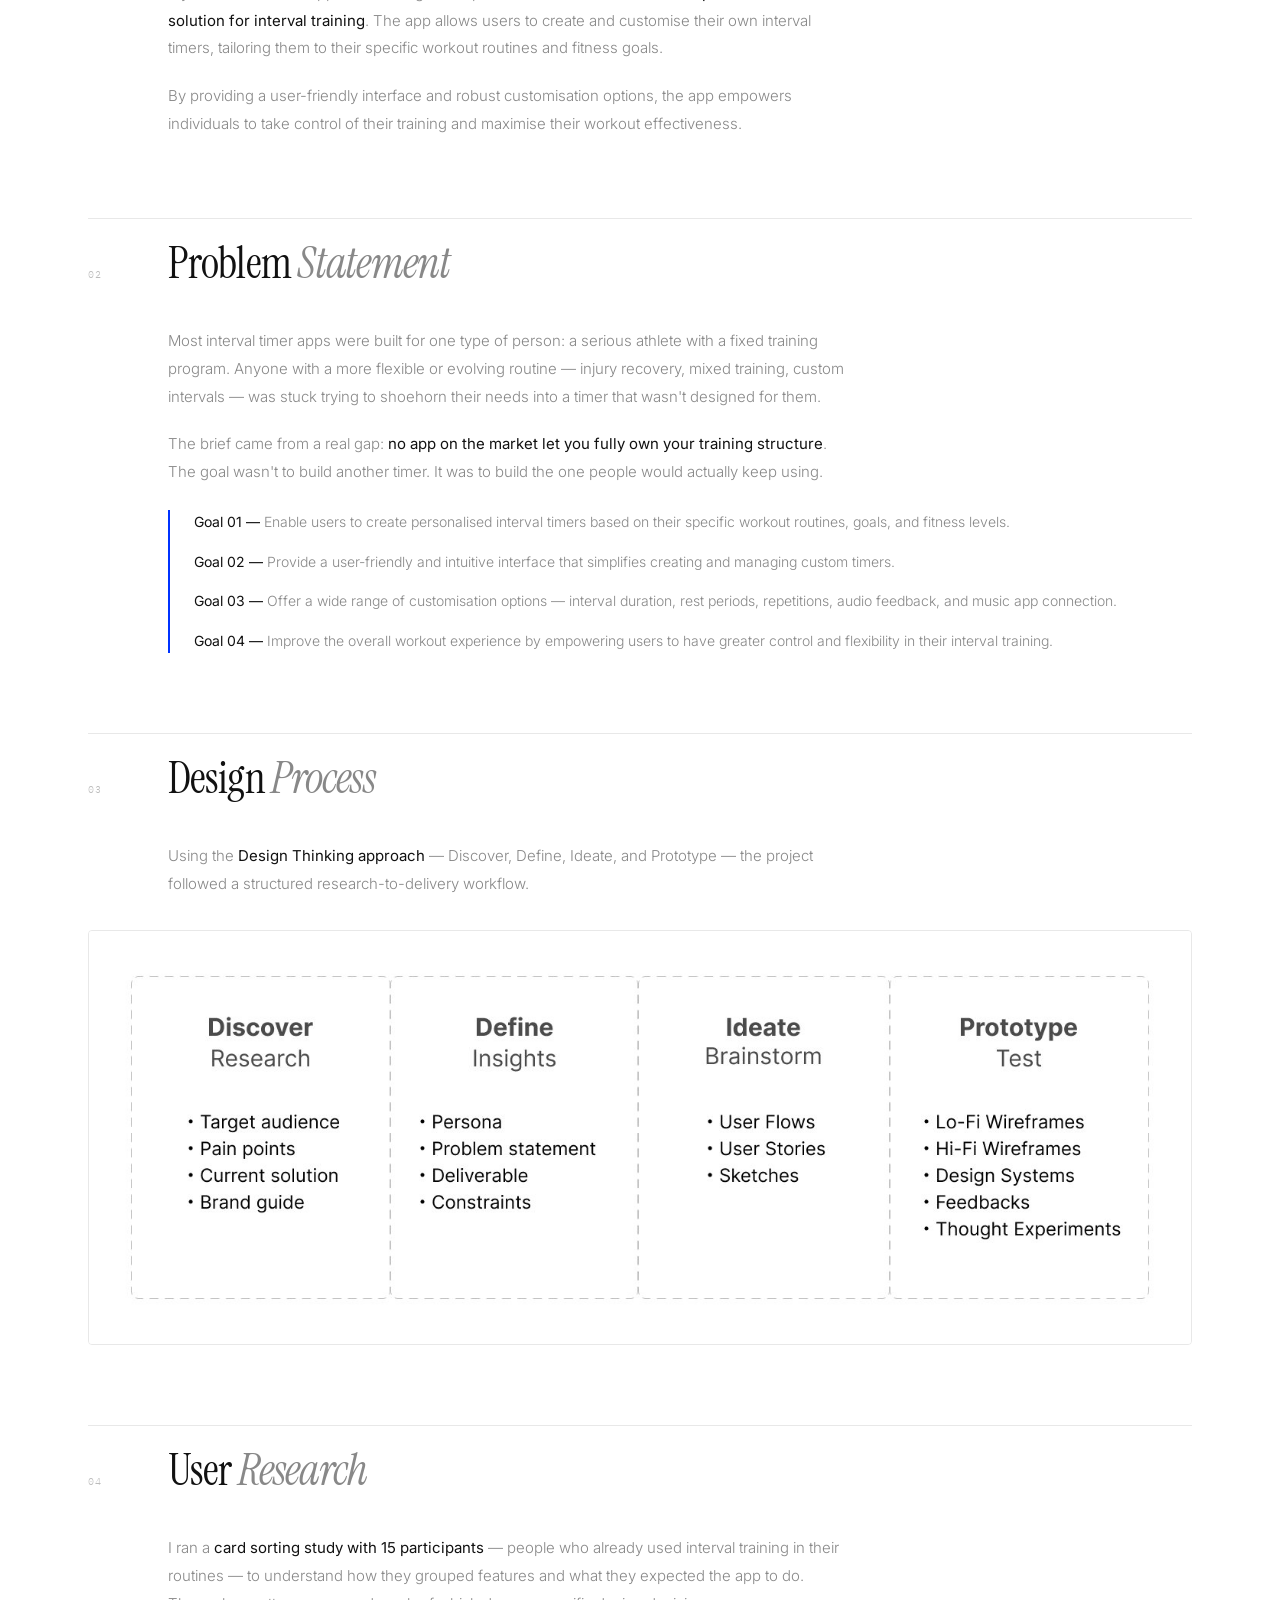
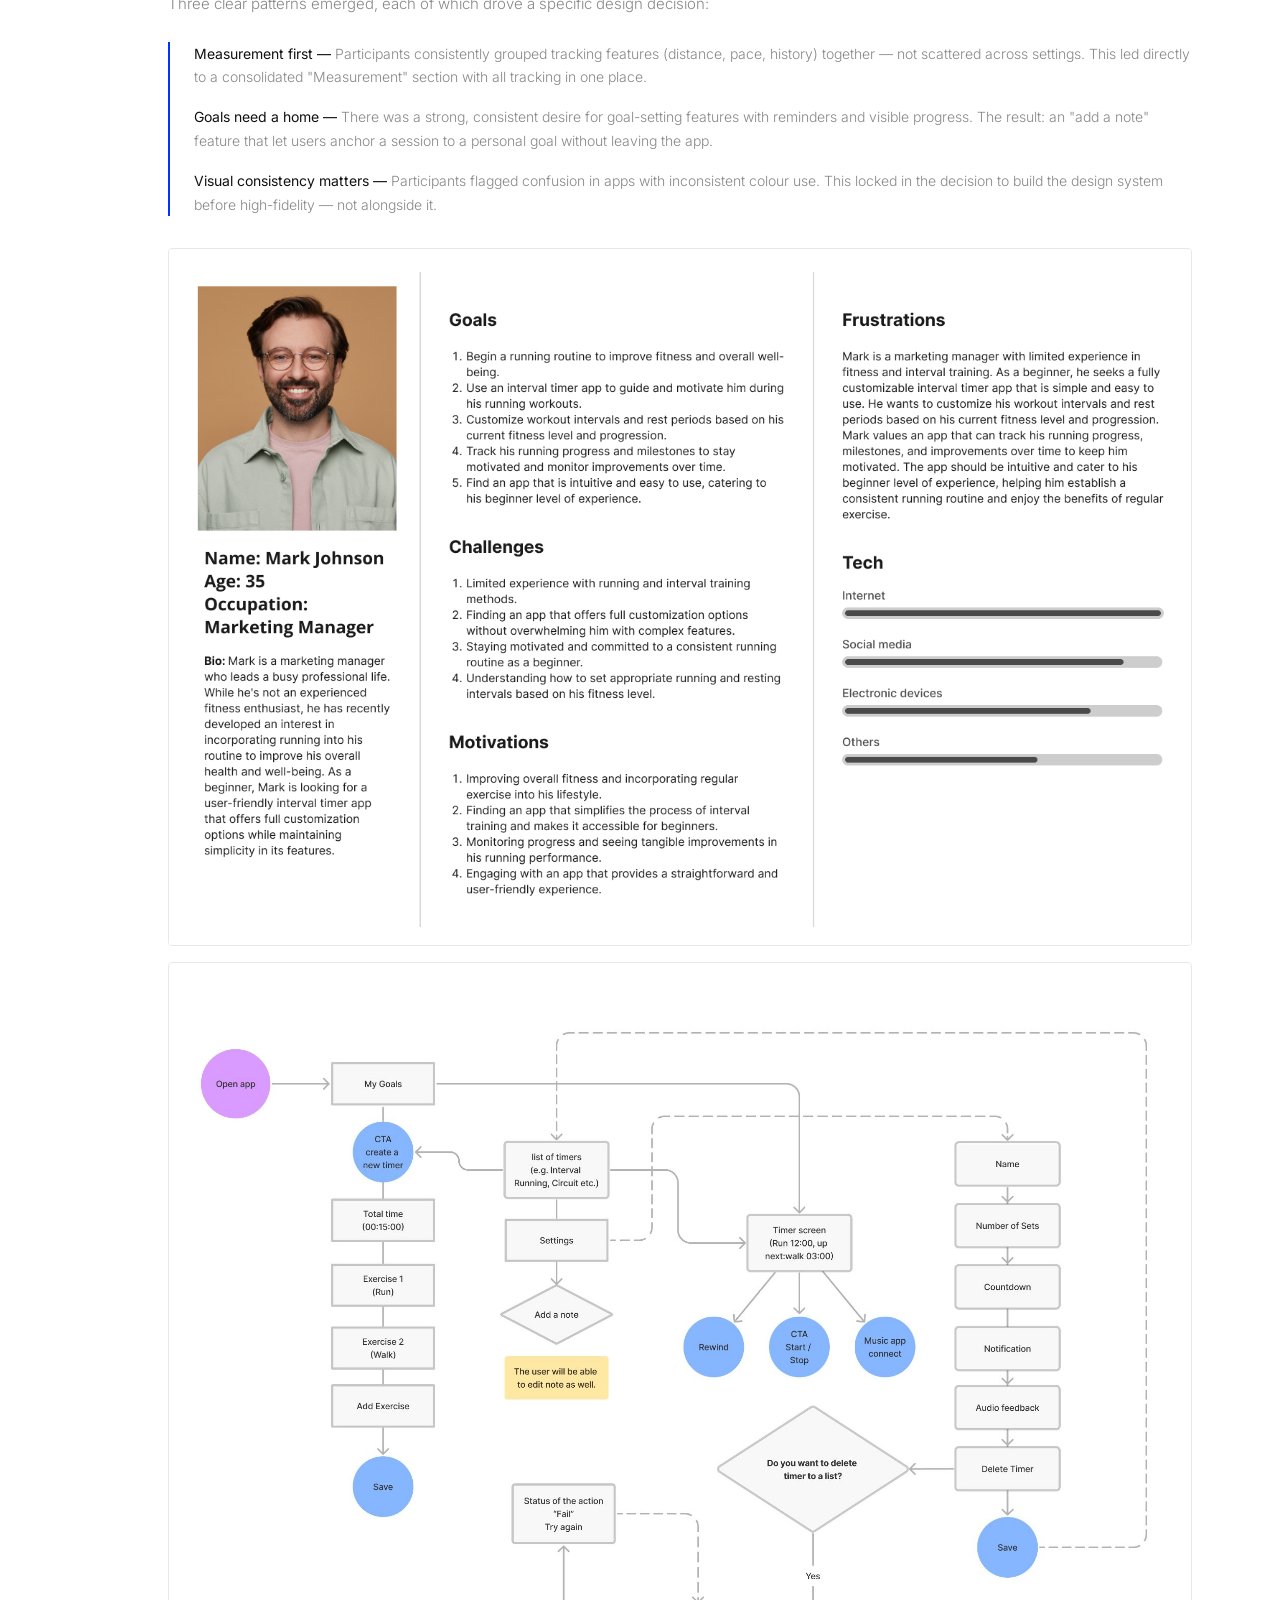
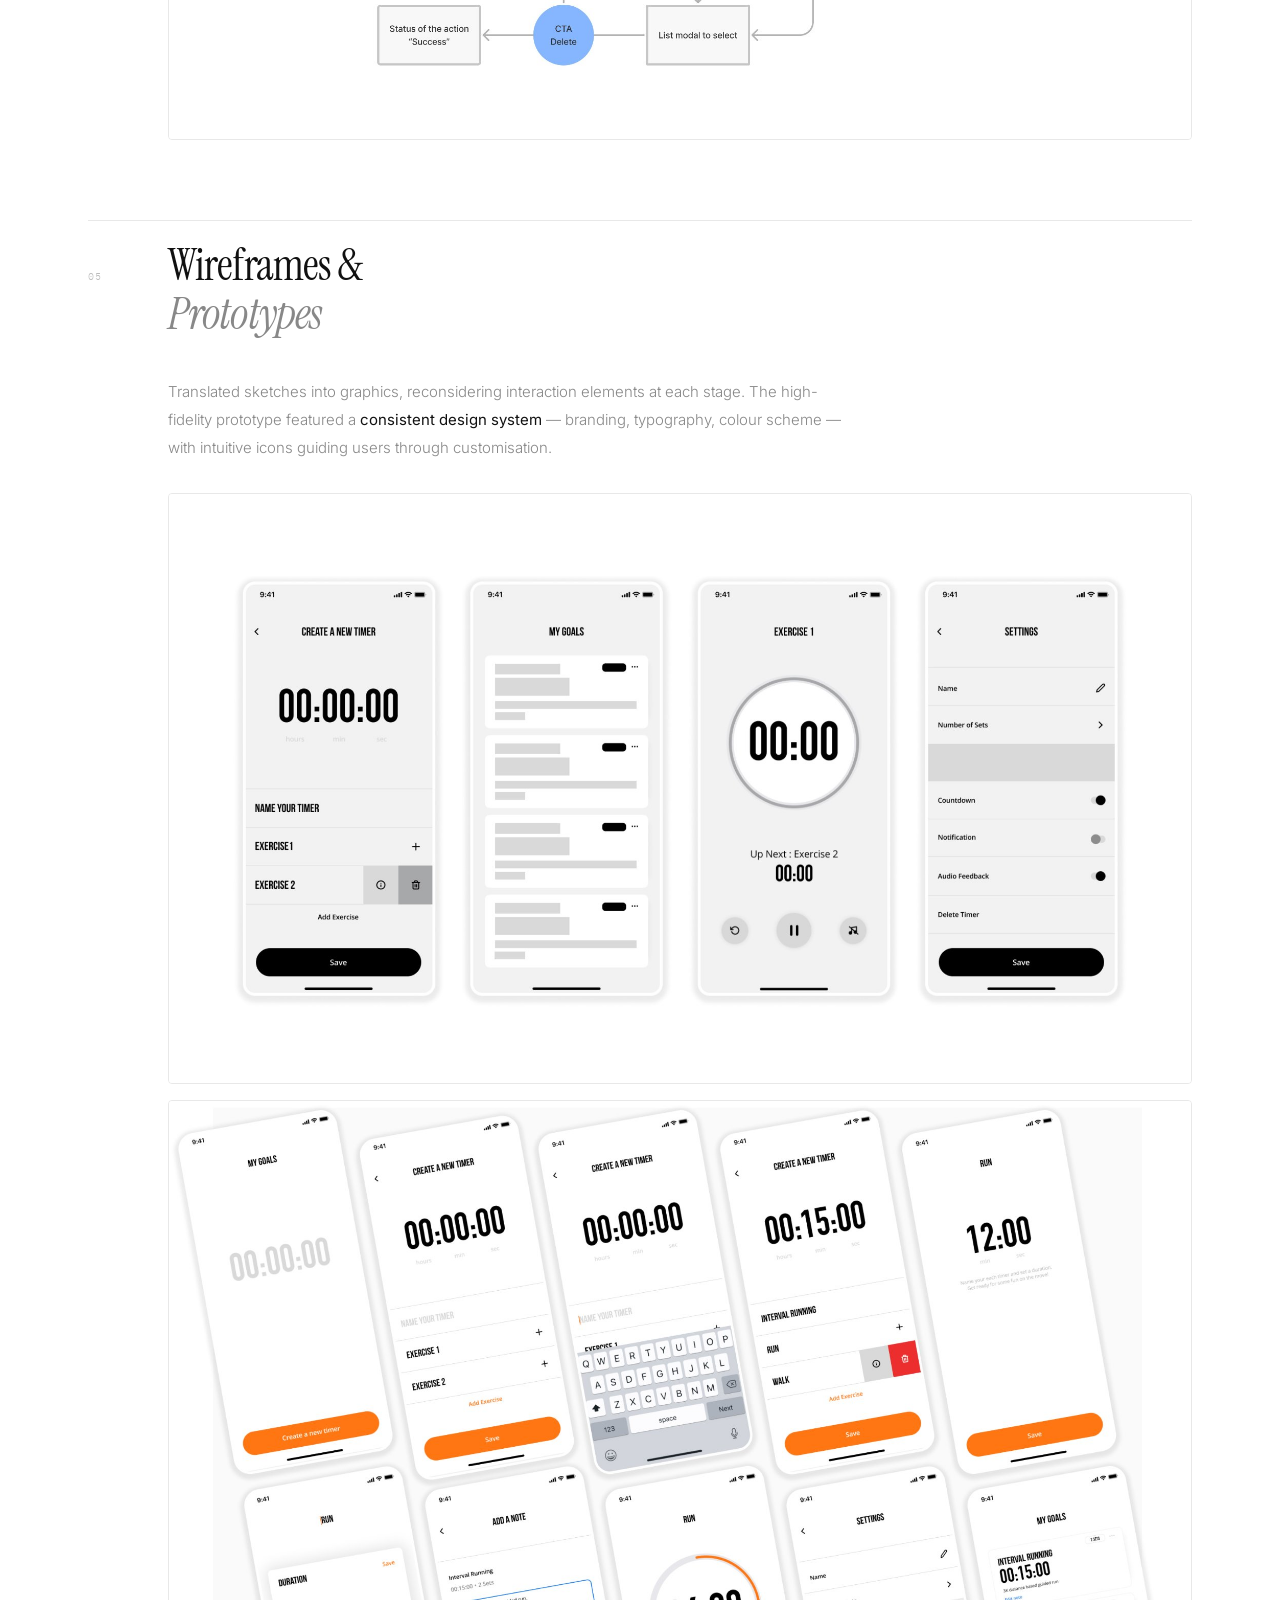
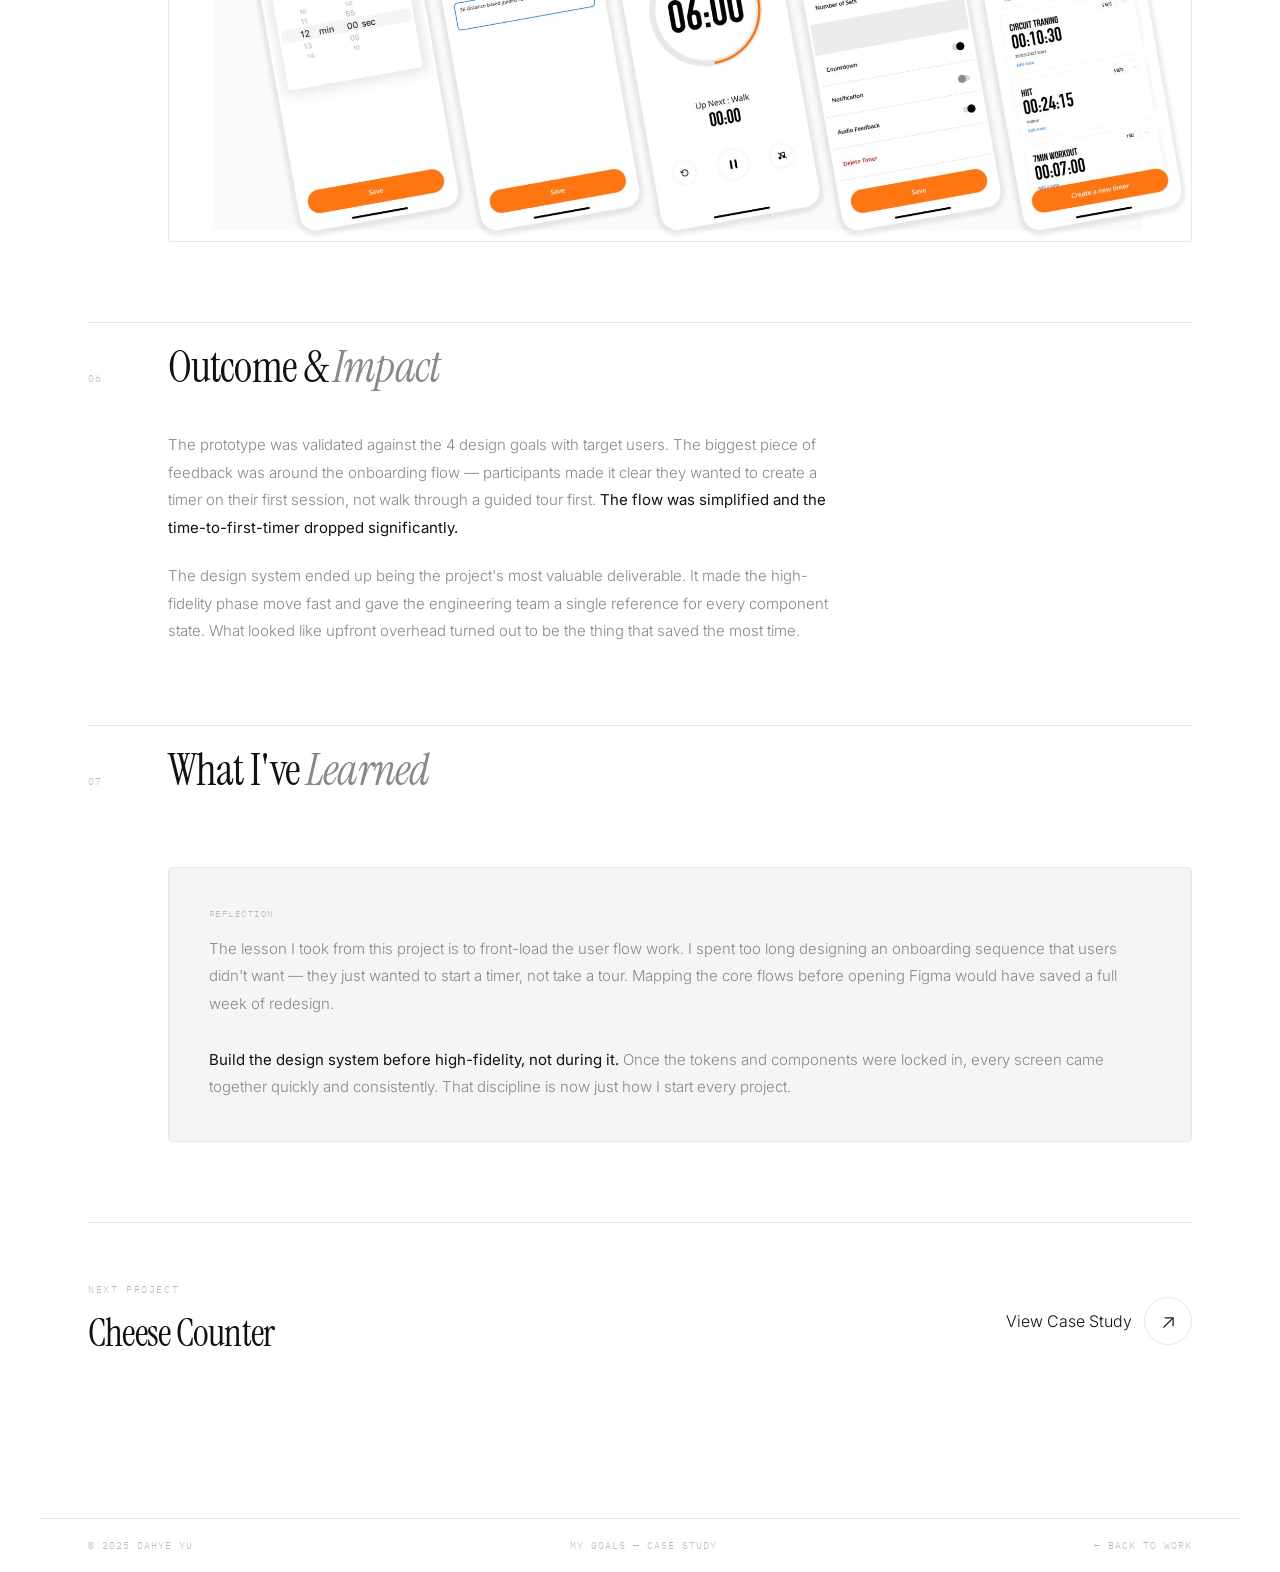
<file: mygoals.html>
<!DOCTYPE html>
<html lang="en">
<head>
<meta charset="UTF-8">
<meta name="viewport" content="width=device-width, initial-scale=1.0">
<title>My Goals — Dahye Yu</title>
<link rel="preconnect" href="https://fonts.googleapis.com">
<link href="https://fonts.googleapis.com/css2?family=Instrument+Serif:ital@0;1&family=Inter:wght@300;400;500&family=IBM+Plex+Mono:wght@300;400&display=swap" rel="stylesheet">
<style>
:root{--bg:#ffffff;--ink:#111111;--ink2:#888888;--ink3:#bbbbbb;--rule:#e8e8e8;--hover-bg:#f5f5f5;--accent:#0033ff;}
*,*::before,*::after{box-sizing:border-box;margin:0;padding:0;}
html{scroll-behavior:smooth;}
body{background:var(--bg);color:var(--ink);font-family:'Inter',sans-serif;font-weight:300;overflow-x:hidden;-webkit-font-smoothing:antialiased;}
.cur{position:fixed;width:6px;height:6px;background:var(--accent);border-radius:50%;pointer-events:none;z-index:9999;transform:translate(-50%,-50%);}
.cur-ring{position:fixed;width:28px;height:28px;border:1px solid rgba(0,51,255,.25);border-radius:50%;pointer-events:none;z-index:9998;transform:translate(-50%,-50%);transition:width .35s cubic-bezier(.16,1,.3,1),height .35s,border-color .25s;}
body:has(a:hover) .cur-ring{width:48px;height:48px;border-color:rgba(0,51,255,.5);}
nav{position:fixed;top:0;left:0;right:0;z-index:100;border-bottom:1px solid var(--rule);background:rgba(255,255,255,0.94);backdrop-filter:blur(8px);}
.nav-inner{max-width:1200px;margin:0 auto;padding:0 48px;height:56px;display:grid;grid-template-columns:1fr auto 1fr;align-items:center;}
.nav-logo{font-family:'Instrument Serif',serif;font-style:italic;font-size:18px;color:var(--ink);text-decoration:none;}
.nav-center{font-family:'IBM Plex Mono',monospace;font-size:10px;letter-spacing:0.14em;text-transform:uppercase;color:var(--ink3);}
.nav-right{display:flex;justify-content:flex-end;gap:28px;}
.nav-right a{font-family:'IBM Plex Mono',monospace;font-size:10px;letter-spacing:0.12em;text-transform:uppercase;color:var(--ink2);text-decoration:none;transition:color .15s;}
.nav-right a:hover{color:var(--ink);}

/* CASE STUDY LAYOUT */
.cs-wrap{max-width:1200px;margin:0 auto;padding:0 48px;}
.cs-hero{padding-top:56px;border-bottom:1px solid var(--rule);}
.cs-breadcrumb{padding:20px 0;border-bottom:1px solid var(--rule);display:flex;justify-content:space-between;align-items:center;}
.cs-breadcrumb-left{display:flex;align-items:center;gap:12px;font-family:'IBM Plex Mono',monospace;font-size:10px;letter-spacing:0.12em;text-transform:uppercase;color:var(--ink3);}
.cs-breadcrumb-left a{color:var(--ink3);text-decoration:none;transition:color .15s;}
.cs-breadcrumb-left a:hover{color:var(--ink);}
.cs-breadcrumb-left .sep{color:var(--rule);}
.cs-breadcrumb-right{font-family:'IBM Plex Mono',monospace;font-size:10px;letter-spacing:0.12em;text-transform:uppercase;color:var(--ink3);}

.cs-title-block{padding:64px 0 0;}
.cs-overline{font-family:'IBM Plex Mono',monospace;font-size:10px;letter-spacing:0.18em;text-transform:uppercase;color:var(--accent);margin-bottom:20px;}
.cs-title{font-family:'Instrument Serif',serif;font-size:clamp(52px,8vw,104px);font-weight:400;line-height:.95;letter-spacing:-0.03em;margin-bottom:40px;}
.cs-title em{font-style:italic;color:var(--ink2);}

.cs-meta-row{display:grid;grid-template-columns:repeat(4,1fr);border-top:1px solid var(--rule);border-left:1px solid var(--rule);margin-bottom:0;}
.cs-meta-cell{border-right:1px solid var(--rule);border-bottom:1px solid var(--rule);padding:20px 24px;}
.cs-meta-label{font-family:'IBM Plex Mono',monospace;font-size:9px;letter-spacing:0.16em;text-transform:uppercase;color:var(--ink3);margin-bottom:8px;}
.cs-meta-value{font-family:'IBM Plex Mono',monospace;font-size:11px;letter-spacing:0.05em;color:var(--ink);}

/* HERO IMG PLACEHOLDER */
.cs-hero-img{background:var(--hover-bg);border-top:1px solid var(--rule);height:480px;display:flex;align-items:center;justify-content:center;}
.cs-hero-img-label{font-family:'IBM Plex Mono',monospace;font-size:10px;letter-spacing:0.14em;text-transform:uppercase;color:var(--ink3);}

/* BODY */
.cs-body{padding:80px 0;}
.cs-section{margin-bottom:80px;}
.cs-section-header{border-top:1px solid var(--rule);padding:20px 0 40px;display:flex;gap:40px;align-items:baseline;}
.cs-section-num{font-family:'IBM Plex Mono',monospace;font-size:10px;letter-spacing:0.12em;color:var(--ink3);flex-shrink:0;width:40px;}
.cs-section-title{font-family:'Instrument Serif',serif;font-size:clamp(28px,3.5vw,44px);font-weight:400;letter-spacing:-0.02em;line-height:1.1;}
.cs-section-title em{font-style:italic;color:var(--ink2);}

.cs-text-grid{display:grid;grid-template-columns:40px 1fr;gap:0 40px;}
.cs-text-col{grid-column:2;}
.cs-text{font-size:15px;line-height:1.85;color:var(--ink2);max-width:680px;}
.cs-text strong{color:var(--ink);font-weight:400;}
.cs-text + .cs-text{margin-top:20px;}

/* IMAGE PLACEHOLDER */
.cs-img{background:var(--hover-bg);border:1px solid var(--rule);border-radius:4px;display:flex;align-items:center;justify-content:center;margin-top:32px;}
.cs-img-label{font-family:'IBM Plex Mono',monospace;font-size:10px;letter-spacing:0.14em;text-transform:uppercase;color:var(--ink3);}
.cs-img-full{height:400px;}
.cs-img-half{height:280px;}
.cs-img-2col{display:grid;grid-template-columns:1fr 1fr;gap:16px;margin-top:32px;}

/* GOALS BLOCK */
.cs-goals{border-left:2px solid var(--accent);padding-left:24px;margin-top:24px;display:flex;flex-direction:column;gap:16px;}
.cs-goal-item{font-size:14px;line-height:1.7;color:var(--ink2);}
.cs-goal-item strong{color:var(--ink);font-weight:400;}
.stat-bar{display:grid;grid-template-columns:repeat(4,1fr);border-left:1px solid var(--rule);margin-top:0;}
.stat-cell{border-right:1px solid var(--rule);border-top:1px solid var(--rule);border-bottom:1px solid var(--rule);padding:28px 24px;}
.stat-num{font-family:'Instrument Serif',serif;font-size:44px;font-style:italic;color:var(--ink);line-height:1;margin-bottom:6px;}
.stat-label{font-family:'IBM Plex Mono',monospace;font-size:9px;letter-spacing:0.14em;text-transform:uppercase;color:var(--ink3);}
.stat-note{font-size:12px;color:var(--ink2);margin-top:6px;line-height:1.5;}

/* LEARNING BLOCK */
.cs-learning{background:var(--hover-bg);border:1px solid var(--rule);border-radius:4px;padding:40px;margin-top:32px;}
.cs-learning-label{font-family:'IBM Plex Mono',monospace;font-size:9px;letter-spacing:0.16em;text-transform:uppercase;color:var(--ink3);margin-bottom:16px;}
.cs-learning-text{font-size:15px;line-height:1.85;color:var(--ink2);}
.cs-learning-text strong{color:var(--ink);font-weight:400;}

/* NEXT PROJECT */
.cs-next{border-top:1px solid var(--rule);padding:60px 0 80px;display:flex;justify-content:space-between;align-items:center;}
.cs-next-label{font-family:'IBM Plex Mono',monospace;font-size:10px;letter-spacing:0.16em;text-transform:uppercase;color:var(--ink3);margin-bottom:12px;}
.cs-next-title{font-family:'Instrument Serif',serif;font-size:clamp(28px,3vw,44px);font-weight:400;letter-spacing:-0.02em;}
.cs-next-link{display:flex;align-items:center;gap:12px;text-decoration:none;color:var(--ink);transition:color .2s;}
.cs-next-link:hover{color:var(--accent);}
.cs-next-arrow{width:48px;height:48px;border:1px solid var(--rule);border-radius:50%;display:flex;align-items:center;justify-content:center;font-size:20px;transition:border-color .2s,background .2s,color .2s,transform .3s cubic-bezier(.16,1,.3,1);}
.cs-next-link:hover .cs-next-arrow{border-color:var(--accent);background:var(--accent);color:#fff;transform:rotate(-45deg);}

footer{border-top:1px solid var(--rule);max-width:1200px;margin:0 auto;padding:20px 48px;display:flex;justify-content:space-between;align-items:center;}
footer span{font-family:'IBM Plex Mono',monospace;font-size:10px;letter-spacing:0.1em;text-transform:uppercase;color:var(--ink3);}

.reveal{opacity:0;transform:translateY(20px);transition:opacity .65s ease,transform .65s cubic-bezier(.16,1,.3,1);}
.reveal.in{opacity:1;transform:none;}

@media(max-width:768px){
  .nav-inner,.cs-wrap{padding:0 20px;}
  .nav-center{display:none;}
  .cs-meta-row{grid-template-columns:1fr 1fr;}
  .cs-text-grid{grid-template-columns:1fr;}
  .cs-text-col{grid-column:1;}
  .cs-img-2col{grid-template-columns:1fr;}
  .stat-bar{grid-template-columns:1fr 1fr;}
  .cs-next{flex-direction:column;align-items:flex-start;gap:32px;}
  footer{flex-direction:column;gap:8px;text-align:center;padding:20px;}
}
</style>
</head>
<body>
<div class="cur" id="cur"></div>
<div class="cur-ring" id="cur-ring"></div>

<nav>
  <div class="nav-inner">
    <a href="index.html" class="nav-logo">Dahye Yu</a>
    <span class="nav-center">Case Study</span>
    <div class="nav-right">
      <a href="index.html#work">Work</a>
      <a href="about.html">About</a>
      <a href="contact.html">Contact</a>
    </div>
  </div>
</nav>

<section class="cs-hero">
  <div class="cs-wrap">
    <div class="cs-breadcrumb">
      <div class="cs-breadcrumb-left">
        <a href="index.html">Work</a>
        <span class="sep">/</span>
        <span>My Goals</span>
      </div>
      <span class="cs-breadcrumb-right">01 / 04</span>
    </div>
    <div class="cs-title-block">
      <div class="cs-overline">Mobile Application · Healthcare</div>
      <h1 class="cs-title">My Goals<br><em>App</em></h1>
      <div class="cs-meta-row">
        <div class="cs-meta-cell"><div class="cs-meta-label">Role</div><div class="cs-meta-value">UI/UX Design</div></div>
        <div class="cs-meta-cell"><div class="cs-meta-label">Type</div><div class="cs-meta-value">Mobile Application</div></div>
        <div class="cs-meta-cell"><div class="cs-meta-label">Industry</div><div class="cs-meta-value">Healthcare</div></div>
        <div class="cs-meta-cell"><div class="cs-meta-label">Deliverables</div><div class="cs-meta-value">Design System, Prototype</div></div>
      </div>
    </div>
  </div>
  <div style="background:#f5f5f5;border-top:1px solid #e8e8e8;">
    <img src="images/mygoals-prototype.png" style="width:100%;display:block;max-height:560px;object-fit:cover;object-position:center;" alt="My Goals App — Final Prototype">
  </div>
</section>

<div class="cs-wrap">
  <div class="cs-body">

    <!-- AT A GLANCE -->
    <div class="reveal" style="margin-bottom:88px;">
      <div style="padding:20px 0;border-top:1px solid var(--rule);border-bottom:1px solid var(--rule);margin-bottom:0;">
        <span style="font-family:'IBM Plex Mono',monospace;font-size:10px;letter-spacing:0.16em;text-transform:uppercase;color:var(--ink3);">At a glance</span>
      </div>
      <div class="stat-bar">
        <div class="stat-cell"><div class="stat-num">15</div><div class="stat-label">Research participants</div><div class="stat-note">Card sorting study</div></div>
        <div class="stat-cell"><div class="stat-num">4</div><div class="stat-label">Design goals</div><div class="stat-note">All validated through user testing</div></div>
        <div class="stat-cell"><div class="stat-num">1</div><div class="stat-label">Design system</div><div class="stat-note">Full tokens + component library</div></div>
        <div class="stat-cell"><div class="stat-num">Leaner</div><div class="stat-label">Onboarding</div><div class="stat-note">Simplified after user testing — users wanted to start a timer, not take a tour</div></div>
      </div>
    </div>

    <!-- OVERVIEW -->
    <div class="cs-section reveal">
      <div class="cs-section-header">
        <span class="cs-section-num">01</span>
        <h2 class="cs-section-title">Project <em>Overview</em></h2>
      </div>
      <div class="cs-text-grid">
        <div></div>
        <div class="cs-text-col">
          <p class="cs-text">MyGoals is a mobile application designed to provide users with a <strong>flexible and personalised solution for interval training</strong>. The app allows users to create and customise their own interval timers, tailoring them to their specific workout routines and fitness goals.</p>
          <p class="cs-text">By providing a user-friendly interface and robust customisation options, the app empowers individuals to take control of their training and maximise their workout effectiveness.</p>
        </div>
      </div>
    </div>

    <!-- PROBLEM -->
    <div class="cs-section reveal">
      <div class="cs-section-header">
        <span class="cs-section-num">02</span>
        <h2 class="cs-section-title">Problem <em>Statement</em></h2>
      </div>
      <div class="cs-text-grid">
        <div></div>
        <div class="cs-text-col">
          <p class="cs-text">Most interval timer apps were built for one type of person: a serious athlete with a fixed training program. Anyone with a more flexible or evolving routine — injury recovery, mixed training, custom intervals — was stuck trying to shoehorn their needs into a timer that wasn't designed for them.</p>
          <p class="cs-text">The brief came from a real gap: <strong>no app on the market let you fully own your training structure</strong>. The goal wasn't to build another timer. It was to build the one people would actually keep using.</p>
          <div class="cs-goals">
            <div class="cs-goal-item"><strong>Goal 01 —</strong> Enable users to create personalised interval timers based on their specific workout routines, goals, and fitness levels.</div>
            <div class="cs-goal-item"><strong>Goal 02 —</strong> Provide a user-friendly and intuitive interface that simplifies creating and managing custom timers.</div>
            <div class="cs-goal-item"><strong>Goal 03 —</strong> Offer a wide range of customisation options — interval duration, rest periods, repetitions, audio feedback, and music app connection.</div>
            <div class="cs-goal-item"><strong>Goal 04 —</strong> Improve the overall workout experience by empowering users to have greater control and flexibility in their interval training.</div>
          </div>
        </div>
      </div>
    </div>

    <!-- PROCESS -->
    <div class="cs-section reveal">
      <div class="cs-section-header">
        <span class="cs-section-num">03</span>
        <h2 class="cs-section-title">Design <em>Process</em></h2>
      </div>
      <div class="cs-text-grid">
        <div></div>
        <div class="cs-text-col">
          <p class="cs-text">Using the <strong>Design Thinking approach</strong> — Discover, Define, Ideate, and Prototype — the project followed a structured research-to-delivery workflow.</p>
        </div>
      </div>
      <img src="images/mygoals-process.png" style="width:100%;display:block;border:1px solid var(--rule);border-radius:4px;margin-top:32px;" alt="Design Process — Discover, Define, Ideate, Prototype">
    </div>

    <!-- RESEARCH -->
    <div class="cs-section reveal">
      <div class="cs-section-header">
        <span class="cs-section-num">04</span>
        <h2 class="cs-section-title">User <em>Research</em></h2>
      </div>
      <div class="cs-text-grid">
        <div></div>
        <div class="cs-text-col">
          <p class="cs-text">I ran a <strong>card sorting study with 15 participants</strong> — people who already used interval training in their routines — to understand how they grouped features and what they expected the app to do. Three clear patterns emerged, each of which drove a specific design decision:</p>
          <div class="cs-goals">
            <div class="cs-goal-item"><strong>Measurement first —</strong> Participants consistently grouped tracking features (distance, pace, history) together — not scattered across settings. This led directly to a consolidated "Measurement" section with all tracking in one place.</div>
            <div class="cs-goal-item"><strong>Goals need a home —</strong> There was a strong, consistent desire for goal-setting features with reminders and visible progress. The result: an "add a note" feature that let users anchor a session to a personal goal without leaving the app.</div>
            <div class="cs-goal-item"><strong>Visual consistency matters —</strong> Participants flagged confusion in apps with inconsistent colour use. This locked in the decision to build the design system before high-fidelity — not alongside it.</div>
          </div>
          <img src="images/mygoals-persona.png" style="width:100%;display:block;border:1px solid var(--rule);border-radius:4px;margin-top:32px;" alt="User Persona — Mark Johnson">
          <img src="images/mygoals-userflow.png" style="width:100%;display:block;border:1px solid var(--rule);border-radius:4px;margin-top:16px;" alt="User Flow">
        </div>
      </div>
    </div>

    <!-- DESIGN -->
    <div class="cs-section reveal">
      <div class="cs-section-header">
        <span class="cs-section-num">05</span>
        <h2 class="cs-section-title">Wireframes &amp;<br><em>Prototypes</em></h2>
      </div>
      <div class="cs-text-grid">
        <div></div>
        <div class="cs-text-col">
          <p class="cs-text">Translated sketches into graphics, reconsidering interaction elements at each stage. The high-fidelity prototype featured a <strong>consistent design system</strong> — branding, typography, colour scheme — with intuitive icons guiding users through customisation.</p>
          <img src="images/mygoals-wireframe.png" style="width:100%;display:block;border:1px solid var(--rule);border-radius:4px;margin-top:32px;" alt="Wireframes">
          <img src="images/mygoals-final.png" style="width:100%;display:block;border:1px solid var(--rule);border-radius:4px;margin-top:16px;" alt="Final Prototype">
        </div>
      </div>
    </div>

    <!-- OUTCOME -->
    <div class="cs-section reveal">
      <div class="cs-section-header">
        <span class="cs-section-num">06</span>
        <h2 class="cs-section-title">Outcome &amp; <em>Impact</em></h2>
      </div>
      <div class="cs-text-grid">
        <div></div>
        <div class="cs-text-col">
          <p class="cs-text">The prototype was validated against the 4 design goals with target users. The biggest piece of feedback was around the onboarding flow — participants made it clear they wanted to create a timer on their first session, not walk through a guided tour first. <strong>The flow was simplified and the time-to-first-timer dropped significantly.</strong></p>
          <p class="cs-text">The design system ended up being the project's most valuable deliverable. It made the high-fidelity phase move fast and gave the engineering team a single reference for every component state. What looked like upfront overhead turned out to be the thing that saved the most time.</p>
        </div>
      </div>
    </div>

    <!-- LEARNINGS -->
    <div class="cs-section reveal">
      <div class="cs-section-header">
        <span class="cs-section-num">07</span>
        <h2 class="cs-section-title">What I've <em>Learned</em></h2>
      </div>
      <div class="cs-text-grid">
        <div></div>
        <div class="cs-text-col">
          <div class="cs-learning">
            <div class="cs-learning-label">Reflection</div>
            <p class="cs-learning-text">The lesson I took from this project is to front-load the user flow work. I spent too long designing an onboarding sequence that users didn't want — they just wanted to start a timer, not take a tour. Mapping the core flows before opening Figma would have saved a full week of redesign.<br><br><strong>Build the design system before high-fidelity, not during it.</strong> Once the tokens and components were locked in, every screen came together quickly and consistently. That discipline is now just how I start every project.</p>
          </div>
        </div>
      </div>
    </div>

    <!-- NEXT -->
    <div class="cs-next reveal">
      <div>
        <div class="cs-next-label">Next Project</div>
        <div class="cs-next-title">Cheese Counter</div>
      </div>
      <a href="cheese-counter.html" class="cs-next-link">
        View Case Study
        <span class="cs-next-arrow">↗</span>
      </a>
    </div>

  </div>
</div>

<footer>
  <span>© 2025 Dahye Yu</span>
  <span>My Goals — Case Study</span>
  <span><a href="index.html" style="color:var(--ink3);text-decoration:none;">← Back to Work</a></span>
</footer>

<script>
const cur=document.getElementById('cur'),ring=document.getElementById('cur-ring');
let mx=0,my=0,rx=0,ry=0;
document.addEventListener('mousemove',e=>{mx=e.clientX;my=e.clientY;cur.style.left=mx+'px';cur.style.top=my+'px';});
(function loop(){rx+=(mx-rx)*.11;ry+=(my-ry)*.11;ring.style.left=rx+'px';ring.style.top=ry+'px';requestAnimationFrame(loop);})();
const io=new IntersectionObserver(es=>es.forEach((e,i)=>{if(e.isIntersecting)setTimeout(()=>e.target.classList.add('in'),i*70);}),{threshold:.08});
document.querySelectorAll('.reveal').forEach(el=>io.observe(el));
</script>
</body>
</html>
</file>
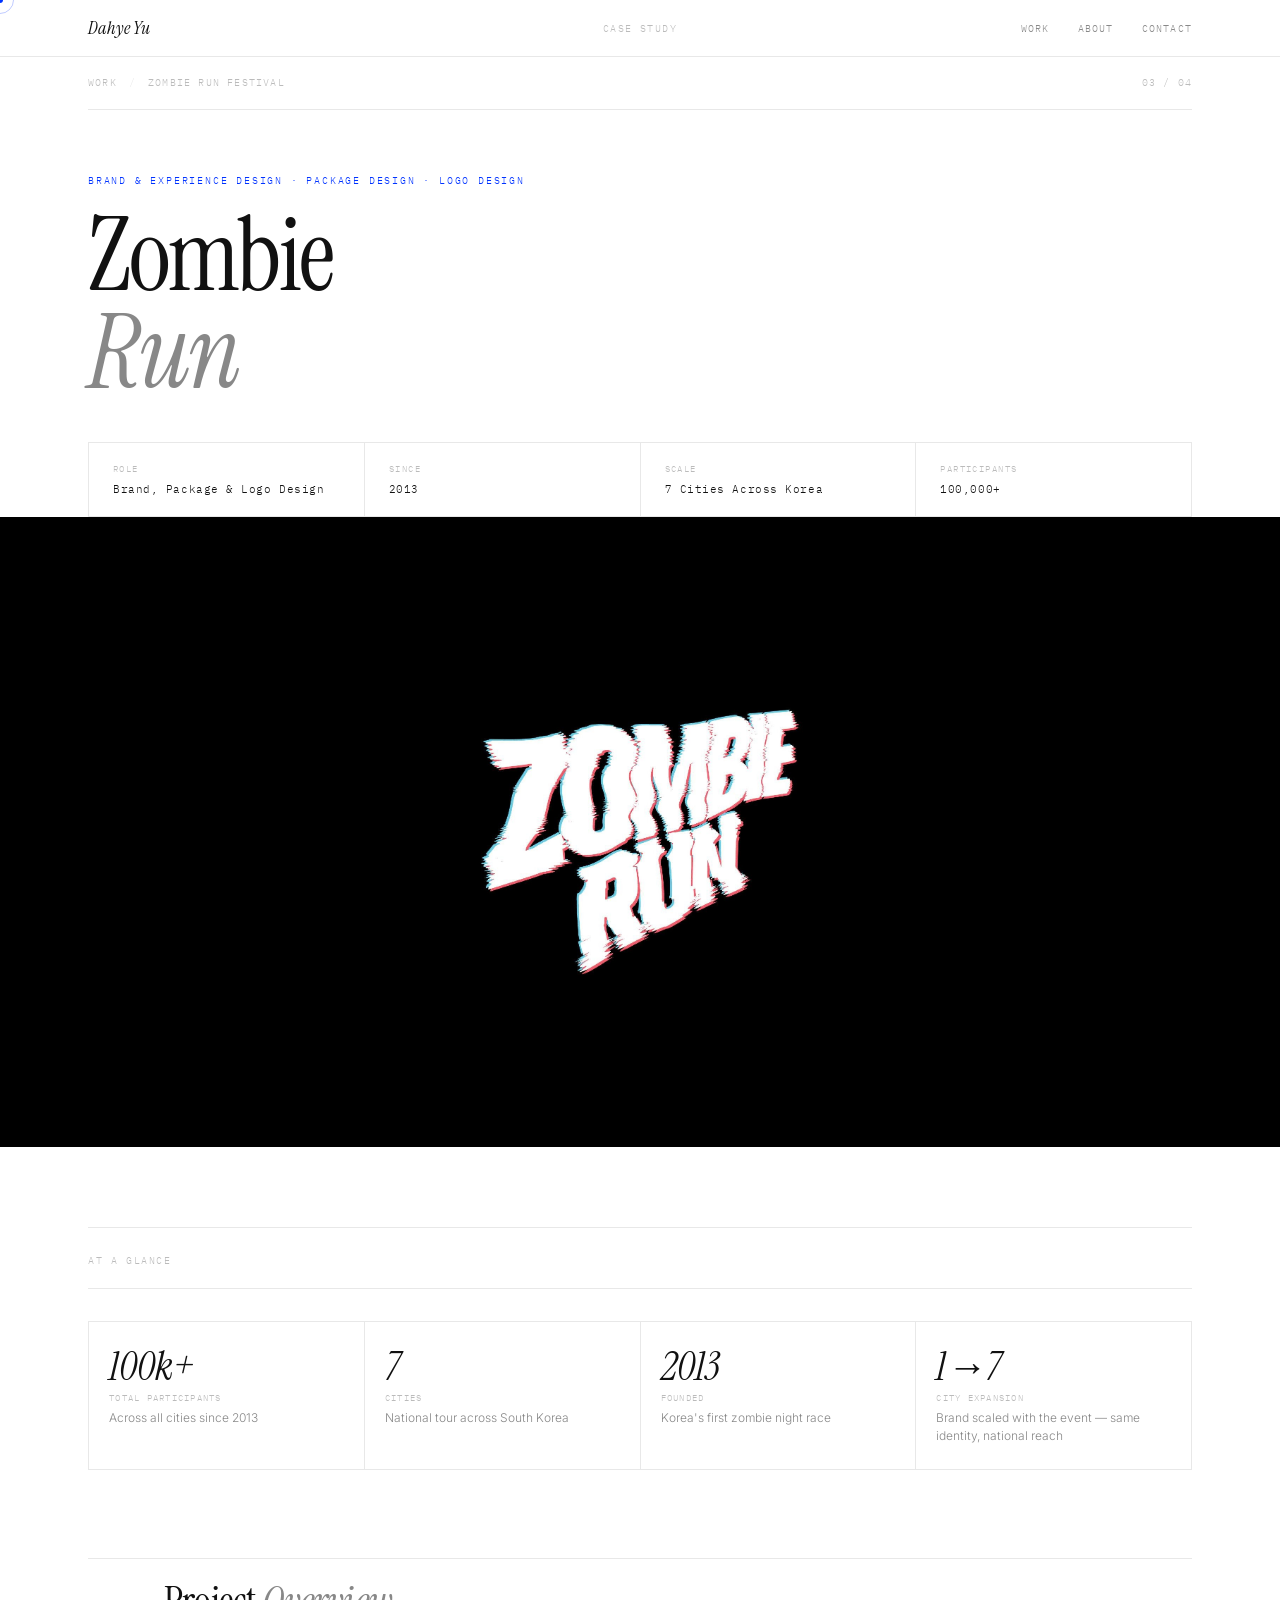
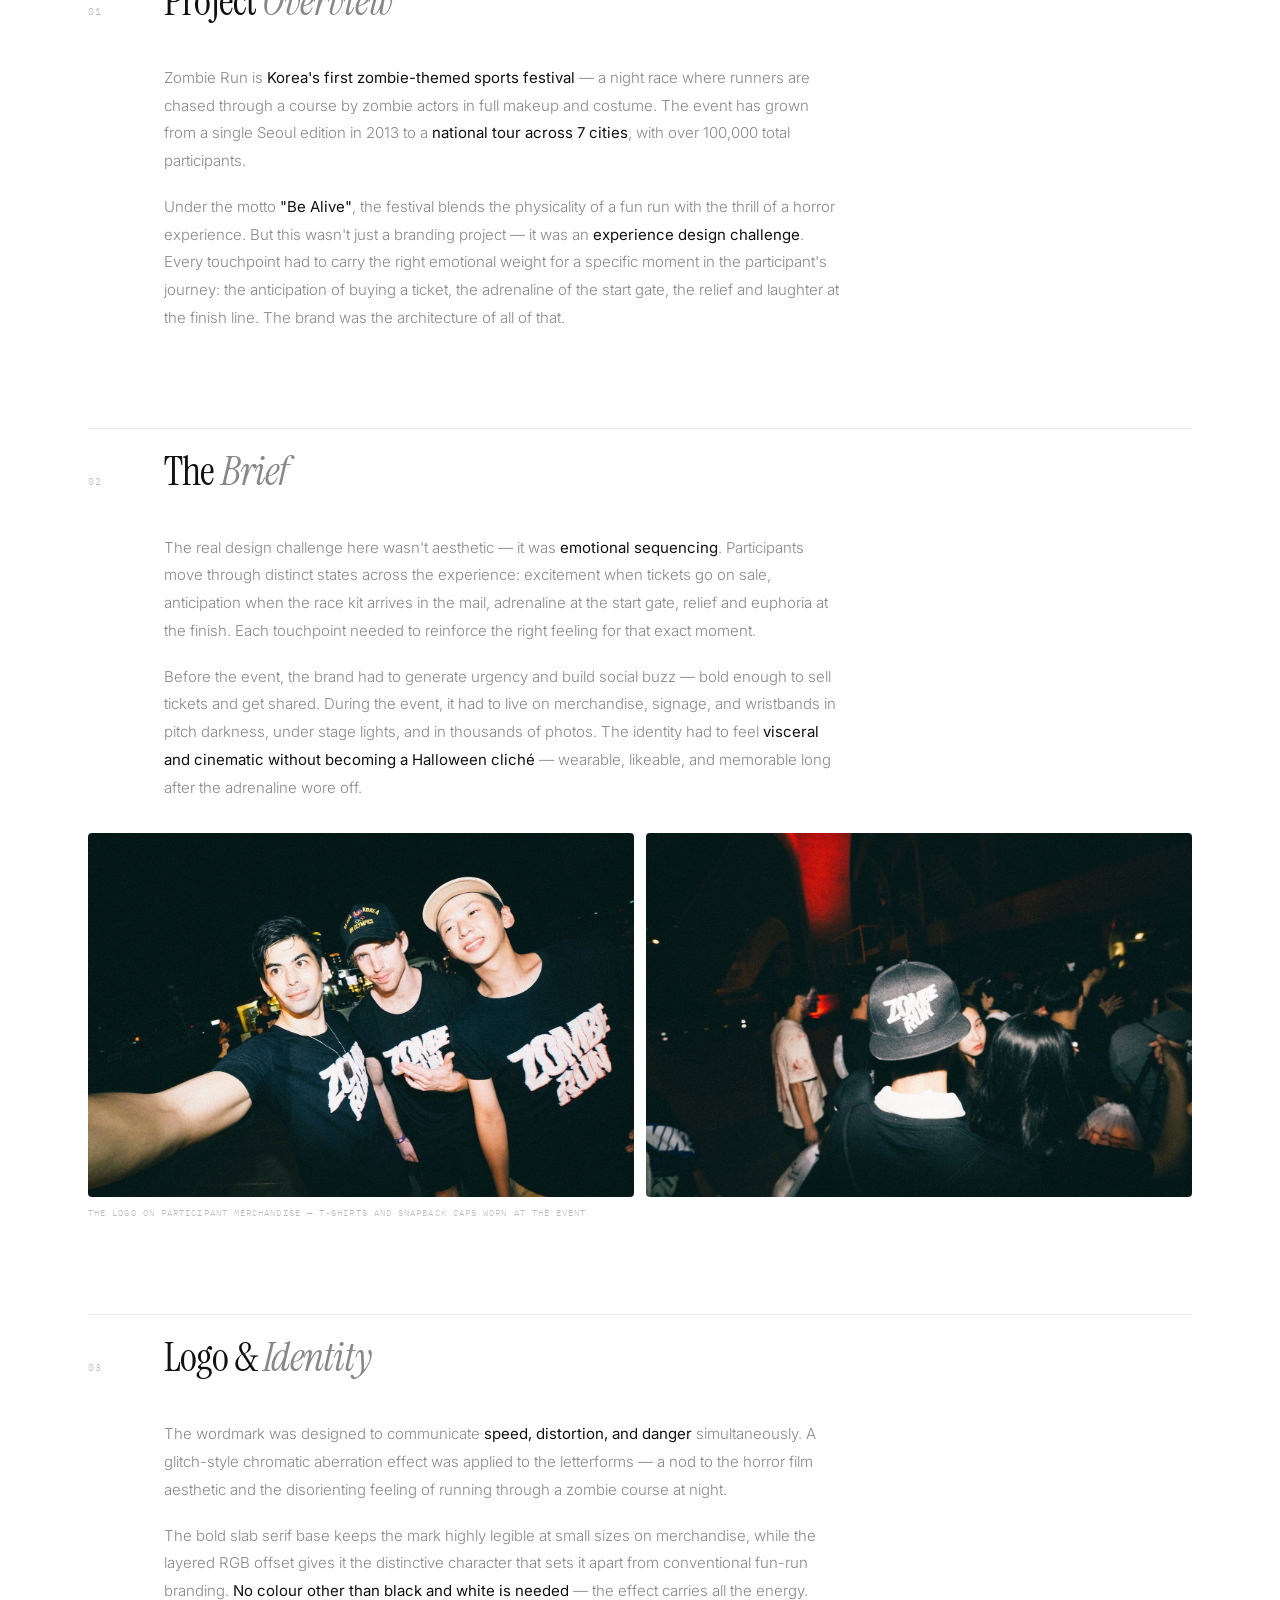
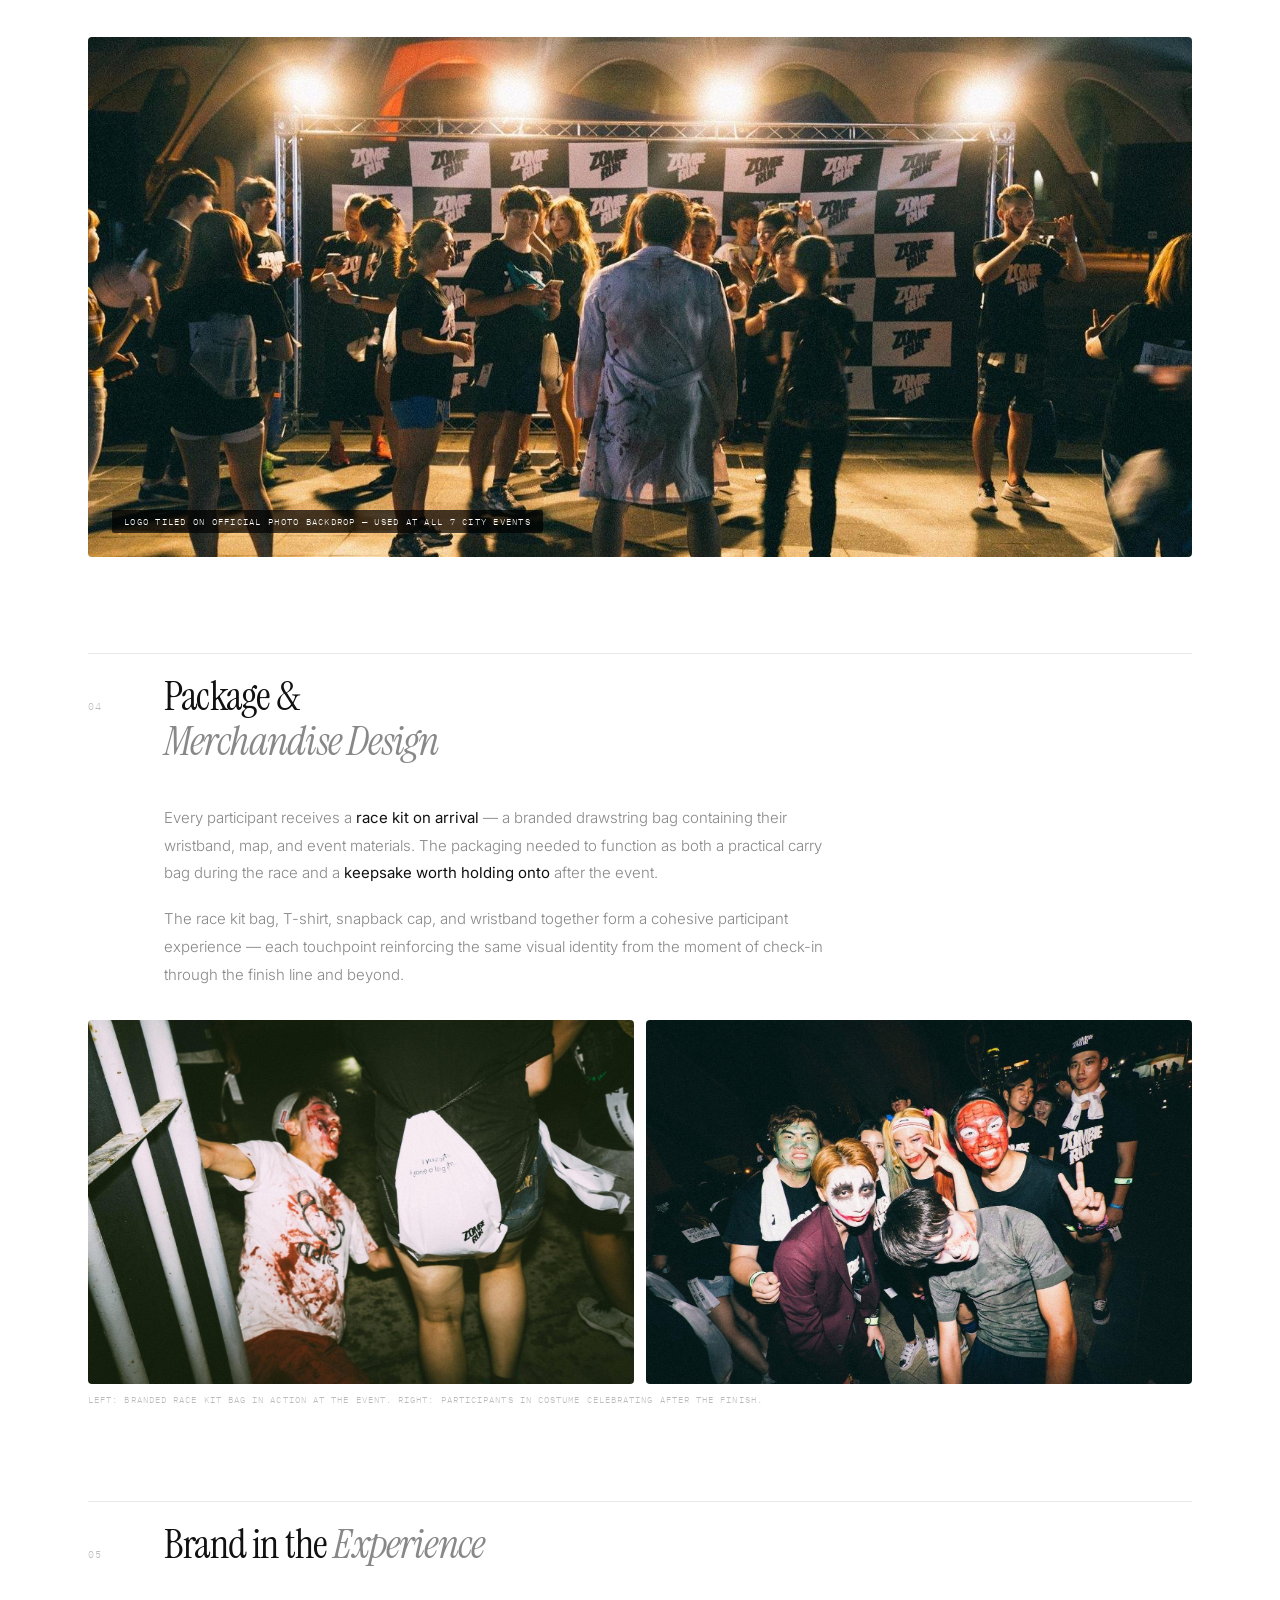
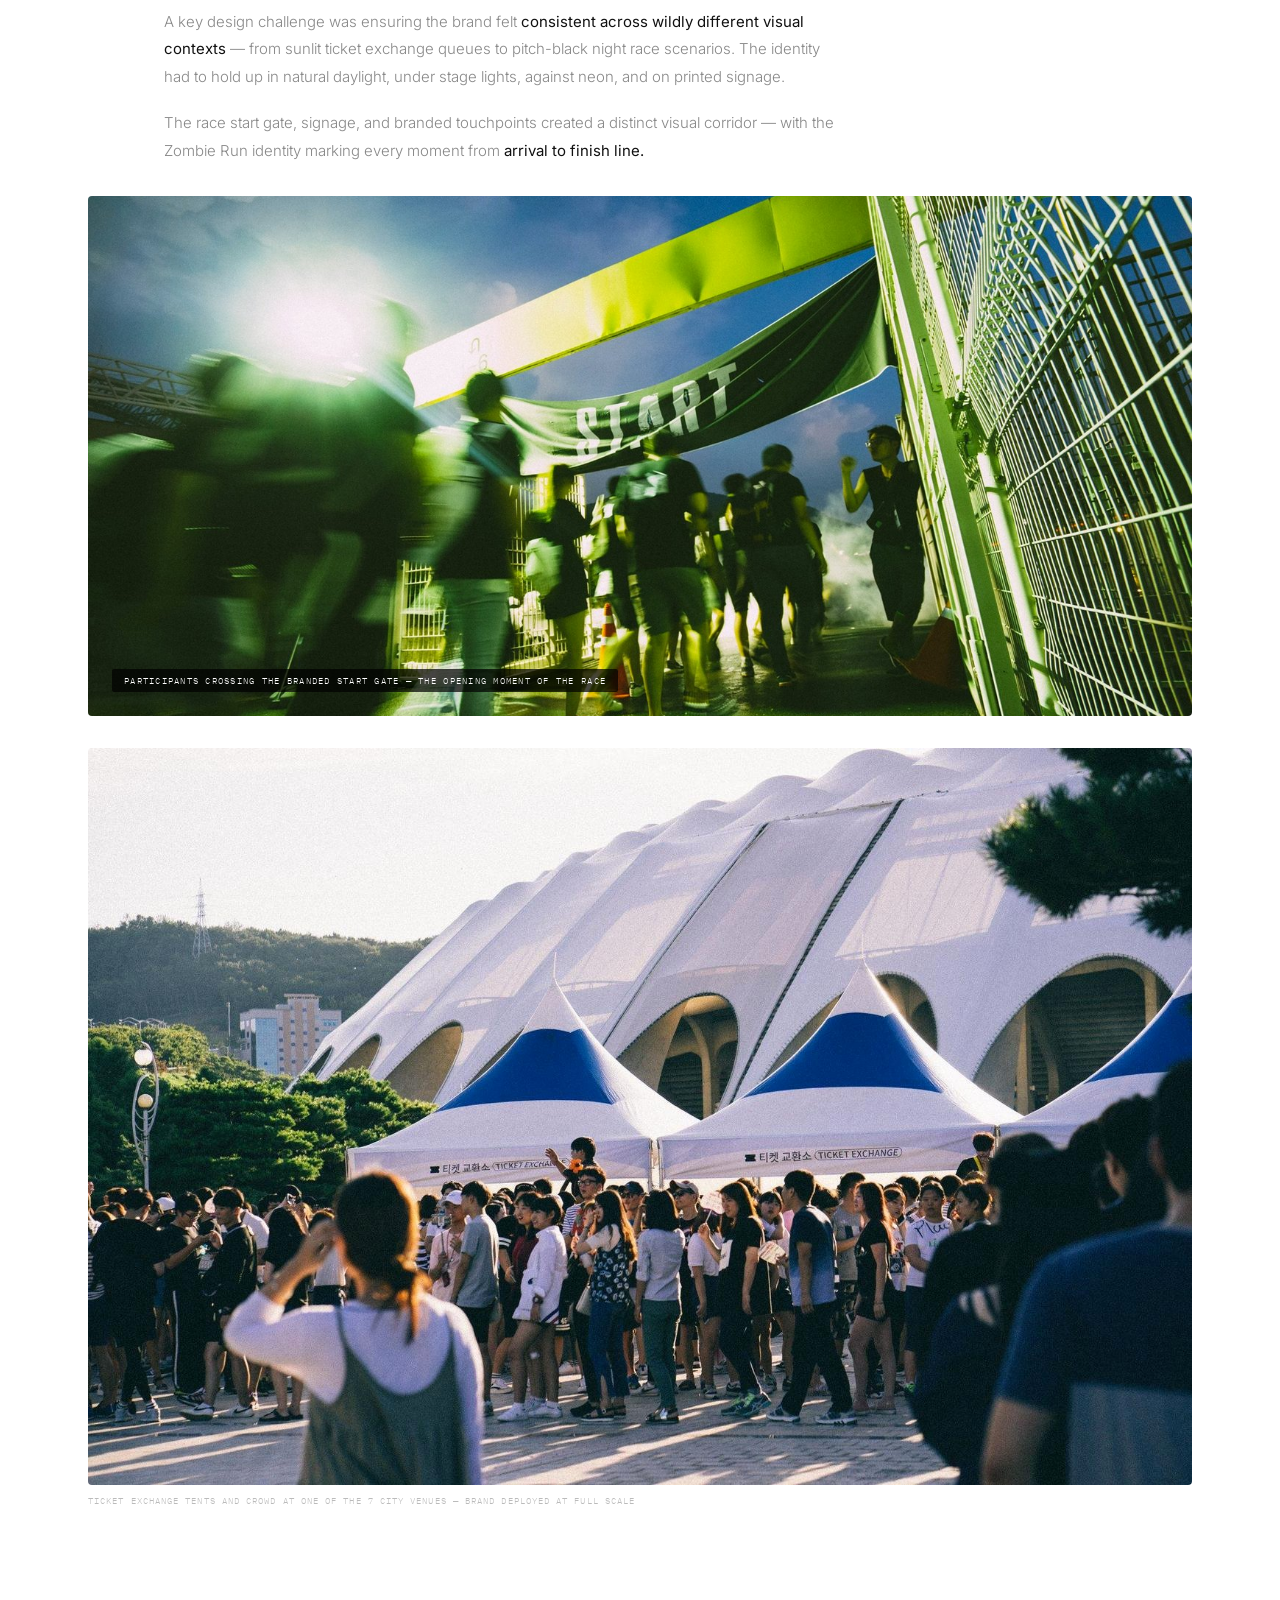
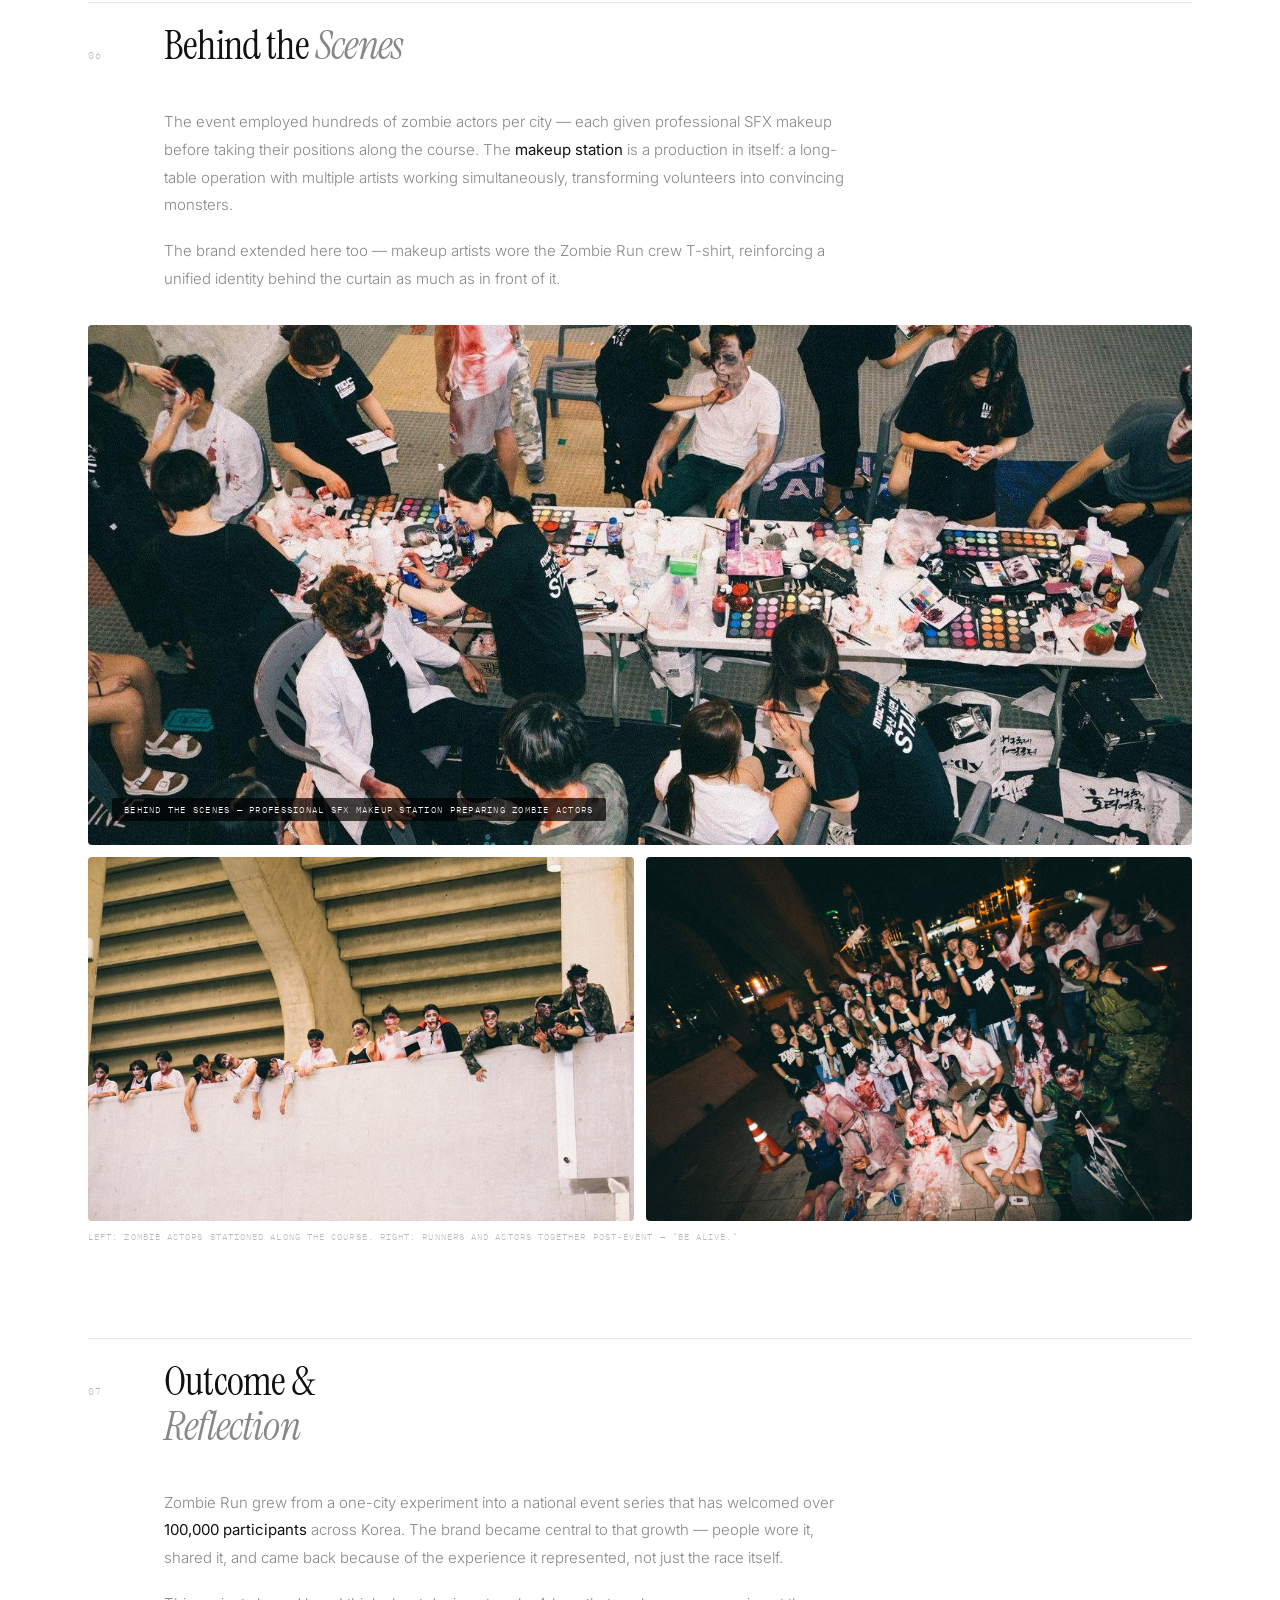
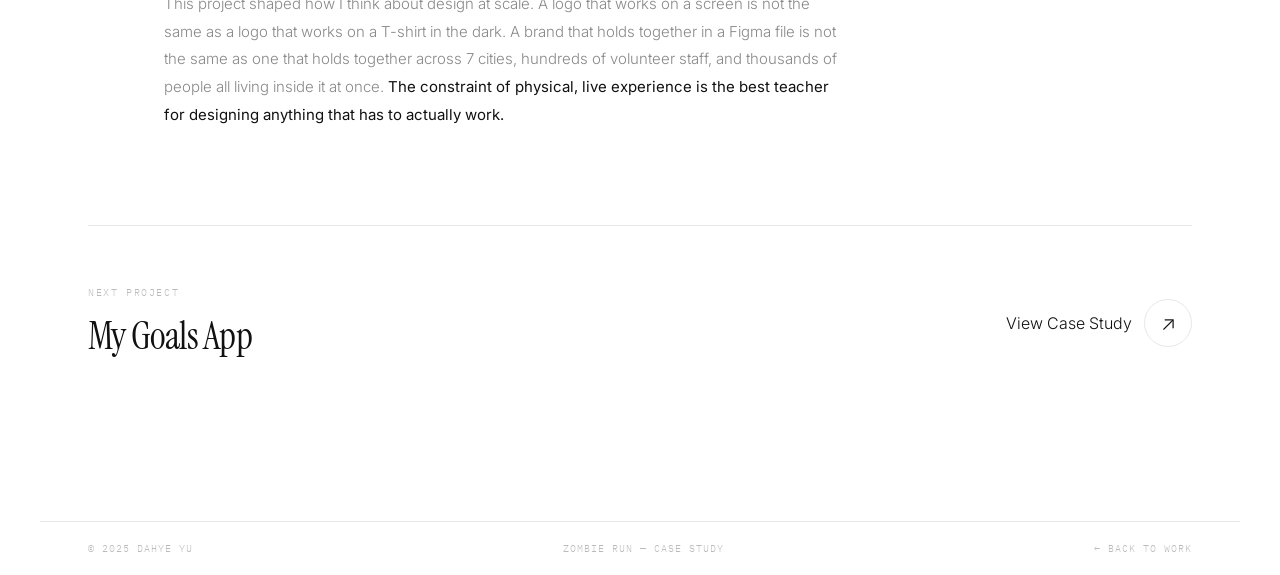
<file: zombie-run.html>
<!DOCTYPE html>
<html lang="en">
<head>
<meta charset="UTF-8">
<meta name="viewport" content="width=device-width, initial-scale=1.0">
<title>Zombie Run Festival — Dahye Yu</title>
<link rel="preconnect" href="https://fonts.googleapis.com">
<link href="https://fonts.googleapis.com/css2?family=Instrument+Serif:ital@0;1&family=Inter:wght@300;400;500&family=IBM+Plex+Mono:wght@300;400&display=swap" rel="stylesheet">
<style>
:root{--bg:#ffffff;--ink:#111111;--ink2:#888888;--ink3:#bbbbbb;--rule:#e8e8e8;--hover:#f5f5f5;--accent:#0033ff;}
*,*::before,*::after{box-sizing:border-box;margin:0;padding:0;}
html{scroll-behavior:smooth;}
body{background:var(--bg);color:var(--ink);font-family:'Inter',sans-serif;font-weight:300;overflow-x:hidden;-webkit-font-smoothing:antialiased;}
.cur{position:fixed;width:6px;height:6px;background:var(--accent);border-radius:50%;pointer-events:none;z-index:9999;transform:translate(-50%,-50%);}
.cur-ring{position:fixed;width:28px;height:28px;border:1px solid rgba(0,51,255,.25);border-radius:50%;pointer-events:none;z-index:9998;transform:translate(-50%,-50%);transition:width .35s cubic-bezier(.16,1,.3,1),height .35s,border-color .25s;}
body:has(a:hover) .cur-ring{width:48px;height:48px;border-color:rgba(0,51,255,.5);}

nav{position:fixed;top:0;left:0;right:0;z-index:100;border-bottom:1px solid var(--rule);background:rgba(255,255,255,0.94);backdrop-filter:blur(8px);}
.nav-inner{max-width:1200px;margin:0 auto;padding:0 48px;height:56px;display:grid;grid-template-columns:1fr auto 1fr;align-items:center;}
.nav-logo{font-family:'Instrument Serif',serif;font-style:italic;font-size:18px;color:var(--ink);text-decoration:none;}
.nav-center{font-family:'IBM Plex Mono',monospace;font-size:10px;letter-spacing:0.14em;text-transform:uppercase;color:var(--ink3);}
.nav-right{display:flex;justify-content:flex-end;gap:28px;}
.nav-right a{font-family:'IBM Plex Mono',monospace;font-size:10px;letter-spacing:0.12em;text-transform:uppercase;color:var(--ink2);text-decoration:none;transition:color .15s;}
.nav-right a:hover{color:var(--ink);}

.wrap{max-width:1200px;margin:0 auto;padding:0 48px;}

/* HERO — dark cover using logo */
.cs-hero{padding-top:56px;}
.cs-breadcrumb{padding:20px 0;border-bottom:1px solid var(--rule);display:flex;justify-content:space-between;align-items:center;}
.cs-breadcrumb-left{display:flex;align-items:center;gap:12px;font-family:'IBM Plex Mono',monospace;font-size:10px;letter-spacing:0.12em;text-transform:uppercase;color:var(--ink3);}
.cs-breadcrumb-left a{color:var(--ink3);text-decoration:none;transition:color .15s;}
.cs-breadcrumb-left a:hover{color:var(--ink);}
.sep{color:var(--rule);}
.cs-breadcrumb-right{font-family:'IBM Plex Mono',monospace;font-size:10px;letter-spacing:0.12em;text-transform:uppercase;color:var(--ink3);}

.cs-title-block{padding:64px 0 0;}
.cs-overline{font-family:'IBM Plex Mono',monospace;font-size:10px;letter-spacing:0.18em;text-transform:uppercase;color:var(--accent);margin-bottom:20px;}
.cs-title{font-family:'Instrument Serif',serif;font-size:clamp(52px,8vw,104px);font-weight:400;line-height:.95;letter-spacing:-0.03em;margin-bottom:40px;}
.cs-title em{font-style:italic;color:var(--ink2);}
.cs-meta-row{display:grid;grid-template-columns:repeat(4,1fr);border-top:1px solid var(--rule);border-left:1px solid var(--rule);}
.cs-meta-cell{border-right:1px solid var(--rule);border-bottom:1px solid var(--rule);padding:20px 24px;}
.cs-meta-label{font-family:'IBM Plex Mono',monospace;font-size:9px;letter-spacing:0.16em;text-transform:uppercase;color:var(--ink3);margin-bottom:8px;}
.cs-meta-value{font-family:'IBM Plex Mono',monospace;font-size:11px;letter-spacing:0.05em;color:var(--ink);}

/* COVER — black for logo pop */
.cs-cover{background:#000;overflow:hidden;display:flex;align-items:center;justify-content:center;min-height:480px;}
.cs-cover img{width:60%;max-width:600px;display:block;padding:80px 0;}

/* BODY */
.cs-body{padding:80px 0;}
.cs-section{margin-bottom:96px;}
.cs-section-header{border-top:1px solid var(--rule);padding:20px 0 40px;display:flex;gap:40px;align-items:baseline;}
.cs-num{font-family:'IBM Plex Mono',monospace;font-size:10px;letter-spacing:0.12em;color:var(--ink3);flex-shrink:0;width:36px;}
.cs-section-title{font-family:'Instrument Serif',serif;font-size:clamp(26px,3.2vw,42px);font-weight:400;letter-spacing:-0.02em;line-height:1.1;}
.cs-section-title em{font-style:italic;color:var(--ink2);}

.cs-2col{display:grid;grid-template-columns:36px 1fr;gap:0 40px;}
.cs-col{grid-column:2;}
.body-text{font-size:15px;line-height:1.85;color:var(--ink2);max-width:680px;}
.body-text+.body-text{margin-top:18px;}
.body-text strong{color:var(--ink);font-weight:400;}

/* STAT ROW */
.stat-bar{display:grid;grid-template-columns:repeat(4,1fr);border-left:1px solid var(--rule);margin-top:32px;}
.stat-cell{border-right:1px solid var(--rule);border-top:1px solid var(--rule);border-bottom:1px solid var(--rule);padding:24px 20px;}
.stat-num{font-family:'Instrument Serif',serif;font-size:40px;font-style:italic;color:var(--ink);line-height:1;margin-bottom:6px;}
.stat-label{font-family:'IBM Plex Mono',monospace;font-size:9px;letter-spacing:0.14em;text-transform:uppercase;color:var(--ink3);}
.stat-note{font-size:12px;color:var(--ink2);margin-top:6px;line-height:1.5;}

/* IMAGES */
.img-full{width:100%;display:block;border-radius:4px;margin-top:32px;}
.img-full-border{width:100%;display:block;border:1px solid var(--rule);border-radius:4px;margin-top:32px;}
.img-2col{display:grid;grid-template-columns:1fr 1fr;gap:12px;margin-top:32px;}
.img-2col img{width:100%;display:block;border-radius:4px;object-fit:cover;}
.img-3col{display:grid;grid-template-columns:1fr 1fr 1fr;gap:12px;margin-top:32px;}
.img-3col img{width:100%;display:block;border-radius:4px;object-fit:cover;aspect-ratio:4/3;}
.img-caption{font-family:'IBM Plex Mono',monospace;font-size:9px;letter-spacing:0.12em;text-transform:uppercase;color:var(--ink3);margin-top:10px;}

/* ROLE CHIPS */
.role-grid{display:grid;grid-template-columns:repeat(3,1fr);border-left:1px solid var(--rule);margin-top:32px;}
.role-card{border-right:1px solid var(--rule);border-top:1px solid var(--rule);border-bottom:1px solid var(--rule);padding:28px 24px;transition:background .2s;}
.role-card:hover{background:var(--hover);}
.role-icon{font-size:22px;margin-bottom:14px;}
.role-title{font-family:'Instrument Serif',serif;font-size:17px;font-style:italic;margin-bottom:8px;}
.role-desc{font-size:12px;line-height:1.65;color:var(--ink2);}

/* FULL BLEED PHOTO with overlay text */
.photo-callout{position:relative;margin-top:32px;border-radius:4px;overflow:hidden;}
.photo-callout img{width:100%;display:block;max-height:520px;object-fit:cover;}
.photo-callout-label{position:absolute;bottom:24px;left:24px;background:rgba(0,0,0,.7);color:#fff;font-family:'IBM Plex Mono',monospace;font-size:9px;letter-spacing:0.14em;text-transform:uppercase;padding:6px 12px;border-radius:2px;}

/* NEXT */
.cs-next{border-top:1px solid var(--rule);padding:60px 0 80px;display:flex;justify-content:space-between;align-items:center;}
.cs-next-label{font-family:'IBM Plex Mono',monospace;font-size:10px;letter-spacing:0.16em;text-transform:uppercase;color:var(--ink3);margin-bottom:12px;}
.cs-next-title{font-family:'Instrument Serif',serif;font-size:clamp(28px,3vw,44px);font-weight:400;letter-spacing:-0.02em;}
.cs-next-link{display:flex;align-items:center;gap:12px;text-decoration:none;color:var(--ink);transition:color .2s;}
.cs-next-link:hover{color:var(--accent);}
.cs-next-arrow{width:48px;height:48px;border:1px solid var(--rule);border-radius:50%;display:flex;align-items:center;justify-content:center;font-size:20px;transition:border-color .2s,background .2s,color .2s,transform .3s cubic-bezier(.16,1,.3,1);}
.cs-next-link:hover .cs-next-arrow{border-color:var(--accent);background:var(--accent);color:#fff;transform:rotate(-45deg);}

footer{border-top:1px solid var(--rule);max-width:1200px;margin:0 auto;padding:20px 48px;display:flex;justify-content:space-between;align-items:center;}
footer span{font-family:'IBM Plex Mono',monospace;font-size:10px;letter-spacing:0.1em;text-transform:uppercase;color:var(--ink3);}

.reveal{opacity:0;transform:translateY(20px);transition:opacity .65s ease,transform .65s cubic-bezier(.16,1,.3,1);}
.reveal.in{opacity:1;transform:none;}
@keyframes fadeUp{from{opacity:0;transform:translateY(24px)}to{opacity:1;transform:none}}

@media(max-width:768px){
  .nav-inner,.wrap{padding:0 20px;}.nav-center{display:none;}
  .cs-meta-row{grid-template-columns:1fr 1fr;}.cs-2col{grid-template-columns:1fr;}.cs-col{grid-column:1;}
  .stat-bar{grid-template-columns:1fr 1fr;}.role-grid{grid-template-columns:1fr;}
  .img-2col,.img-3col{grid-template-columns:1fr;}
  .cs-cover img{width:90%;}
  .cs-next{flex-direction:column;align-items:flex-start;gap:32px;}
  footer{flex-direction:column;gap:8px;text-align:center;padding:20px;}
}
</style>
</head>
<body>
<div class="cur" id="cur"></div>
<div class="cur-ring" id="cur-ring"></div>

<nav>
  <div class="nav-inner">
    <a href="index.html" class="nav-logo">Dahye Yu</a>
    <span class="nav-center">Case Study</span>
    <div class="nav-right">
      <a href="index.html#work">Work</a>
      <a href="about.html">About</a>
      <a href="contact.html">Contact</a>
    </div>
  </div>
</nav>

<!-- HERO -->
<section class="cs-hero">
  <div class="wrap">
    <div class="cs-breadcrumb">
      <div class="cs-breadcrumb-left"><a href="index.html">Work</a><span class="sep">/</span><span>Zombie Run Festival</span></div>
      <span class="cs-breadcrumb-right">03 / 04</span>
    </div>
    <div class="cs-title-block" style="opacity:0;animation:fadeUp .9s ease .1s forwards;">
      <div class="cs-overline">Brand & Experience Design · Package Design · Logo Design</div>
      <h1 class="cs-title">Zombie<br><em>Run</em></h1>
      <div class="cs-meta-row">
        <div class="cs-meta-cell"><div class="cs-meta-label">Role</div><div class="cs-meta-value">Brand, Package & Logo Design</div></div>
        <div class="cs-meta-cell"><div class="cs-meta-label">Since</div><div class="cs-meta-value">2013</div></div>
        <div class="cs-meta-cell"><div class="cs-meta-label">Scale</div><div class="cs-meta-value">7 Cities Across Korea</div></div>
        <div class="cs-meta-cell"><div class="cs-meta-label">Participants</div><div class="cs-meta-value">100,000+</div></div>
      </div>
    </div>
  </div>
  <!-- Black cover for logo impact -->
  <div class="cs-cover">
    <img src="images/zombie-logo.png" alt="Zombie Run — Logo">
  </div>
</section>

<!-- BODY -->
<div class="wrap">
<div class="cs-body">

  <!-- AT A GLANCE -->
  <div class="reveal" style="margin-bottom:88px;">
    <div style="padding:20px 0;border-top:1px solid var(--rule);border-bottom:1px solid var(--rule);margin-bottom:0;">
      <span style="font-family:'IBM Plex Mono',monospace;font-size:10px;letter-spacing:0.16em;text-transform:uppercase;color:var(--ink3);">At a glance</span>
    </div>
    <div class="stat-bar">
      <div class="stat-cell"><div class="stat-num">100k+</div><div class="stat-label">Total participants</div><div class="stat-note">Across all cities since 2013</div></div>
      <div class="stat-cell"><div class="stat-num">7</div><div class="stat-label">Cities</div><div class="stat-note">National tour across South Korea</div></div>
      <div class="stat-cell"><div class="stat-num">2013</div><div class="stat-label">Founded</div><div class="stat-note">Korea's first zombie night race</div></div>
      <div class="stat-cell"><div class="stat-num">1→7</div><div class="stat-label">City expansion</div><div class="stat-note">Brand scaled with the event — same identity, national reach</div></div>
    </div>
  </div>

  <!-- 01 OVERVIEW -->
  <div class="cs-section reveal">
    <div class="cs-section-header"><span class="cs-num">01</span><h2 class="cs-section-title">Project <em>Overview</em></h2></div>
    <div class="cs-2col"><div></div><div class="cs-col">
      <p class="body-text">Zombie Run is <strong>Korea's first zombie-themed sports festival</strong> — a night race where runners are chased through a course by zombie actors in full makeup and costume. The event has grown from a single Seoul edition in 2013 to a <strong>national tour across 7 cities</strong>, with over 100,000 total participants.</p>
      <p class="body-text">Under the motto <strong>"Be Alive"</strong>, the festival blends the physicality of a fun run with the thrill of a horror experience. But this wasn't just a branding project — it was an <strong>experience design challenge</strong>. Every touchpoint had to carry the right emotional weight for a specific moment in the participant's journey: the anticipation of buying a ticket, the adrenaline of the start gate, the relief and laughter at the finish line. The brand was the architecture of all of that.</p>
    </div></div>
  </div>

  <!-- 02 BRIEF -->
  <div class="cs-section reveal">
    <div class="cs-section-header"><span class="cs-num">02</span><h2 class="cs-section-title">The <em>Brief</em></h2></div>
    <div class="cs-2col"><div></div><div class="cs-col">
      <p class="body-text">The real design challenge here wasn't aesthetic — it was <strong>emotional sequencing</strong>. Participants move through distinct states across the experience: excitement when tickets go on sale, anticipation when the race kit arrives in the mail, adrenaline at the start gate, relief and euphoria at the finish. Each touchpoint needed to reinforce the right feeling for that exact moment.</p>
      <p class="body-text">Before the event, the brand had to generate urgency and build social buzz — bold enough to sell tickets and get shared. During the event, it had to live on merchandise, signage, and wristbands in pitch darkness, under stage lights, and in thousands of photos. The identity had to feel <strong>visceral and cinematic without becoming a Halloween cliché</strong> — wearable, likeable, and memorable long after the adrenaline wore off.</p>
    </div></div>
    <!-- T-shirts + venue: brand in the wild -->
    <div class="img-2col">
      <img src="images/zombie-tshirt.png" alt="Zombie Run T-shirt — Brand on participants" style="aspect-ratio:3/2;object-fit:cover;">
      <img src="images/zombie-cap.png" alt="Zombie Run Cap — Brand at event" style="aspect-ratio:3/2;object-fit:cover;">
    </div>
    <p class="img-caption">The logo on participant merchandise — T-shirts and snapback caps worn at the event</p>
  </div>

  <!-- 03 LOGO -->
  <div class="cs-section reveal">
    <div class="cs-section-header"><span class="cs-num">03</span><h2 class="cs-section-title">Logo &amp; <em>Identity</em></h2></div>
    <div class="cs-2col"><div></div><div class="cs-col">
      <p class="body-text">The wordmark was designed to communicate <strong>speed, distortion, and danger</strong> simultaneously. A glitch-style chromatic aberration effect was applied to the letterforms — a nod to the horror film aesthetic and the disorienting feeling of running through a zombie course at night.</p>
      <p class="body-text">The bold slab serif base keeps the mark highly legible at small sizes on merchandise, while the layered RGB offset gives it the distinctive character that sets it apart from conventional fun-run branding. <strong>No colour other than black and white is needed</strong> — the effect carries all the energy.</p>
    </div></div>
    <div class="photo-callout">
      <img src="images/zombie-backdrop.png" alt="Zombie Run — Photo Backdrop at Event">
      <span class="photo-callout-label">Logo tiled on official photo backdrop — used at all 7 city events</span>
    </div>
  </div>

  <!-- 04 MERCHANDISE -->
  <div class="cs-section reveal">
    <div class="cs-section-header"><span class="cs-num">04</span><h2 class="cs-section-title">Package &amp;<br><em>Merchandise Design</em></h2></div>
    <div class="cs-2col"><div></div><div class="cs-col">
      <p class="body-text">Every participant receives a <strong>race kit on arrival</strong> — a branded drawstring bag containing their wristband, map, and event materials. The packaging needed to function as both a practical carry bag during the race and a <strong>keepsake worth holding onto</strong> after the event.</p>
      <p class="body-text">The race kit bag, T-shirt, snapback cap, and wristband together form a cohesive participant experience — each touchpoint reinforcing the same visual identity from the moment of check-in through the finish line and beyond.</p>
    </div></div>
    <div class="img-2col">
      <img src="images/zombie-bag.png" alt="Zombie Run — Race Kit Bag" style="aspect-ratio:3/2;object-fit:cover;">
      <img src="images/zombie-participants.png" alt="Zombie Run — Participants with costumes" style="aspect-ratio:3/2;object-fit:cover;">
    </div>
    <p class="img-caption">Left: Branded race kit bag in action at the event. Right: Participants in costume celebrating after the finish.</p>
  </div>

  <!-- 05 EXPERIENCE -->
  <div class="cs-section reveal">
    <div class="cs-section-header"><span class="cs-num">05</span><h2 class="cs-section-title">Brand in the <em>Experience</em></h2></div>
    <div class="cs-2col"><div></div><div class="cs-col">
      <p class="body-text">A key design challenge was ensuring the brand felt <strong>consistent across wildly different visual contexts</strong> — from sunlit ticket exchange queues to pitch-black night race scenarios. The identity had to hold up in natural daylight, under stage lights, against neon, and on printed signage.</p>
      <p class="body-text">The race start gate, signage, and branded touchpoints created a distinct visual corridor — with the Zombie Run identity marking every moment from <strong>arrival to finish line.</strong></p>
    </div></div>
    <!-- START gate + venue crowd -->
    <div class="photo-callout">
      <img src="images/zombie-start.png" alt="Zombie Run — START Gate at Night">
      <span class="photo-callout-label">Participants crossing the branded START gate — the opening moment of the race</span>
    </div>
    <img src="images/zombie-venue.png" class="img-full" alt="Zombie Run — Venue with crowds">
    <p class="img-caption">Ticket exchange tents and crowd at one of the 7 city venues — brand deployed at full scale</p>
  </div>

  <!-- 06 ZOMBIE ACTORS -->
  <div class="cs-section reveal">
    <div class="cs-section-header"><span class="cs-num">06</span><h2 class="cs-section-title">Behind the <em>Scenes</em></h2></div>
    <div class="cs-2col"><div></div><div class="cs-col">
      <p class="body-text">The event employed hundreds of zombie actors per city — each given professional SFX makeup before taking their positions along the course. The <strong>makeup station</strong> is a production in itself: a long-table operation with multiple artists working simultaneously, transforming volunteers into convincing monsters.</p>
      <p class="body-text">The brand extended here too — makeup artists wore the Zombie Run crew T-shirt, reinforcing a unified identity behind the curtain as much as in front of it.</p>
    </div></div>
    <div class="photo-callout">
      <img src="images/zombie-makeup.png" alt="Zombie Run — SFX Makeup Station Behind the Scenes">
      <span class="photo-callout-label">Behind the scenes — professional SFX makeup station preparing zombie actors</span>
    </div>
    <div class="img-2col" style="margin-top:12px;">
      <img src="images/zombie-actors.png" alt="Zombie Run — Zombie actors on balcony" style="aspect-ratio:3/2;object-fit:cover;">
      <img src="images/zombie-group.png" alt="Zombie Run — Group photo runners and zombies" style="aspect-ratio:3/2;object-fit:cover;">
    </div>
    <p class="img-caption">Left: Zombie actors stationed along the course. Right: Runners and actors together post-event — "Be Alive."</p>
  </div>

  <!-- 07 OUTCOME -->
  <div class="cs-section reveal">
    <div class="cs-section-header"><span class="cs-num">07</span><h2 class="cs-section-title">Outcome &amp;<br><em>Reflection</em></h2></div>
    <div class="cs-2col"><div></div><div class="cs-col">
      <p class="body-text">Zombie Run grew from a one-city experiment into a national event series that has welcomed over <strong>100,000 participants</strong> across Korea. The brand became central to that growth — people wore it, shared it, and came back because of the experience it represented, not just the race itself.</p>
      <p class="body-text">This project shaped how I think about design at scale. A logo that works on a screen is not the same as a logo that works on a T-shirt in the dark. A brand that holds together in a Figma file is not the same as one that holds together across 7 cities, hundreds of volunteer staff, and thousands of people all living inside it at once. <strong>The constraint of physical, live experience is the best teacher for designing anything that has to actually work.</strong></p>
    </div></div>
  </div>

  <!-- NEXT -->
  <div class="cs-next reveal">
    <div>
      <div class="cs-next-label">Next Project</div>
      <div class="cs-next-title">My Goals App</div>
    </div>
    <a href="mygoals.html" class="cs-next-link">View Case Study <span class="cs-next-arrow">↗</span></a>
  </div>

</div>
</div>

<footer>
  <span>© 2025 Dahye Yu</span>
  <span>Zombie Run — Case Study</span>
  <span><a href="index.html" style="color:var(--ink3);text-decoration:none;">← Back to Work</a></span>
</footer>

<script>
const cur=document.getElementById('cur'),ring=document.getElementById('cur-ring');
let mx=0,my=0,rx=0,ry=0;
document.addEventListener('mousemove',e=>{mx=e.clientX;my=e.clientY;cur.style.left=mx+'px';cur.style.top=my+'px';});
(function loop(){rx+=(mx-rx)*.11;ry+=(my-ry)*.11;ring.style.left=rx+'px';ring.style.top=ry+'px';requestAnimationFrame(loop);})();
const io=new IntersectionObserver(es=>es.forEach((e,i)=>{if(e.isIntersecting)setTimeout(()=>e.target.classList.add('in'),i*70);}),{threshold:.08});
document.querySelectorAll('.reveal').forEach(el=>io.observe(el));
</script>
</body>
</html>
</file>
